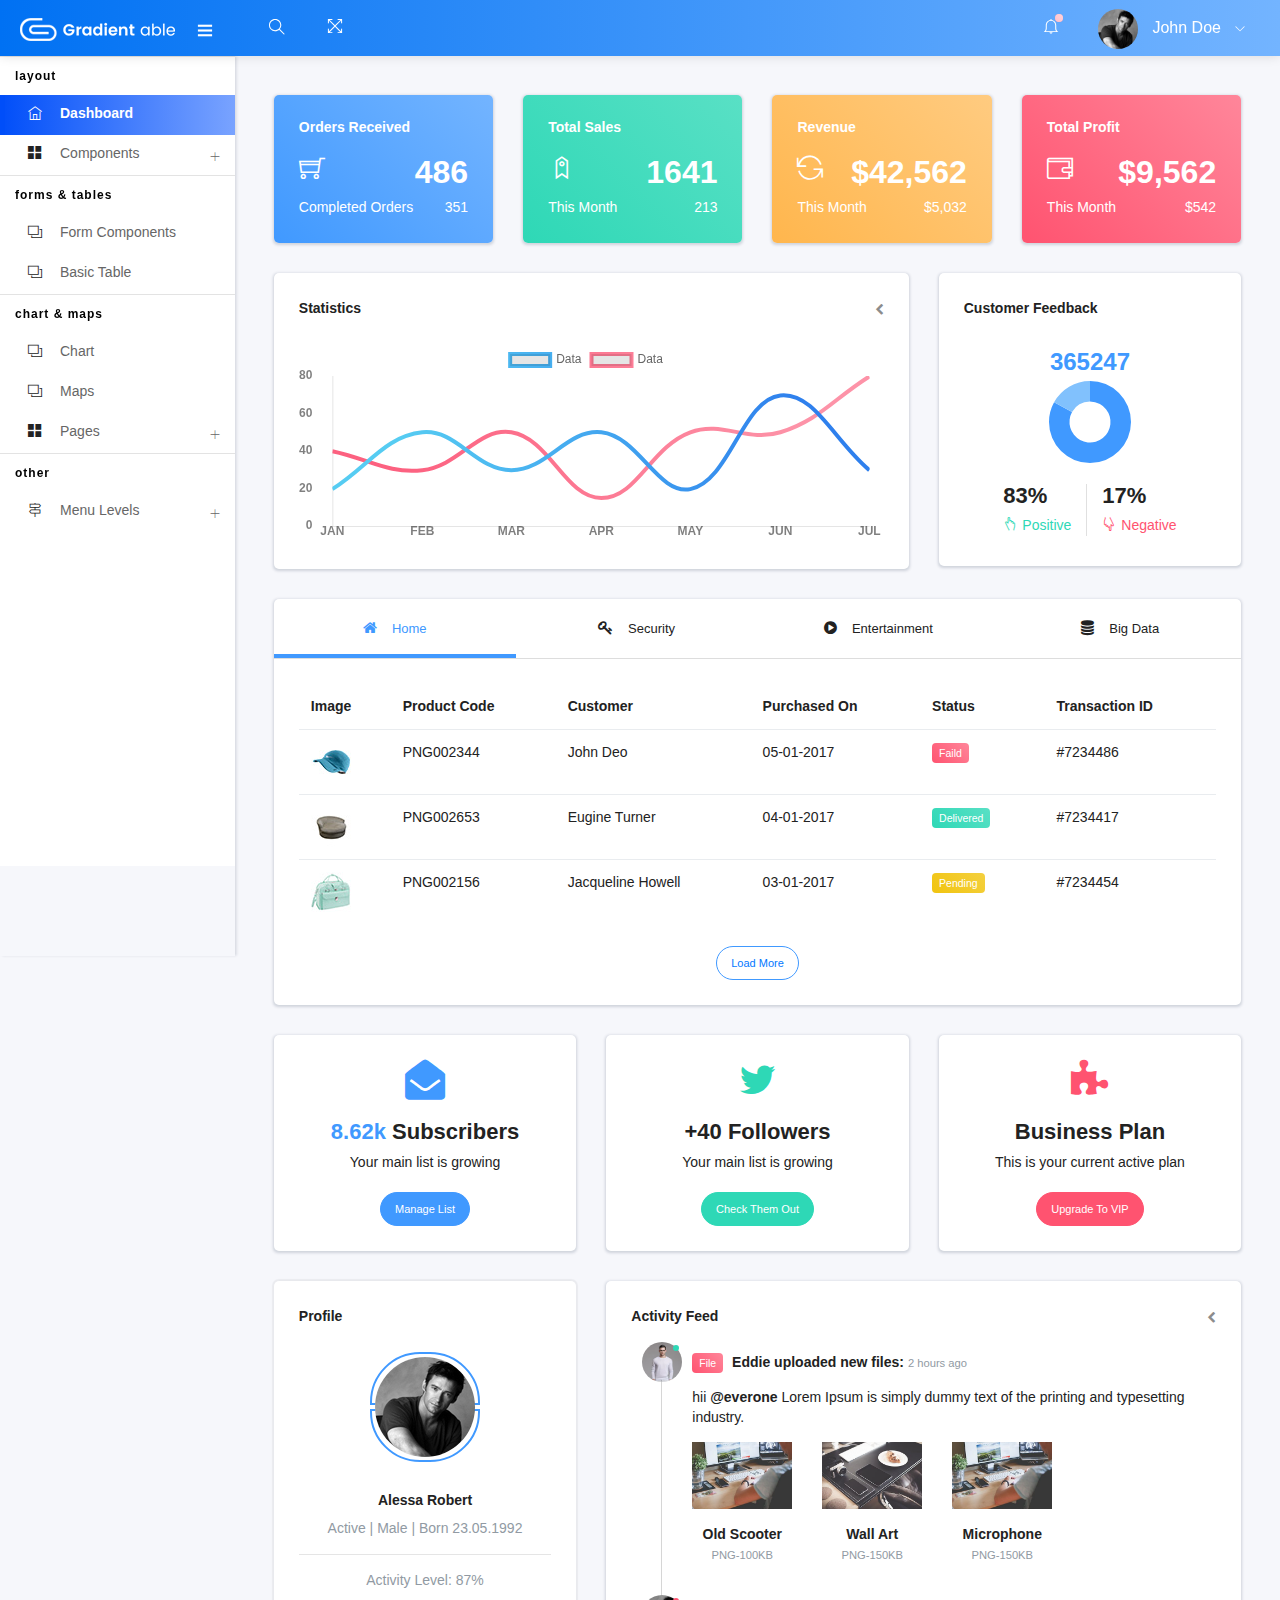
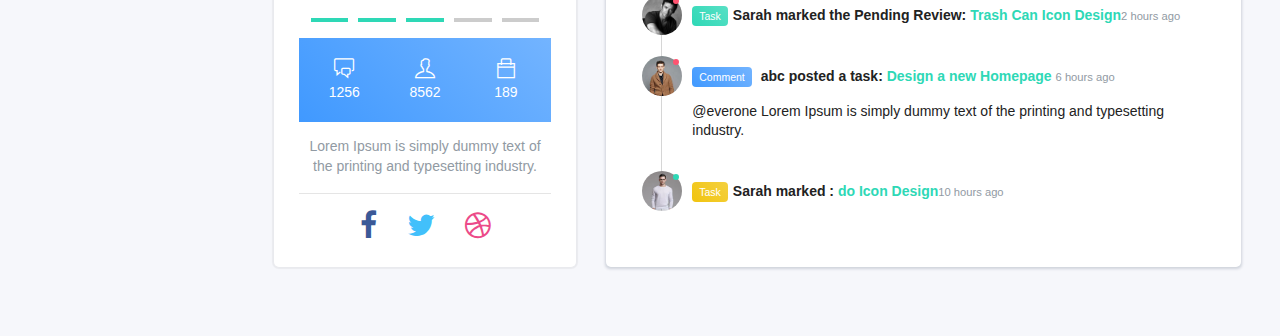
<file: main/jQuery/gradient-able-bsp4-lite/index.html>
<!DOCTYPE html>
<html lang="en">

<head>
    <title>Gradient Able bootstrap admin template by codedthemes </title>
    <!-- HTML5 Shim and Respond.js IE9 support of HTML5 elements and media queries -->
    <!-- WARNING: Respond.js doesn't work if you view the page via file:// -->
    <!--[if lt IE 9]>
      <script src="https://oss.maxcdn.com/libs/html5shiv/3.7.0/html5shiv.js"></script>
      <script src="https://oss.maxcdn.com/libs/respond.js/1.4.2/respond.min.js"></script>
      <![endif]-->
      <!-- Meta -->
      <meta charset="utf-8">
      <meta name="viewport" content="width=device-width, initial-scale=1.0, user-scalable=0, minimal-ui">
      <meta http-equiv="X-UA-Compatible" content="IE=edge" />
      <meta name="description" content="Gradient Able Bootstrap admin template made using Bootstrap 4. The starter version of Gradient Able is completely free for personal project." />
      <meta name="keywords" content="free dashboard template, free admin, free bootstrap template, bootstrap admin template, admin theme, admin dashboard, dashboard template, admin template, responsive" />
      <meta name="author" content="codedthemes">
      <!-- Favicon icon -->
      <link rel="icon" href="assets/images/favicon.ico" type="image/x-icon">
      <!-- Google font-->
      <link href="https://fonts.googleapis.com/css?family=Open+Sans:400,600" rel="stylesheet">
      <!-- Required Fremwork -->
      <link rel="stylesheet" type="text/css" href="assets/css/bootstrap/css/bootstrap.min.css">
      <!-- themify-icons line icon -->
      <link rel="stylesheet" type="text/css" href="assets/icon/themify-icons/themify-icons.css">
	  <link rel="stylesheet" type="text/css" href="assets/icon/font-awesome/css/font-awesome.min.css">
      <!-- ico font -->
      <link rel="stylesheet" type="text/css" href="assets/icon/icofont/css/icofont.css">
      <!-- Style.css -->
      <link rel="stylesheet" type="text/css" href="assets/css/style.css">
      <link rel="stylesheet" type="text/css" href="assets/css/jquery.mCustomScrollbar.css">
  </head>

  <body>
  <body>
	  <div class="fixed-button">
		<a href="https://codedthemes.com/item/gradient-able-admin-template" target="_blank" class="btn btn-md btn-primary">
			<i class="fa fa-shopping-cart" aria-hidden="true"></i> Upgrade To Pro
		</a>
	  </div>
       <!-- Pre-loader start -->
    <div class="theme-loader">
        <div class="loader-track">
            <div class="loader-bar"></div>
        </div>
    </div>
    <!-- Pre-loader end -->
    <div id="pcoded" class="pcoded">
        <div class="pcoded-overlay-box"></div>
        <div class="pcoded-container navbar-wrapper">

            <nav class="navbar header-navbar pcoded-header">
               <div class="navbar-wrapper">
                   <div class="navbar-logo">
                       <a class="mobile-menu" id="mobile-collapse" href="#!">
                           <i class="ti-menu"></i>
                       </a>
                       <div class="mobile-search">
                           <div class="header-search">
                               <div class="main-search morphsearch-search">
                                   <div class="input-group">
                                       <span class="input-group-addon search-close"><i class="ti-close"></i></span>
                                       <input type="text" class="form-control" placeholder="Enter Keyword">
                                       <span class="input-group-addon search-btn"><i class="ti-search"></i></span>
                                   </div>
                               </div>
                           </div>
                       </div>
                       <a href="index.html">
                           <img class="img-fluid" src="assets/images/logo.png" alt="Theme-Logo" />
                       </a>
                       <a class="mobile-options">
                           <i class="ti-more"></i>
                       </a>
                   </div>

                   <div class="navbar-container container-fluid">
                       <ul class="nav-left">
                           <li>
                               <div class="sidebar_toggle"><a href="javascript:void(0)"><i class="ti-menu"></i></a></div>
                           </li>
                           <li class="header-search">
                               <div class="main-search morphsearch-search">
                                   <div class="input-group">
                                       <span class="input-group-addon search-close"><i class="ti-close"></i></span>
                                       <input type="text" class="form-control">
                                       <span class="input-group-addon search-btn"><i class="ti-search"></i></span>
                                   </div>
                               </div>
                           </li>
                           <li>
                               <a href="#!" onclick="javascript:toggleFullScreen()">
                                   <i class="ti-fullscreen"></i>
                               </a>
                           </li>
                       </ul>
                       <ul class="nav-right">
                           <li class="header-notification">
                               <a href="#!">
                                   <i class="ti-bell"></i>
                                   <span class="badge bg-c-pink"></span>
                               </a>
                               <ul class="show-notification">
                                   <li>
                                       <h6>Notifications</h6>
                                       <label class="label label-danger">New</label>
                                   </li>
                                   <li>
                                       <div class="media">
                                           <img class="d-flex align-self-center img-radius" src="assets/images/avatar-2.jpg" alt="Generic placeholder image">
                                           <div class="media-body">
                                               <h5 class="notification-user">John Doe</h5>
                                               <p class="notification-msg">Lorem ipsum dolor sit amet, consectetuer elit.</p>
                                               <span class="notification-time">30 minutes ago</span>
                                           </div>
                                       </div>
                                   </li>
                                   <li>
                                       <div class="media">
                                           <img class="d-flex align-self-center img-radius" src="assets/images/avatar-4.jpg" alt="Generic placeholder image">
                                           <div class="media-body">
                                               <h5 class="notification-user">Joseph William</h5>
                                               <p class="notification-msg">Lorem ipsum dolor sit amet, consectetuer elit.</p>
                                               <span class="notification-time">30 minutes ago</span>
                                           </div>
                                       </div>
                                   </li>
                                   <li>
                                       <div class="media">
                                           <img class="d-flex align-self-center img-radius" src="assets/images/avatar-3.jpg" alt="Generic placeholder image">
                                           <div class="media-body">
                                               <h5 class="notification-user">Sara Soudein</h5>
                                               <p class="notification-msg">Lorem ipsum dolor sit amet, consectetuer elit.</p>
                                               <span class="notification-time">30 minutes ago</span>
                                           </div>
                                       </div>
                                   </li>
                               </ul>
                           </li>
                           
                           <li class="user-profile header-notification">
                               <a href="#!">
                                   <img src="assets/images/avatar-4.jpg" class="img-radius" alt="User-Profile-Image">
                                   <span>John Doe</span>
                                   <i class="ti-angle-down"></i>
                               </a>
                               <ul class="show-notification profile-notification">
                                   <li>
                                       <a href="#!">
                                           <i class="ti-settings"></i> Settings
                                       </a>
                                   </li>
                                   <li>
                                       <a href="user-profile.html">
                                           <i class="ti-user"></i> Profile
                                       </a>
                                   </li>
                                   
                                   <li>
                                       <a href="auth-lock-screen.html">
                                           <i class="ti-lock"></i> Lock Screen
                                       </a>
                                   </li>
                                   <li>
                                       <a href="auth-normal-sign-in.html">
                                       <i class="ti-layout-sidebar-left"></i> Logout
                                   </a>
                                   </li>
                               </ul>
                           </li>
                       </ul>
                   </div>
               </div>
           </nav>
            <div class="pcoded-main-container">
                <div class="pcoded-wrapper">
                    <nav class="pcoded-navbar">
                        <div class="sidebar_toggle"><a href="#"><i class="icon-close icons"></i></a></div>
                        <div class="pcoded-inner-navbar main-menu">
                            
                            <div class="pcoded-navigatio-lavel" data-i18n="nav.category.navigation">Layout</div>
                            <ul class="pcoded-item pcoded-left-item">
                                <li class="active">
                                    <a href="index.html">
                                        <span class="pcoded-micon"><i class="ti-home"></i><b>D</b></span>
                                        <span class="pcoded-mtext" data-i18n="nav.dash.main">Dashboard</span>
                                        <span class="pcoded-mcaret"></span>
                                    </a>
                                </li>
                                <li class="pcoded-hasmenu">
                                    <a href="javascript:void(0)">
                                        <span class="pcoded-micon"><i class="ti-layout-grid2-alt"></i></span>
                                        <span class="pcoded-mtext"  data-i18n="nav.basic-components.main">Components</span>
                                        <span class="pcoded-mcaret"></span>
                                    </a>
                                    <ul class="pcoded-submenu">
                                        <li class=" ">
                                            <a href="accordion.html">
                                                <span class="pcoded-micon"><i class="ti-angle-right"></i></span>
                                                <span class="pcoded-mtext" data-i18n="nav.basic-components.alert">Accordion</span>
                                                <span class="pcoded-mcaret"></span>
                                            </a>
                                        </li>
                                        <li class=" ">
                                            <a href="breadcrumb.html">
                                                <span class="pcoded-micon"><i class="ti-angle-right"></i></span>
                                                <span class="pcoded-mtext" data-i18n="nav.basic-components.breadcrumbs">Breadcrumbs</span>
                                                <span class="pcoded-mcaret"></span>
                                            </a>
                                        </li>
                                        <li class=" ">
                                            <a href="button.html">
                                                <span class="pcoded-micon"><i class="ti-angle-right"></i></span>
                                                <span class="pcoded-mtext" data-i18n="nav.basic-components.alert">Button</span>
                                                <span class="pcoded-mcaret"></span>
                                            </a>
                                        </li>
                                        <li class=" ">
                                            <a href="tabs.html">
                                                <span class="pcoded-micon"><i class="ti-angle-right"></i></span>
                                                <span class="pcoded-mtext" data-i18n="nav.basic-components.breadcrumbs">Tabs</span>
                                                <span class="pcoded-mcaret"></span>
                                            </a>
                                        </li>
                                        <li class=" ">
                                            <a href="color.html">
                                                <span class="pcoded-micon"><i class="ti-angle-right"></i></span>
                                                <span class="pcoded-mtext" data-i18n="nav.basic-components.alert">Color</span>
                                                <span class="pcoded-mcaret"></span>
                                            </a>
                                        </li>
                                        <li class=" ">
                                            <a href="label-badge.html">
                                                <span class="pcoded-micon"><i class="ti-angle-right"></i></span>
                                                <span class="pcoded-mtext" data-i18n="nav.basic-components.breadcrumbs">Label Badge</span>
                                                <span class="pcoded-mcaret"></span>
                                            </a>
                                        </li>
                                        <li class=" ">
                                            <a href="tooltip.html">
                                                <span class="pcoded-micon"><i class="ti-angle-right"></i></span>
                                                <span class="pcoded-mtext" data-i18n="nav.basic-components.alert">Tooltip</span>
                                                <span class="pcoded-mcaret"></span>
                                            </a>
                                        </li>
                                        <li class=" ">
                                            <a href="typography.html">
                                                <span class="pcoded-micon"><i class="ti-angle-right"></i></span>
                                                <span class="pcoded-mtext" data-i18n="nav.basic-components.breadcrumbs">Typography</span>
                                                <span class="pcoded-mcaret"></span>
                                            </a>
                                        </li>
                                        <li class=" ">
                                            <a href="notification.html">
                                                <span class="pcoded-micon"><i class="ti-angle-right"></i></span>
                                                <span class="pcoded-mtext" data-i18n="nav.basic-components.alert">Notification</span>
                                                <span class="pcoded-mcaret"></span>
                                            </a>
                                        </li>
                                        <li class=" ">
                                            <a href="icon-themify.html">
                                                <span class="pcoded-micon"><i class="ti-angle-right"></i></span>
                                                <span class="pcoded-mtext" data-i18n="nav.basic-components.breadcrumbs">Themify</span>
                                                <span class="pcoded-mcaret"></span>
                                            </a>
                                        </li>

                                    </ul>
                                </li>
                            </ul>
                            <div class="pcoded-navigatio-lavel" data-i18n="nav.category.forms">Forms &amp; Tables</div>
                            <ul class="pcoded-item pcoded-left-item">
                                <li>
                                    <a href="form-elements-component.html">
                                        <span class="pcoded-micon"><i class="ti-layers"></i><b>FC</b></span>
                                        <span class="pcoded-mtext" data-i18n="nav.form-components.main">Form Components</span>
                                        <span class="pcoded-mcaret"></span>
                                    </a>
                                </li>
                                <li>
                                    <a href="bs-basic-table.html">
                                        <span class="pcoded-micon"><i class="ti-layers"></i><b>FC</b></span>
                                        <span class="pcoded-mtext" data-i18n="nav.form-components.main">Basic Table</span>
                                        <span class="pcoded-mcaret"></span>
                                    </a>
                                </li>

                            </ul>

                            <div class="pcoded-navigatio-lavel" data-i18n="nav.category.forms">Chart &amp; Maps</div>
                            <ul class="pcoded-item pcoded-left-item">
                                <li>
                                    <a href="chart.html">
                                        <span class="pcoded-micon"><i class="ti-layers"></i><b>FC</b></span>
                                        <span class="pcoded-mtext" data-i18n="nav.form-components.main">Chart</span>
                                        <span class="pcoded-mcaret"></span>
                                    </a>
                                </li>
                                <li>
                                    <a href="map-google.html">
                                        <span class="pcoded-micon"><i class="ti-layers"></i><b>FC</b></span>
                                        <span class="pcoded-mtext" data-i18n="nav.form-components.main">Maps</span>
                                        <span class="pcoded-mcaret"></span>
                                    </a>
                                </li>
                                <li class="pcoded-hasmenu">
                                    <a href="javascript:void(0)">
                                        <span class="pcoded-micon"><i class="ti-layout-grid2-alt"></i></span>
                                        <span class="pcoded-mtext"  data-i18n="nav.basic-components.main">Pages</span>
                                        <span class="pcoded-mcaret"></span>
                                    </a>
                                    <ul class="pcoded-submenu">
                                        <li class=" ">
                                            <a href="auth-normal-sign-in.html">
                                                <span class="pcoded-micon"><i class="ti-angle-right"></i></span>
                                                <span class="pcoded-mtext" data-i18n="nav.basic-components.alert">Login</span>
                                                <span class="pcoded-mcaret"></span>
                                            </a>
                                        </li>
                                        <li class=" ">
                                            <a href="auth-sign-up.html">
                                                <span class="pcoded-micon"><i class="ti-angle-right"></i></span>
                                                <span class="pcoded-mtext" data-i18n="nav.basic-components.breadcrumbs">Register</span>
                                                <span class="pcoded-mcaret"></span>
                                            </a>
                                        </li>
                                        <li class=" ">
                                            <a href="sample-page.html">
                                                <span class="pcoded-micon"><i class="ti-angle-right"></i></span>
                                                <span class="pcoded-mtext" data-i18n="nav.basic-components.breadcrumbs">Sample Page</span>
                                                <span class="pcoded-mcaret"></span>
                                            </a>
                                        </li>
                                    </ul>
                                </li>

                            </ul>

                            <div class="pcoded-navigatio-lavel" data-i18n="nav.category.other">Other</div>
                            <ul class="pcoded-item pcoded-left-item">
                                <li class="pcoded-hasmenu ">
                                    <a href="javascript:void(0)">
                                        <span class="pcoded-micon"><i class="ti-direction-alt"></i><b>M</b></span>
                                        <span class="pcoded-mtext" data-i18n="nav.menu-levels.main">Menu Levels</span>
                                        <span class="pcoded-mcaret"></span>
                                    </a>
                                    <ul class="pcoded-submenu">
                                        <li class="">
                                            <a href="javascript:void(0)">
                                                <span class="pcoded-micon"><i class="ti-angle-right"></i></span>
                                                <span class="pcoded-mtext" data-i18n="nav.menu-levels.menu-level-21">Menu Level 2.1</span>
                                                <span class="pcoded-mcaret"></span>
                                            </a>
                                        </li>
                                        <li class="pcoded-hasmenu ">
                                            <a href="javascript:void(0)">
                                                <span class="pcoded-micon"><i class="ti-direction-alt"></i></span>
                                                <span class="pcoded-mtext" data-i18n="nav.menu-levels.menu-level-22.main">Menu Level 2.2</span>
                                                <span class="pcoded-mcaret"></span>
                                            </a>
                                            <ul class="pcoded-submenu">
                                                <li class="">
                                                    <a href="javascript:void(0)">
                                                        <span class="pcoded-micon"><i class="ti-angle-right"></i></span>
                                                        <span class="pcoded-mtext" data-i18n="nav.menu-levels.menu-level-22.menu-level-31">Menu Level 3.1</span>
                                                        <span class="pcoded-mcaret"></span>
                                                    </a>
                                                </li>
                                            </ul>
                                        </li>
                                        <li class="">
                                            <a href="javascript:void(0)">
                                                <span class="pcoded-micon"><i class="ti-angle-right"></i></span>
                                                <span class="pcoded-mtext" data-i18n="nav.menu-levels.menu-level-23">Menu Level 2.3</span>
                                                <span class="pcoded-mcaret"></span>
                                            </a>
                                        </li>

                                    </ul>
                                </li>
                            </ul>
                        </div>
                    </nav>
                    <div class="pcoded-content">
                        <div class="pcoded-inner-content">
                            <div class="main-body">
                                <div class="page-wrapper">

                                    <div class="page-body">
                                      <div class="row">

                                            <!-- order-card start -->
                                            <div class="col-md-6 col-xl-3">
                                                <div class="card bg-c-blue order-card">
                                                    <div class="card-block">
                                                        <h6 class="m-b-20">Orders Received</h6>
                                                        <h2 class="text-right"><i class="ti-shopping-cart f-left"></i><span>486</span></h2>
                                                        <p class="m-b-0">Completed Orders<span class="f-right">351</span></p>
                                                    </div>
                                                </div>
                                            </div>
                                            <div class="col-md-6 col-xl-3">
                                                <div class="card bg-c-green order-card">
                                                    <div class="card-block">
                                                        <h6 class="m-b-20">Total Sales</h6>
                                                        <h2 class="text-right"><i class="ti-tag f-left"></i><span>1641</span></h2>
                                                        <p class="m-b-0">This Month<span class="f-right">213</span></p>
                                                    </div>
                                                </div>
                                            </div>
                                            <div class="col-md-6 col-xl-3">
                                                <div class="card bg-c-yellow order-card">
                                                    <div class="card-block">
                                                        <h6 class="m-b-20">Revenue</h6>
                                                        <h2 class="text-right"><i class="ti-reload f-left"></i><span>$42,562</span></h2>
                                                        <p class="m-b-0">This Month<span class="f-right">$5,032</span></p>
                                                    </div>
                                                </div>
                                            </div>
                                            <div class="col-md-6 col-xl-3">
                                                <div class="card bg-c-pink order-card">
                                                    <div class="card-block">
                                                        <h6 class="m-b-20">Total Profit</h6>
                                                        <h2 class="text-right"><i class="ti-wallet f-left"></i><span>$9,562</span></h2>
                                                        <p class="m-b-0">This Month<span class="f-right">$542</span></p>
                                                    </div>
                                                </div>
                                            </div>
                                            <!-- order-card end -->

                                            <!-- statustic and process start -->
                                            <div class="col-lg-8 col-md-12">
                                                <div class="card">
                                                    <div class="card-header">
                                                        <h5>Statistics</h5>
                                                        <div class="card-header-right">
                                                            <ul class="list-unstyled card-option">
                                                                <li><i class="fa fa-chevron-left"></i></li>
                                                                <li><i class="fa fa-window-maximize full-card"></i></li>
                                                                <li><i class="fa fa-minus minimize-card"></i></li>
                                                                <li><i class="fa fa-refresh reload-card"></i></li>
                                                                <li><i class="fa fa-times close-card"></i></li>
                                                            </ul>
                                                        </div>
                                                    </div>
                                                    <div class="card-block">
                                                        <canvas id="Statistics-chart" height="200"></canvas>
                                                    </div>
                                                </div>
                                            </div>
                                            <div class="col-lg-4 col-md-12">
                                                <div class="card">
                                                    <div class="card-header">
                                                        <h5>Customer Feedback</h5>
                                                    </div>
                                                    <div class="card-block">
                                                        <span class="d-block text-c-blue f-24 f-w-600 text-center">365247</span>
                                                        <canvas id="feedback-chart" height="100"></canvas>
                                                        <div class="row justify-content-center m-t-15">
                                                            <div class="col-auto b-r-default m-t-5 m-b-5">
                                                                <h4>83%</h4>
                                                                <p class="text-success m-b-0"><i class="ti-hand-point-up m-r-5"></i>Positive</p>
                                                            </div>
                                                            <div class="col-auto m-t-5 m-b-5">
                                                                <h4>17%</h4>
                                                                <p class="text-danger m-b-0"><i class="ti-hand-point-down m-r-5"></i>Negative</p>
                                                            </div>
                                                        </div>
                                                    </div>
                                                </div>
                                            </div>
                                            <!-- statustic and process end -->
											<!-- tabs card start -->
                                            <div class="col-sm-12">
                                                <div class="card tabs-card">
                                                    <div class="card-block p-0">
                                                        <!-- Nav tabs -->
                                                        <ul class="nav nav-tabs md-tabs" role="tablist">
                                                            <li class="nav-item">
                                                                <a class="nav-link active" data-toggle="tab" href="#home3" role="tab"><i class="fa fa-home"></i>Home</a>
                                                                <div class="slide"></div>
                                                            </li>
                                                            <li class="nav-item">
                                                                <a class="nav-link" data-toggle="tab" href="#profile3" role="tab"><i class="fa fa-key"></i>Security</a>
                                                                <div class="slide"></div>
                                                            </li>
                                                            <li class="nav-item">
                                                                <a class="nav-link" data-toggle="tab" href="#messages3" role="tab"><i class="fa fa-play-circle"></i>Entertainment</a>
                                                                <div class="slide"></div>
                                                            </li>
                                                            <li class="nav-item">
                                                                <a class="nav-link" data-toggle="tab" href="#settings3" role="tab"><i class="fa fa-database"></i>Big Data</a>
                                                                <div class="slide"></div>
                                                            </li>
                                                        </ul>
                                                        <!-- Tab panes -->
                                                        <div class="tab-content card-block">
                                                            <div class="tab-pane active" id="home3" role="tabpanel">

                                                                <div class="table-responsive">
                                                                    <table class="table">
                                                                        <tr>
                                                                            <th>Image</th>
                                                                            <th>Product Code</th>
                                                                            <th>Customer</th>
                                                                            <th>Purchased On</th>
                                                                            <th>Status</th>
                                                                            <th>Transaction ID</th>
                                                                        </tr>
                                                                        <tr>
                                                                            <td><img src="assets/images/product/prod2.jpg" alt="prod img" class="img-fluid"></td>
                                                                            <td>PNG002344</td>
                                                                            <td>John Deo</td>
                                                                            <td>05-01-2017</td>
                                                                            <td><span class="label label-danger">Faild</span></td>
                                                                            <td>#7234486</td>
                                                                        </tr>
                                                                        <tr>
                                                                            <td><img src="assets/images/product/prod3.jpg" alt="prod img" class="img-fluid"></td>
                                                                            <td>PNG002653</td>
                                                                            <td>Eugine Turner</td>
                                                                            <td>04-01-2017</td>
                                                                            <td><span class="label label-success">Delivered</span></td>
                                                                            <td>#7234417</td>
                                                                        </tr>
                                                                        <tr>
                                                                            <td><img src="assets/images/product/prod4.jpg" alt="prod img" class="img-fluid"></td>
                                                                            <td>PNG002156</td>
                                                                            <td>Jacqueline Howell</td>
                                                                            <td>03-01-2017</td>
                                                                            <td><span class="label label-warning">Pending</span></td>
                                                                            <td>#7234454</td>
                                                                        </tr>
                                                                    </table>
                                                                </div>
                                                                <div class="text-center">
                                                                    <button class="btn btn-outline-primary btn-round btn-sm">Load More</button>
                                                                </div>
                                                            </div>
                                                            <div class="tab-pane" id="profile3" role="tabpanel">

                                                                <div class="table-responsive">
                                                                    <table class="table">
                                                                        <tr>
                                                                            <th>Image</th>
                                                                            <th>Product Code</th>
                                                                            <th>Customer</th>
                                                                            <th>Purchased On</th>
                                                                            <th>Status</th>
                                                                            <th>Transaction ID</th>
                                                                        </tr>
                                                                        <tr>
                                                                            <td><img src="assets/images/product/prod3.jpg" alt="prod img" class="img-fluid"></td>
                                                                            <td>PNG002653</td>
                                                                            <td>Eugine Turner</td>
                                                                            <td>04-01-2017</td>
                                                                            <td><span class="label label-success">Delivered</span></td>
                                                                            <td>#7234417</td>
                                                                        </tr>
                                                                        <tr>
                                                                            <td><img src="assets/images/product/prod4.jpg" alt="prod img" class="img-fluid"></td>
                                                                            <td>PNG002156</td>
                                                                            <td>Jacqueline Howell</td>
                                                                            <td>03-01-2017</td>
                                                                            <td><span class="label label-warning">Pending</span></td>
                                                                            <td>#7234454</td>
                                                                        </tr>
                                                                    </table>
                                                                </div>
                                                                <div class="text-center">
                                                                    <button class="btn btn-outline-primary btn-round btn-sm">Load More</button>
                                                                </div>
                                                            </div>
                                                            <div class="tab-pane" id="messages3" role="tabpanel">

                                                                <div class="table-responsive">
                                                                    <table class="table">
                                                                        <tr>
                                                                            <th>Image</th>
                                                                            <th>Product Code</th>
                                                                            <th>Customer</th>
                                                                            <th>Purchased On</th>
                                                                            <th>Status</th>
                                                                            <th>Transaction ID</th>
                                                                        </tr>
                                                                        <tr>
                                                                            <td><img src="assets/images/product/prod1.jpg" alt="prod img" class="img-fluid"></td>
                                                                            <td>PNG002413</td>
                                                                            <td>Jane Elliott</td>
                                                                            <td>06-01-2017</td>
                                                                            <td><span class="label label-primary">Shipping</span></td>
                                                                            <td>#7234421</td>
                                                                        </tr>
                                                                        <tr>
                                                                            <td><img src="assets/images/product/prod4.jpg" alt="prod img" class="img-fluid"></td>
                                                                            <td>PNG002156</td>
                                                                            <td>Jacqueline Howell</td>
                                                                            <td>03-01-2017</td>
                                                                            <td><span class="label label-warning">Pending</span></td>
                                                                            <td>#7234454</td>
                                                                        </tr>
                                                                    </table>
                                                                </div>
                                                                <div class="text-center">
                                                                    <button class="btn btn-outline-primary btn-round btn-sm">Load More</button>
                                                                </div>
                                                            </div>
                                                            <div class="tab-pane" id="settings3" role="tabpanel">

                                                                <div class="table-responsive">
                                                                    <table class="table">
                                                                        <tr>
                                                                            <th>Image</th>
                                                                            <th>Product Code</th>
                                                                            <th>Customer</th>
                                                                            <th>Purchased On</th>
                                                                            <th>Status</th>
                                                                            <th>Transaction ID</th>
                                                                        </tr>
                                                                        <tr>
                                                                            <td><img src="assets/images/product/prod1.jpg" alt="prod img" class="img-fluid"></td>
                                                                            <td>PNG002413</td>
                                                                            <td>Jane Elliott</td>
                                                                            <td>06-01-2017</td>
                                                                            <td><span class="label label-primary">Shipping</span></td>
                                                                            <td>#7234421</td>
                                                                        </tr>
                                                                        <tr>
                                                                            <td><img src="assets/images/product/prod2.jpg" alt="prod img" class="img-fluid"></td>
                                                                            <td>PNG002344</td>
                                                                            <td>John Deo</td>
                                                                            <td>05-01-2017</td>
                                                                            <td><span class="label label-danger">Faild</span></td>
                                                                            <td>#7234486</td>
                                                                        </tr>
                                                                    </table>
                                                                </div>
                                                                <div class="text-center">
                                                                    <button class="btn btn-outline-primary btn-round btn-sm">Load More</button>
                                                                </div>
                                                            </div>
                                                        </div>
                                                    </div>
                                                </div>
                                            </div>
                                            <!-- tabs card end -->

                                            <!-- social statustic start -->
                                            <div class="col-md-12 col-lg-4">
                                                <div class="card">
                                                    <div class="card-block text-center">
                                                        <i class="fa fa-envelope-open text-c-blue d-block f-40"></i>
                                                        <h4 class="m-t-20"><span class="text-c-blue">8.62k</span> Subscribers</h4>
                                                        <p class="m-b-20">Your main list is growing</p>
                                                        <button class="btn btn-primary btn-sm btn-round">Manage List</button>
                                                    </div>
                                                </div>
                                            </div>
                                            <div class="col-md-6 col-lg-4">
                                                <div class="card">
                                                    <div class="card-block text-center">
                                                        <i class="fa fa-twitter text-c-green d-block f-40"></i>
                                                        <h4 class="m-t-20"><span class="text-c-blgreenue">+40</span> Followers</h4>
                                                        <p class="m-b-20">Your main list is growing</p>
                                                        <button class="btn btn-success btn-sm btn-round">Check them out</button>
                                                    </div>
                                                </div>
                                            </div>
                                            <div class="col-md-6 col-lg-4">
                                                <div class="card">
                                                    <div class="card-block text-center">
                                                        <i class="fa fa-puzzle-piece text-c-pink d-block f-40"></i>
                                                        <h4 class="m-t-20">Business Plan</h4>
                                                        <p class="m-b-20">This is your current active plan</p>
                                                        <button class="btn btn-danger btn-sm btn-round">Upgrade to VIP</button>
                                                    </div>
                                                </div>
                                            </div>
                                            <!-- social statustic end -->

                                            <!-- users visite and profile start -->
                                            <div class="col-md-4">
                                                <div class="card user-card">
                                                    <div class="card-header">
                                                        <h5>Profile</h5>
                                                    </div>
                                                    <div class="card-block">
                                                        <div class="usre-image">
                                                            <img src="assets/images/avatar-4.jpg" class="img-radius" alt="User-Profile-Image">
                                                        </div>
                                                        <h6 class="f-w-600 m-t-25 m-b-10">Alessa Robert</h6>
                                                        <p class="text-muted">Active | Male | Born 23.05.1992</p>
                                                        <hr/>
                                                        <p class="text-muted m-t-15">Activity Level: 87%</p>
                                                        <ul class="list-unstyled activity-leval">
                                                            <li class="active"></li>
                                                            <li class="active"></li>
                                                            <li class="active"></li>
                                                            <li></li>
                                                            <li></li>
                                                        </ul>
                                                        <div class="bg-c-blue counter-block m-t-10 p-20">
                                                            <div class="row">
                                                                <div class="col-4">
                                                                    <i class="ti-comments"></i>
                                                                    <p>1256</p>
                                                                </div>
                                                                <div class="col-4">
                                                                    <i class="ti-user"></i>
                                                                    <p>8562</p>
                                                                </div>
                                                                <div class="col-4">
                                                                    <i class="ti-bag"></i>
                                                                    <p>189</p>
                                                                </div>
                                                            </div>
                                                        </div>
                                                        <p class="m-t-15 text-muted">Lorem Ipsum is simply dummy text of the printing and typesetting industry.</p>
                                                        <hr/>
                                                        <div class="row justify-content-center user-social-link">
                                                            <div class="col-auto"><a href="#!"><i class="fa fa-facebook text-facebook"></i></a></div>
                                                            <div class="col-auto"><a href="#!"><i class="fa fa-twitter text-twitter"></i></a></div>
                                                            <div class="col-auto"><a href="#!"><i class="fa fa-dribbble text-dribbble"></i></a></div>
                                                        </div>
                                                    </div>
                                                </div>
                                            </div>
                                            <div class="col-md-8">
                                                <div class="card">
                                                    <div class="card-header">
                                                        <h5>Activity Feed</h5>
                                                        <div class="card-header-right">
                                                            <ul class="list-unstyled card-option">
                                                                <li><i class="fa fa-chevron-left"></i></li>
                                                                <li><i class="fa fa-window-maximize full-card"></i></li>
                                                                <li><i class="fa fa-minus minimize-card"></i></li>
                                                                <li><i class="fa fa-refresh reload-card"></i></li>
                                                                <li><i class="fa fa-times close-card"></i></li>
                                                            </ul>
                                                        </div>
                                                    </div>
                                                    <div class="card-block">
                                                        <ul class="feed-blog">
                                                            <li class="active-feed">
                                                                <div class="feed-user-img">
                                                                    <img src="assets/images/avatar-3.jpg" class="img-radius " alt="User-Profile-Image">
                                                                </div>
                                                                <h6><span class="label label-danger">File</span> Eddie uploaded new files: <small class="text-muted">2 hours ago</small></h6>
                                                                <p class="m-b-15 m-t-15">hii <b> @everone</b> Lorem Ipsum is simply dummy text of the printing and typesetting industry.</p>
                                                                <div class="row">
                                                                    <div class="col-auto text-center">
                                                                        <img src="assets/images/blog/blog-r-1.jpg" alt="img" class="img-fluid img-100">
                                                                        <h6 class="m-t-15 m-b-0">Old Scooter</h6>
                                                                        <p class="text-muted m-b-0"><small>PNG-100KB</small></p>
                                                                    </div>
                                                                    <div class="col-auto text-center">
                                                                        <img src="assets/images/blog/blog-r-2.jpg" alt="img" class="img-fluid img-100">
                                                                        <h6 class="m-t-15 m-b-0">Wall Art</h6>
                                                                        <p class="text-muted m-b-0"><small>PNG-150KB</small></p>
                                                                    </div>
                                                                    <div class="col-auto text-center">
                                                                        <img src="assets/images/blog/blog-r-3.jpg" alt="img" class="img-fluid img-100">
                                                                        <h6 class="m-t-15 m-b-0">Microphone</h6>
                                                                        <p class="text-muted m-b-0"><small>PNG-150KB</small></p>
                                                                    </div>
                                                                </div>
                                                            </li>
                                                            <li class="diactive-feed">
                                                                <div class="feed-user-img">
                                                                    <img src="assets/images/avatar-4.jpg" class="img-radius " alt="User-Profile-Image">
                                                                </div>
                                                                <h6><span class="label label-success">Task</span>Sarah marked the Pending Review: <span class="text-c-green"> Trash Can Icon Design</span><small class="text-muted">2 hours ago</small></h6>
                                                            </li>
                                                            <li class="diactive-feed">
                                                                <div class="feed-user-img">
                                                                    <img src="assets/images/avatar-2.jpg" class="img-radius " alt="User-Profile-Image">
                                                                </div>
                                                                <h6><span class="label label-primary">comment</span> abc posted a task:  <span class="text-c-green">Design a new Homepage</span>  <small class="text-muted">6 hours ago</small></h6>
                                                                <p class="m-b-15 m-t-15"hii <b> @everone</b> Lorem Ipsum is simply dummy text of the printing and typesetting industry.</p>
                                                            </li>
                                                            <li class="active-feed">
                                                                <div class="feed-user-img">
                                                                    <img src="assets/images/avatar-3.jpg" class="img-radius " alt="User-Profile-Image">
                                                                </div>
                                                                <h6><span class="label label-warning">Task</span>Sarah marked : <span class="text-c-green"> do Icon Design</span><small class="text-muted">10 hours ago</small></h6>
                                                            </li>
                                                        </ul>
                                                    </div>
                                                </div>
                                            </div>
                                            <!-- users visite and profile end -->

                                        </div>
                                    </div>

                                    <div id="styleSelector">

                                    </div>
                                </div>
                            </div>
                        </div>
                    </div>
                </div>
            </div>
        </div>

        <!-- Warning Section Starts -->
        <!-- Older IE warning message -->
    <!--[if lt IE 9]>
<div class="ie-warning">
    <h1>Warning!!</h1>
    <p>You are using an outdated version of Internet Explorer, please upgrade <br/>to any of the following web browsers to access this website.</p>
    <div class="iew-container">
        <ul class="iew-download">
            <li>
                <a href="http://www.google.com/chrome/">
                    <img src="assets/images/browser/chrome.png" alt="Chrome">
                    <div>Chrome</div>
                </a>
            </li>
            <li>
                <a href="https://www.mozilla.org/en-US/firefox/new/">
                    <img src="assets/images/browser/firefox.png" alt="Firefox">
                    <div>Firefox</div>
                </a>
            </li>
            <li>
                <a href="http://www.opera.com">
                    <img src="assets/images/browser/opera.png" alt="Opera">
                    <div>Opera</div>
                </a>
            </li>
            <li>
                <a href="https://www.apple.com/safari/">
                    <img src="assets/images/browser/safari.png" alt="Safari">
                    <div>Safari</div>
                </a>
            </li>
            <li>
                <a href="http://windows.microsoft.com/en-us/internet-explorer/download-ie">
                    <img src="assets/images/browser/ie.png" alt="">
                    <div>IE (9 & above)</div>
                </a>
            </li>
        </ul>
    </div>
    <p>Sorry for the inconvenience!</p>
</div>
<![endif]-->
<!-- Warning Section Ends -->
<!-- Required Jquery -->
<script type="text/javascript" src="assets/js/jquery/jquery.min.js"></script>
<script type="text/javascript" src="assets/js/jquery-ui/jquery-ui.min.js"></script>
<script type="text/javascript" src="assets/js/popper.js/popper.min.js"></script>
<script type="text/javascript" src="assets/js/bootstrap/js/bootstrap.min.js"></script>
<!-- jquery slimscroll js -->
<script type="text/javascript" src="assets/js/jquery-slimscroll/jquery.slimscroll.js"></script>
<!-- modernizr js -->
<script type="text/javascript" src="assets/js/modernizr/modernizr.js"></script>
<!-- am chart -->
<script src="assets/pages/widget/amchart/amcharts.min.js"></script>
<script src="assets/pages/widget/amchart/serial.min.js"></script>
<!-- Chart js -->
<script type="text/javascript" src="assets/js/chart.js/Chart.js"></script>
<!-- Todo js -->
<script type="text/javascript " src="assets/pages/todo/todo.js "></script>
<!-- Custom js -->
<script type="text/javascript" src="assets/pages/dashboard/custom-dashboard.min.js"></script>
<script type="text/javascript" src="assets/js/script.js"></script>
<script type="text/javascript " src="assets/js/SmoothScroll.js"></script>
<script src="assets/js/pcoded.min.js"></script>
<script src="assets/js/vartical-demo.js"></script>
<script src="assets/js/jquery.mCustomScrollbar.concat.min.js"></script>
</body>

</html>
</file>
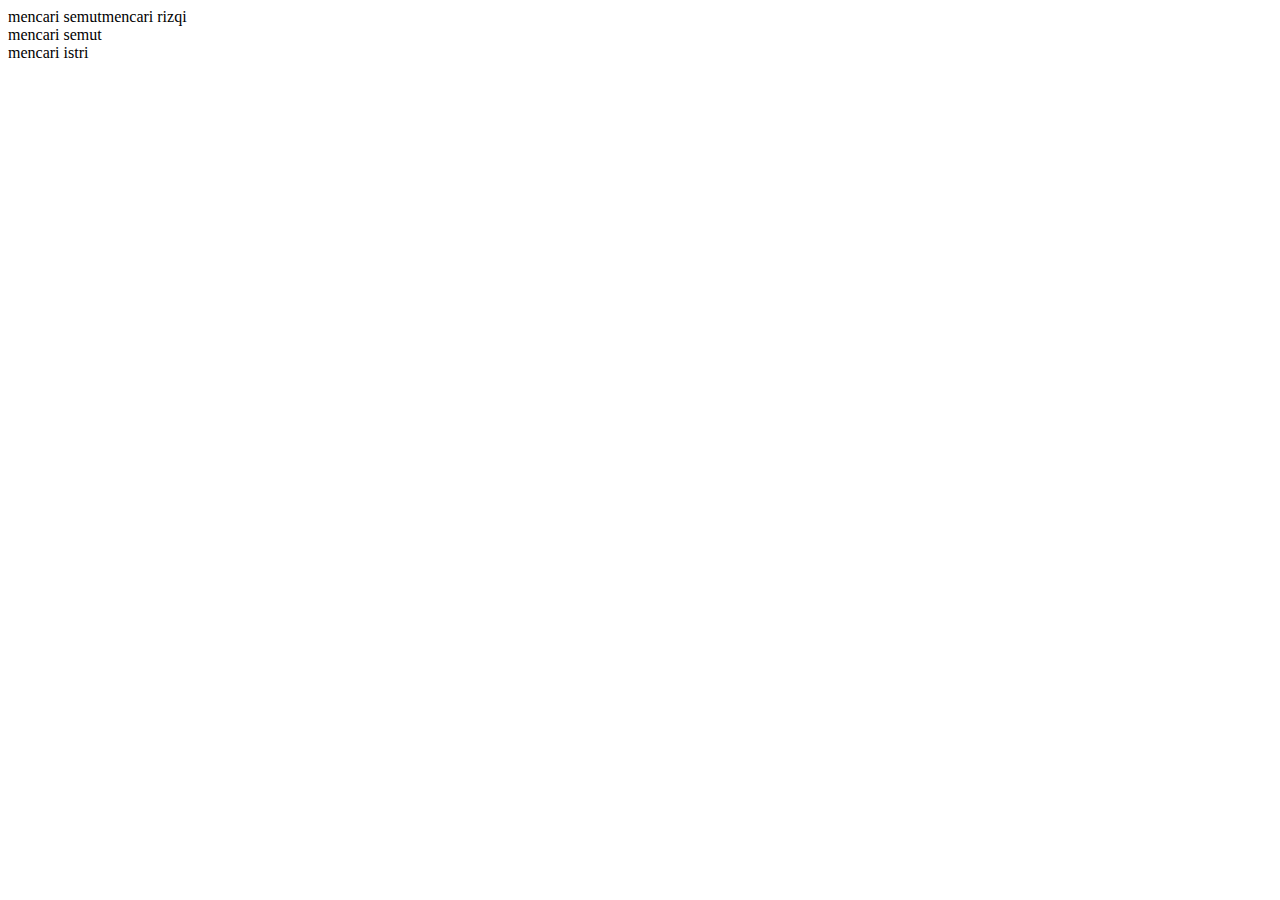
<file: main/jQuery/Object/index.html>
<!DOCTYPE html>
<html>
<head>
	<title>Object</title>
</head>
<body>


<script type="text/javascript">
	var nomor 	= '4224';

	var mobil 	= {
		warna: "merah",
		merek: 'Mercedez',
		plat: 'BM ${nomor} CM',
		pintu: {
			kaca: {
				ukuran: '500x1000',
				warna: 'pilem',
			},
			gagang: false,
			tombol: false,
		},
	};

	var article = {
		data: [
			{
				id:1,
				judul: 'mencari rizqi',
				author: 'anang',
			},
			{
				id:2,
				judul: 'mencari semut',
				author: 'iyasmzn',
			},
			{
				id:3,
				judul: 'mencari istri',
				author: 'craft',
			},
		],
		meta: {
			status: '200',
		},
	};

	alert(mobil.pintu.kaca.ukuran);
	document.write(article.data[1].judul);

	// Cara yang benar
	article.data.forEach( function(art) {
		document.write(art.judul);
		document.write('<br />');
	});
</script>
</body>
</html>
</file>
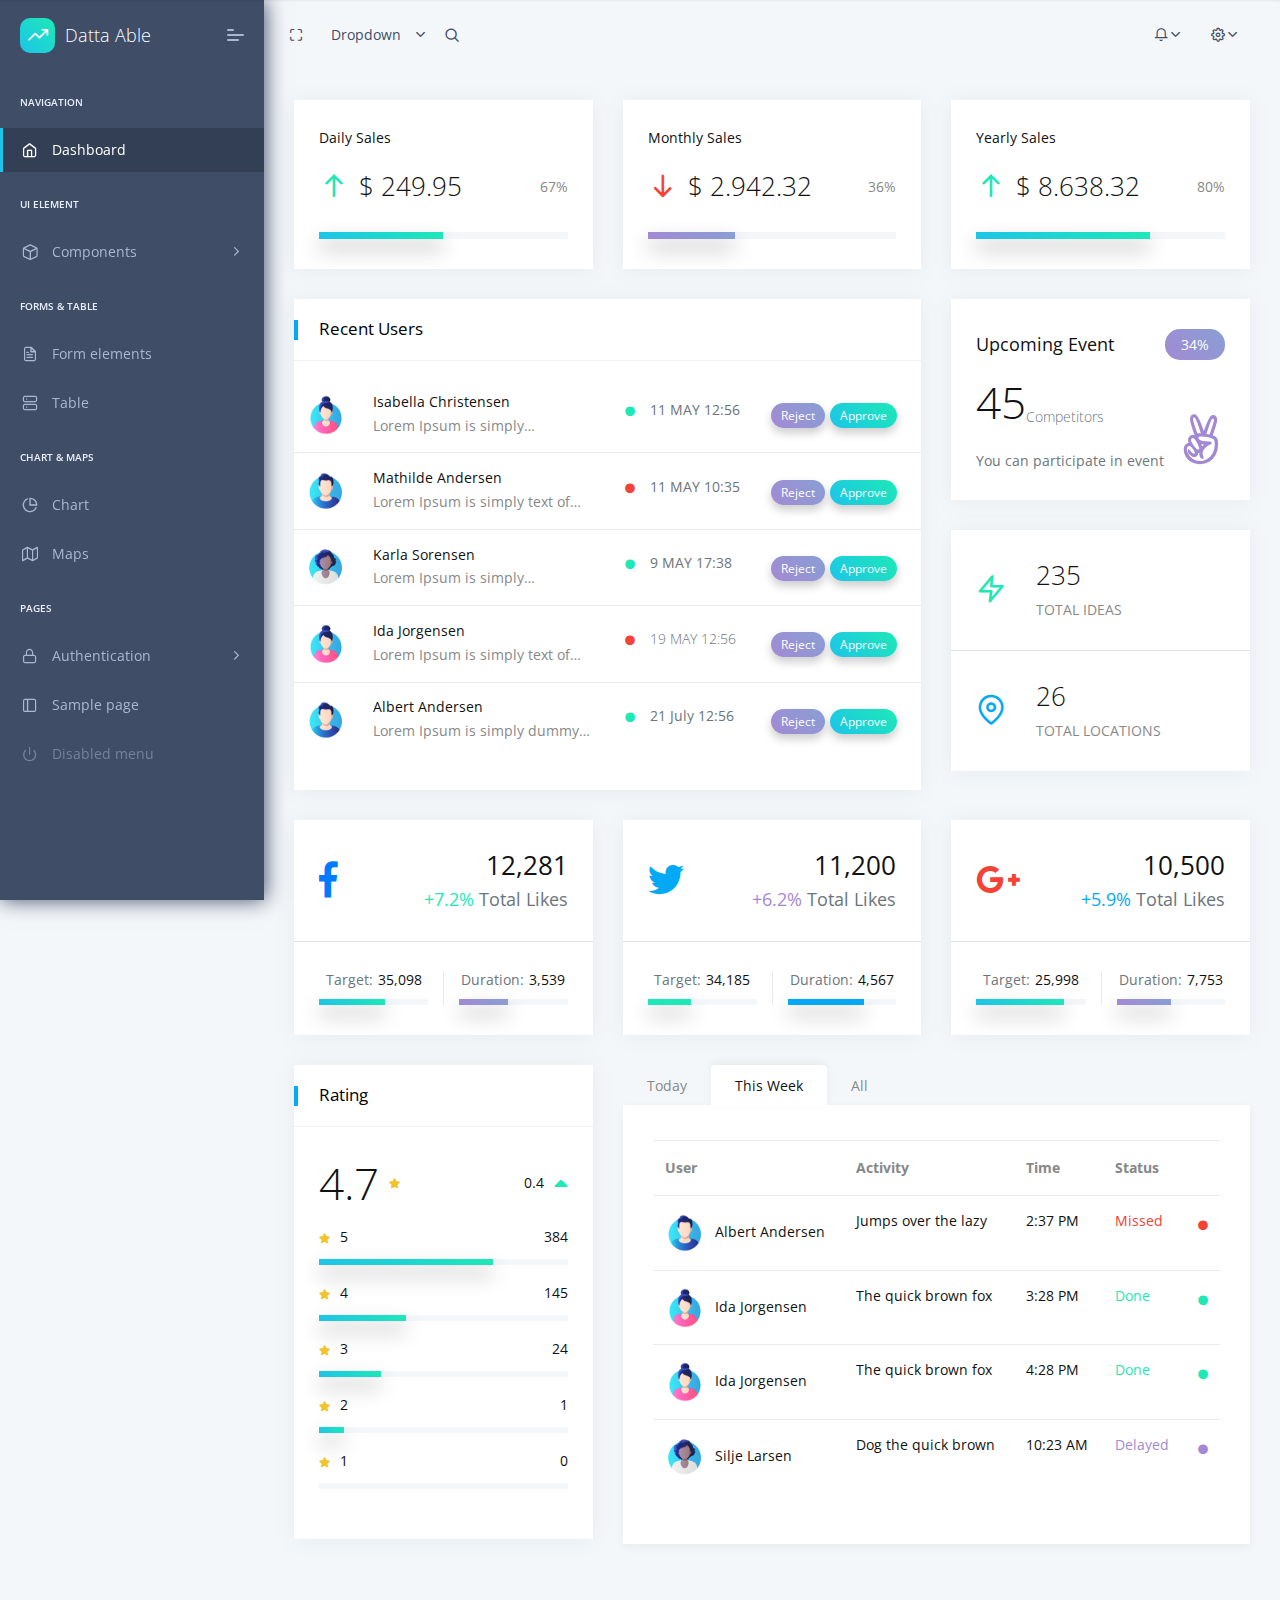
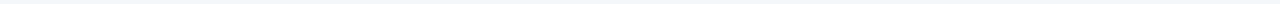
<file: main/jQuery/Cms/display/template/data/index.html>
<!DOCTYPE html>
<html lang="en">

<head>
    <title>Datta Able Free Bootstrap 4 Admin Template</title>
    <!-- HTML5 Shim and Respond.js IE11 support of HTML5 elements and media queries -->
    <!-- WARNING: Respond.js doesn't work if you view the page via file:// -->
    <!--[if lt IE 11]>
		<script src="https://oss.maxcdn.com/libs/html5shiv/3.7.0/html5shiv.js"></script>
		<script src="https://oss.maxcdn.com/libs/respond.js/1.4.2/respond.min.js"></script>
		<![endif]-->
    <!-- Meta -->
    <meta charset="utf-8">
    <meta name="viewport" content="width=device-width, initial-scale=1.0, user-scalable=0, minimal-ui">
    <meta http-equiv="X-UA-Compatible" content="IE=edge" />
    <meta name="description" content="Free Datta Able Admin Template come up with latest Bootstrap 4 framework with basic components, form elements and lots of pre-made layout options" />
    <meta name="keywords" content="admin templates, bootstrap admin templates, bootstrap 4, dashboard, dashboard templets, sass admin templets, html admin templates, responsive, bootstrap admin templates free download,premium bootstrap admin templates, datta able, datta able bootstrap admin template, free admin theme, free dashboard template"/>
    <meta name="author" content="CodedThemes"/>

    <!-- Favicon icon -->
    <link rel="icon" href="assets/images/favicon.ico" type="image/x-icon">
    <!-- fontawesome icon -->
    <link rel="stylesheet" href="assets/fonts/fontawesome/css/fontawesome-all.min.css">
    <!-- animation css -->
    <link rel="stylesheet" href="assets/plugins/animation/css/animate.min.css">
    <!-- vendor css -->
    <link rel="stylesheet" href="assets/css/style.css">

</head>

<body>
    <!-- [ Pre-loader ] start -->
    <div class="loader-bg">
        <div class="loader-track">
            <div class="loader-fill"></div>
        </div>
    </div>
    <!-- [ Pre-loader ] End -->
    <!-- [ navigation menu ] start -->
    <nav class="pcoded-navbar">
        <div class="navbar-wrapper">
            <div class="navbar-brand header-logo">
                <a href="index.html" class="b-brand">
                    <div class="b-bg">
                        <i class="feather icon-trending-up"></i>
                    </div>
                    <span class="b-title">Datta Able</span>
                </a>
                <a class="mobile-menu" id="mobile-collapse" href="javascript:"><span></span></a>
            </div>
            <div class="navbar-content scroll-div">
                <ul class="nav pcoded-inner-navbar">
                    <li class="nav-item pcoded-menu-caption">
                        <label>Navigation</label>
                    </li>
                    <li data-username="dashboard Default Ecommerce CRM Analytics Crypto Project" class="nav-item active">
                        <a href="index.html" class="nav-link "><span class="pcoded-micon"><i class="feather icon-home"></i></span><span class="pcoded-mtext">Dashboard</span></a>
                    </li>
                    <li class="nav-item pcoded-menu-caption">
                        <label>UI Element</label>
                    </li>
                    <li data-username="basic components Button Alert Badges breadcrumb Paggination progress Tooltip popovers Carousel Cards Collapse Tabs pills Modal Grid System Typography Extra Shadows Embeds" class="nav-item pcoded-hasmenu">
                        <a href="javascript:" class="nav-link "><span class="pcoded-micon"><i class="feather icon-box"></i></span><span class="pcoded-mtext">Components</span></a>
                        <ul class="pcoded-submenu">
                            <li class=""><a href="bc_button.html" class="">Button</a></li>
                            <li class=""><a href="bc_badges.html" class="">Badges</a></li>
                            <li class=""><a href="bc_breadcrumb-pagination.html" class="">Breadcrumb & paggination</a></li>
                            <li class=""><a href="bc_collapse.html" class="">Collapse</a></li>
                            <li class=""><a href="bc_tabs.html" class="">Tabs & pills</a></li>
                            <li class=""><a href="bc_typography.html" class="">Typography</a></li>


                            <li class=""><a href="icon-feather.html" class="">Feather<span class="pcoded-badge label label-danger">NEW</span></a></li>
                        </ul>
                    </li>
                    <li class="nav-item pcoded-menu-caption">
                        <label>Forms & table</label>
                    </li>
                    <li data-username="form elements advance componant validation masking wizard picker select" class="nav-item">
                        <a href="form_elements.html" class="nav-link "><span class="pcoded-micon"><i class="feather icon-file-text"></i></span><span class="pcoded-mtext">Form elements</span></a>
                    </li>
                    <li data-username="Table bootstrap datatable footable" class="nav-item">
                        <a href="tbl_bootstrap.html" class="nav-link "><span class="pcoded-micon"><i class="feather icon-server"></i></span><span class="pcoded-mtext">Table</span></a>
                    </li>
                    <li class="nav-item pcoded-menu-caption">
                        <label>Chart & Maps</label>
                    </li>
                    <li data-username="Charts Morris" class="nav-item"><a href="chart-morris.html" class="nav-link "><span class="pcoded-micon"><i class="feather icon-pie-chart"></i></span><span class="pcoded-mtext">Chart</span></a></li>
                    <li data-username="Maps Google" class="nav-item"><a href="map-google.html" class="nav-link "><span class="pcoded-micon"><i class="feather icon-map"></i></span><span class="pcoded-mtext">Maps</span></a></li>
                    <li class="nav-item pcoded-menu-caption">
                        <label>Pages</label>
                    </li>
                    <li data-username="Authentication Sign up Sign in reset password Change password Personal information profile settings map form subscribe" class="nav-item pcoded-hasmenu">
                        <a href="javascript:" class="nav-link "><span class="pcoded-micon"><i class="feather icon-lock"></i></span><span class="pcoded-mtext">Authentication</span></a>
                        <ul class="pcoded-submenu">
                            <li class=""><a href="auth-signup.html" class="" target="_blank">Sign up</a></li>
                            <li class=""><a href="auth-signin.html" class="" target="_blank">Sign in</a></li>
                        </ul>
                    </li>
                    <li data-username="Sample Page" class="nav-item"><a href="sample-page.html" class="nav-link"><span class="pcoded-micon"><i class="feather icon-sidebar"></i></span><span class="pcoded-mtext">Sample page</span></a></li>
                    <li data-username="Disabled Menu" class="nav-item disabled"><a href="javascript:" class="nav-link"><span class="pcoded-micon"><i class="feather icon-power"></i></span><span class="pcoded-mtext">Disabled menu</span></a></li>
                </ul>
            </div>
        </div>
    </nav>
    <!-- [ navigation menu ] end -->

    <!-- [ Header ] start -->
    <header class="navbar pcoded-header navbar-expand-lg navbar-light">
        <div class="m-header">
            <a class="mobile-menu" id="mobile-collapse1" href="javascript:"><span></span></a>
            <a href="index.html" class="b-brand">
                   <div class="b-bg">
                       <i class="feather icon-trending-up"></i>
                   </div>
                   <span class="b-title">Datta Able</span>
               </a>
        </div>
        <a class="mobile-menu" id="mobile-header" href="javascript:">
            <i class="feather icon-more-horizontal"></i>
        </a>
        <div class="collapse navbar-collapse">
            <ul class="navbar-nav mr-auto">
                <li><a href="javascript:" class="full-screen" onclick="javascript:toggleFullScreen()"><i class="feather icon-maximize"></i></a></li>
                <li class="nav-item dropdown">
                    <a class="dropdown-toggle" href="javascript:" data-toggle="dropdown">Dropdown</a>
                    <ul class="dropdown-menu">
                        <li><a class="dropdown-item" href="javascript:">Action</a></li>
                        <li><a class="dropdown-item" href="javascript:">Another action</a></li>
                        <li><a class="dropdown-item" href="javascript:">Something else here</a></li>
                    </ul>
                </li>
                <li class="nav-item">
                    <div class="main-search">
                        <div class="input-group">
                            <input type="text" id="m-search" class="form-control" placeholder="Search . . .">
                            <a href="javascript:" class="input-group-append search-close">
                                <i class="feather icon-x input-group-text"></i>
                            </a>
                            <span class="input-group-append search-btn btn btn-primary">
                                <i class="feather icon-search input-group-text"></i>
                            </span>
                        </div>
                    </div>
                </li>
            </ul>
            <ul class="navbar-nav ml-auto">
                <li>
                    <div class="dropdown">
                        <a class="dropdown-toggle" href="javascript:" data-toggle="dropdown"><i class="icon feather icon-bell"></i></a>
                        <div class="dropdown-menu dropdown-menu-right notification">
                            <div class="noti-head">
                                <h6 class="d-inline-block m-b-0">Notifications</h6>
                                <div class="float-right">
                                    <a href="javascript:" class="m-r-10">mark as read</a>
                                    <a href="javascript:">clear all</a>
                                </div>
                            </div>
                            <ul class="noti-body">
                                <li class="n-title">
                                    <p class="m-b-0">NEW</p>
                                </li>
                                <li class="notification">
                                    <div class="media">
                                        <img class="img-radius" src="assets/images/user/avatar-1.jpg" alt="Generic placeholder image">
                                        <div class="media-body">
                                            <p><strong>John Doe</strong><span class="n-time text-muted"><i class="icon feather icon-clock m-r-10"></i>30 min</span></p>
                                            <p>New ticket Added</p>
                                        </div>
                                    </div>
                                </li>
                                <li class="n-title">
                                    <p class="m-b-0">EARLIER</p>
                                </li>
                                <li class="notification">
                                    <div class="media">
                                        <img class="img-radius" src="assets/images/user/avatar-2.jpg" alt="Generic placeholder image">
                                        <div class="media-body">
                                            <p><strong>Joseph William</strong><span class="n-time text-muted"><i class="icon feather icon-clock m-r-10"></i>30 min</span></p>
                                            <p>Prchace New Theme and make payment</p>
                                        </div>
                                    </div>
                                </li>
                                <li class="notification">
                                    <div class="media">
                                        <img class="img-radius" src="assets/images/user/avatar-3.jpg" alt="Generic placeholder image">
                                        <div class="media-body">
                                            <p><strong>Sara Soudein</strong><span class="n-time text-muted"><i class="icon feather icon-clock m-r-10"></i>30 min</span></p>
                                            <p>currently login</p>
                                        </div>
                                    </div>
                                </li>
                            </ul>
                            <div class="noti-footer">
                                <a href="javascript:">show all</a>
                            </div>
                        </div>
                    </div>
                </li>
                <li>
                    <div class="dropdown drp-user">
                        <a href="javascript:" class="dropdown-toggle" data-toggle="dropdown">
                            <i class="icon feather icon-settings"></i>
                        </a>
                        <div class="dropdown-menu dropdown-menu-right profile-notification">
                            <div class="pro-head">
                                <img src="assets/images/user/avatar-1.jpg" class="img-radius" alt="User-Profile-Image">
                                <span>John Doe</span>
                                <a href="auth-signin.html" class="dud-logout" title="Logout">
                                    <i class="feather icon-log-out"></i>
                                </a>
                            </div>
                            <ul class="pro-body">
                                <li><a href="javascript:" class="dropdown-item"><i class="feather icon-settings"></i> Settings</a></li>
                                <li><a href="javascript:" class="dropdown-item"><i class="feather icon-user"></i> Profile</a></li>
                                <li><a href="message.html" class="dropdown-item"><i class="feather icon-mail"></i> My Messages</a></li>
                                <li><a href="auth-signin.html" class="dropdown-item"><i class="feather icon-lock"></i> Lock Screen</a></li>
                            </ul>
                        </div>
                    </div>
                </li>
            </ul>
        </div>
    </header>
    <!-- [ Header ] end -->

    <!-- [ Main Content ] start -->
    <div class="pcoded-main-container">
        <div class="pcoded-wrapper">
            <div class="pcoded-content">
                <div class="pcoded-inner-content">
                    <!-- [ breadcrumb ] start -->

                    <!-- [ breadcrumb ] end -->
                    <div class="main-body">
                        <div class="page-wrapper">
                            <!-- [ Main Content ] start -->
                            <div class="row">
                                <!--[ daily sales section ] start-->
                                <div class="col-md-6 col-xl-4">
                                    <div class="card daily-sales">
                                        <div class="card-block">
                                            <h6 class="mb-4">Daily Sales</h6>
                                            <div class="row d-flex align-items-center">
                                                <div class="col-9">
                                                    <h3 class="f-w-300 d-flex align-items-center m-b-0"><i class="feather icon-arrow-up text-c-green f-30 m-r-10"></i>$ 249.95</h3>
                                                </div>

                                                <div class="col-3 text-right">
                                                    <p class="m-b-0">67%</p>
                                                </div>
                                            </div>
                                            <div class="progress m-t-30" style="height: 7px;">
                                                <div class="progress-bar progress-c-theme" role="progressbar" style="width: 50%;" aria-valuenow="50" aria-valuemin="0" aria-valuemax="100"></div>
                                            </div>
                                        </div>
                                    </div>
                                </div>
                                <!--[ daily sales section ] end-->
                                <!--[ Monthly  sales section ] starts-->
                                <div class="col-md-6 col-xl-4">
                                    <div class="card Monthly-sales">
                                        <div class="card-block">
                                            <h6 class="mb-4">Monthly Sales</h6>
                                            <div class="row d-flex align-items-center">
                                                <div class="col-9">
                                                    <h3 class="f-w-300 d-flex align-items-center  m-b-0"><i class="feather icon-arrow-down text-c-red f-30 m-r-10"></i>$ 2.942.32</h3>
                                                </div>
                                                <div class="col-3 text-right">
                                                    <p class="m-b-0">36%</p>
                                                </div>
                                            </div>
                                            <div class="progress m-t-30" style="height: 7px;">
                                                <div class="progress-bar progress-c-theme2" role="progressbar" style="width: 35%;" aria-valuenow="35" aria-valuemin="0" aria-valuemax="100"></div>
                                            </div>
                                        </div>
                                    </div>
                                </div>
                                <!--[ Monthly  sales section ] end-->
                                <!--[ year  sales section ] starts-->
                                <div class="col-md-12 col-xl-4">
                                    <div class="card yearly-sales">
                                        <div class="card-block">
                                            <h6 class="mb-4">Yearly Sales</h6>
                                            <div class="row d-flex align-items-center">
                                                <div class="col-9">
                                                    <h3 class="f-w-300 d-flex align-items-center  m-b-0"><i class="feather icon-arrow-up text-c-green f-30 m-r-10"></i>$ 8.638.32</h3>
                                                </div>
                                                <div class="col-3 text-right">
                                                    <p class="m-b-0">80%</p>
                                                </div>
                                            </div>
                                            <div class="progress m-t-30" style="height: 7px;">
                                                <div class="progress-bar progress-c-theme" role="progressbar" style="width: 70%;" aria-valuenow="70" aria-valuemin="0" aria-valuemax="100"></div>
                                            </div>
                                        </div>
                                    </div>
                                </div>
                                <!--[ year  sales section ] end-->
                                <!--[ Recent Users ] start-->
                                <div class="col-xl-8 col-md-6">
                                    <div class="card Recent-Users">
                                        <div class="card-header">
                                            <h5>Recent Users</h5>
                                        </div>
                                        <div class="card-block px-0 py-3">
                                            <div class="table-responsive">
                                                <table class="table table-hover">
                                                    <tbody>
                                                        <tr class="unread">
                                                            <td><img class="rounded-circle" style="width:40px;" src="assets/images/user/avatar-1.jpg" alt="activity-user"></td>
                                                            <td>
                                                                <h6 class="mb-1">Isabella Christensen</h6>
                                                                <p class="m-0">Lorem Ipsum is simply…</p>
                                                            </td>
                                                            <td>
                                                                <h6 class="text-muted"><i class="fas fa-circle text-c-green f-10 m-r-15"></i>11 MAY 12:56</h6>
                                                            </td>
                                                            <td><a href="#!" class="label theme-bg2 text-white f-12">Reject</a><a href="#!" class="label theme-bg text-white f-12">Approve</a></td>
                                                        </tr>
                                                        <tr class="unread">
                                                            <td><img class="rounded-circle" style="width:40px;" src="assets/images/user/avatar-2.jpg" alt="activity-user"></td>
                                                            <td>
                                                                <h6 class="mb-1">Mathilde Andersen</h6>
                                                                <p class="m-0">Lorem Ipsum is simply text of…</p>
                                                            </td>
                                                            <td>
                                                                <h6 class="text-muted"><i class="fas fa-circle text-c-red f-10 m-r-15"></i>11 MAY 10:35</h6>
                                                            </td>
                                                            <td><a href="#!" class="label theme-bg2 text-white f-12">Reject</a><a href="#!" class="label theme-bg text-white f-12">Approve</a></td>
                                                        </tr>
                                                        <tr class="unread">
                                                            <td><img class="rounded-circle" style="width:40px;" src="assets/images/user/avatar-3.jpg" alt="activity-user"></td>
                                                            <td>
                                                                <h6 class="mb-1">Karla Sorensen</h6>
                                                                <p class="m-0">Lorem Ipsum is simply…</p>
                                                            </td>
                                                            <td>
                                                                <h6 class="text-muted"><i class="fas fa-circle text-c-green f-10 m-r-15"></i>9 MAY 17:38</h6>
                                                            </td>
                                                            <td><a href="#!" class="label theme-bg2 text-white f-12">Reject</a><a href="#!" class="label theme-bg text-white f-12">Approve</a></td>
                                                        </tr>
                                                        <tr class="unread">
                                                            <td><img class="rounded-circle" style="width:40px;" src="assets/images/user/avatar-1.jpg" alt="activity-user"></td>
                                                            <td>
                                                                <h6 class="mb-1">Ida Jorgensen</h6>
                                                                <p class="m-0">Lorem Ipsum is simply text of…</p>
                                                            </td>
                                                            <td>
                                                                <h6 class="text-muted f-w-300"><i class="fas fa-circle text-c-red f-10 m-r-15"></i>19 MAY 12:56</h6>
                                                            </td>
                                                            <td><a href="#!" class="label theme-bg2 text-white f-12">Reject</a><a href="#!" class="label theme-bg text-white f-12">Approve</a></td>
                                                        </tr>
                                                        <tr class="unread">
                                                            <td><img class="rounded-circle" style="width:40px;" src="assets/images/user/avatar-2.jpg" alt="activity-user"></td>
                                                            <td>
                                                                <h6 class="mb-1">Albert Andersen</h6>
                                                                <p class="m-0">Lorem Ipsum is simply dummy…</p>
                                                            </td>
                                                            <td>
                                                                <h6 class="text-muted"><i class="fas fa-circle text-c-green f-10 m-r-15"></i>21 July 12:56</h6>
                                                            </td>
                                                            <td><a href="#!" class="label theme-bg2 text-white f-12">Reject</a><a href="#!" class="label theme-bg text-white f-12">Approve</a></td>
                                                        </tr>
                                                    </tbody>
                                                </table>
                                            </div>
                                        </div>
                                    </div>
                                </div>
                                <!--[ Recent Users ] end-->

                                <!-- [ statistics year chart ] start -->
                                <div class="col-xl-4 col-md-6">
                                    <div class="card card-event">
                                        <div class="card-block">
                                            <div class="row align-items-center justify-content-center">
                                                <div class="col">
                                                    <h5 class="m-0">Upcoming Event</h5>
                                                </div>
                                                <div class="col-auto">
                                                    <label class="label theme-bg2 text-white f-14 f-w-400 float-right">34%</label>
                                                </div>
                                            </div>
                                            <h2 class="mt-3 f-w-300">45<sub class="text-muted f-14">Competitors</sub></h2>
                                            <h6 class="text-muted mt-4 mb-0">You can participate in event </h6>
                                            <i class="fab fa-angellist text-c-purple f-50"></i>
                                        </div>
                                    </div>
                                    <div class="card">
                                        <div class="card-block border-bottom">
                                            <div class="row d-flex align-items-center">
                                                <div class="col-auto">
                                                    <i class="feather icon-zap f-30 text-c-green"></i>
                                                </div>
                                                <div class="col">
                                                    <h3 class="f-w-300">235</h3>
                                                    <span class="d-block text-uppercase">TOTAL IDEAS</span>
                                                </div>
                                            </div>
                                        </div>
                                        <div class="card-block">
                                            <div class="row d-flex align-items-center">
                                                <div class="col-auto">
                                                    <i class="feather icon-map-pin f-30 text-c-blue"></i>
                                                </div>
                                                <div class="col">
                                                    <h3 class="f-w-300">26</h3>
                                                    <span class="d-block text-uppercase">TOTAL LOCATIONS</span>
                                                </div>
                                            </div>
                                        </div>
                                    </div>
                                </div>
                                <!-- [ statistics year chart ] end -->
                                <!--[social-media section] start-->
                                <div class="col-md-12 col-xl-4">
                                    <div class="card card-social">
                                        <div class="card-block border-bottom">
                                            <div class="row align-items-center justify-content-center">
                                                <div class="col-auto">
                                                    <i class="fab fa-facebook-f text-primary f-36"></i>
                                                </div>
                                                <div class="col text-right">
                                                    <h3>12,281</h3>
                                                    <h5 class="text-c-green mb-0">+7.2% <span class="text-muted">Total Likes</span></h5>
                                                </div>
                                            </div>
                                        </div>
                                        <div class="card-block">
                                            <div class="row align-items-center justify-content-center card-active">
                                                <div class="col-6">
                                                    <h6 class="text-center m-b-10"><span class="text-muted m-r-5">Target:</span>35,098</h6>
                                                    <div class="progress">
                                                        <div class="progress-bar progress-c-theme" role="progressbar" style="width:60%;height:6px;" aria-valuenow="60" aria-valuemin="0" aria-valuemax="100"></div>
                                                    </div>
                                                </div>
                                                <div class="col-6">
                                                    <h6 class="text-center  m-b-10"><span class="text-muted m-r-5">Duration:</span>3,539</h6>
                                                    <div class="progress">
                                                        <div class="progress-bar progress-c-theme2" role="progressbar" style="width:45%;height:6px;" aria-valuenow="45" aria-valuemin="0" aria-valuemax="100"></div>
                                                    </div>
                                                </div>
                                            </div>
                                        </div>
                                    </div>
                                </div>
                                <div class="col-md-6 col-xl-4">
                                    <div class="card card-social">
                                        <div class="card-block border-bottom">
                                            <div class="row align-items-center justify-content-center">
                                                <div class="col-auto">
                                                    <i class="fab fa-twitter text-c-blue f-36"></i>
                                                </div>
                                                <div class="col text-right">
                                                    <h3>11,200</h3>
                                                    <h5 class="text-c-purple mb-0">+6.2% <span class="text-muted">Total Likes</span></h5>
                                                </div>
                                            </div>
                                        </div>
                                        <div class="card-block">
                                            <div class="row align-items-center justify-content-center card-active">
                                                <div class="col-6">
                                                    <h6 class="text-center m-b-10"><span class="text-muted m-r-5">Target:</span>34,185</h6>
                                                    <div class="progress">
                                                        <div class="progress-bar progress-c-green" role="progressbar" style="width:40%;height:6px;" aria-valuenow="40" aria-valuemin="0" aria-valuemax="100"></div>
                                                    </div>
                                                </div>
                                                <div class="col-6">
                                                    <h6 class="text-center  m-b-10"><span class="text-muted m-r-5">Duration:</span>4,567</h6>
                                                    <div class="progress">
                                                        <div class="progress-bar progress-c-blue" role="progressbar" style="width:70%;height:6px;" aria-valuenow="70" aria-valuemin="0" aria-valuemax="100"></div>
                                                    </div>
                                                </div>
                                            </div>
                                        </div>
                                    </div>
                                </div>
                                <div class="col-md-6 col-xl-4">
                                    <div class="card card-social">
                                        <div class="card-block border-bottom">
                                            <div class="row align-items-center justify-content-center">
                                                <div class="col-auto">
                                                    <i class="fab fa-google-plus-g text-c-red f-36"></i>
                                                </div>
                                                <div class="col text-right">
                                                    <h3>10,500</h3>
                                                    <h5 class="text-c-blue mb-0">+5.9% <span class="text-muted">Total Likes</span></h5>
                                                </div>
                                            </div>
                                        </div>
                                        <div class="card-block">
                                            <div class="row align-items-center justify-content-center card-active">
                                                <div class="col-6">
                                                    <h6 class="text-center m-b-10"><span class="text-muted m-r-5">Target:</span>25,998</h6>
                                                    <div class="progress">
                                                        <div class="progress-bar progress-c-theme" role="progressbar" style="width:80%;height:6px;" aria-valuenow="80" aria-valuemin="0" aria-valuemax="100"></div>
                                                    </div>
                                                </div>
                                                <div class="col-6">
                                                    <h6 class="text-center  m-b-10"><span class="text-muted m-r-5">Duration:</span>7,753</h6>
                                                    <div class="progress">
                                                        <div class="progress-bar progress-c-theme2" role="progressbar" style="width:50%;height:6px;" aria-valuenow="50" aria-valuemin="0" aria-valuemax="100"></div>
                                                    </div>
                                                </div>
                                            </div>
                                        </div>
                                    </div>
                                </div>
                                <!--[social-media section] end-->
                                <!-- [ rating list ] starts-->
                                <div class="col-xl-4 col-md-6">
                                    <div class="card user-list">
                                        <div class="card-header">
                                            <h5>Rating</h5>
                                        </div>
                                        <div class="card-block">
                                            <div class="row align-items-center justify-content-center m-b-20">
                                                <div class="col-6">
                                                    <h2 class="f-w-300 d-flex align-items-center float-left m-0">4.7 <i class="fas fa-star f-10 m-l-10 text-c-yellow"></i></h2>
                                                </div>
                                                <div class="col-6">
                                                    <h6 class="d-flex  align-items-center float-right m-0">0.4 <i class="fas fa-caret-up text-c-green f-22 m-l-10"></i></h6>
                                                </div>
                                            </div>
                                            <div class="row">
                                                <div class="col-xl-12">
                                                    <h6 class="align-items-center float-left"><i class="fas fa-star f-10 m-r-10 text-c-yellow"></i>5</h6>
                                                    <h6 class="align-items-center float-right">384</h6>
                                                    <div class="progress m-t-30 m-b-20" style="height: 6px;">
                                                        <div class="progress-bar progress-c-theme" role="progressbar" style="width: 70%;" aria-valuenow="70" aria-valuemin="0" aria-valuemax="100"></div>
                                                    </div>
                                                </div>
                                                <div class="col-xl-12">
                                                    <h6 class="align-items-center float-left"><i class="fas fa-star f-10 m-r-10 text-c-yellow"></i>4</h6>
                                                    <h6 class="align-items-center float-right">145</h6>
                                                    <div class="progress m-t-30  m-b-20" style="height: 6px;">
                                                        <div class="progress-bar progress-c-theme" role="progressbar" style="width: 35%;" aria-valuenow="35" aria-valuemin="0" aria-valuemax="100"></div>
                                                    </div>
                                                </div>
                                                <div class="col-xl-12">
                                                    <h6 class="align-items-center float-left"><i class="fas fa-star f-10 m-r-10 text-c-yellow"></i>3</h6>
                                                    <h6 class="align-items-center float-right">24</h6>
                                                    <div class="progress m-t-30  m-b-20" style="height: 6px;">
                                                        <div class="progress-bar progress-c-theme" role="progressbar" style="width: 25%;" aria-valuenow="25" aria-valuemin="0" aria-valuemax="100"></div>
                                                    </div>
                                                </div>
                                                <div class="col-xl-12">
                                                    <h6 class="align-items-center float-left"><i class="fas fa-star f-10 m-r-10 text-c-yellow"></i>2</h6>
                                                    <h6 class="align-items-center float-right">1</h6>
                                                    <div class="progress m-t-30  m-b-20" style="height: 6px;">
                                                        <div class="progress-bar progress-c-theme" role="progressbar" style="width: 10%;" aria-valuenow="10" aria-valuemin="0" aria-valuemax="100"></div>
                                                    </div>
                                                </div>
                                                <div class="col-xl-12">
                                                    <h6 class="align-items-center float-left"><i class="fas fa-star f-10 m-r-10 text-c-yellow"></i>1</h6>
                                                    <h6 class="align-items-center float-right">0</h6>
                                                    <div class="progress m-t-30  m-b-20" style="height: 6px;">
                                                        <div class="progress-bar" role="progressbar" style="width:0;" aria-valuenow="0" aria-valuemin="0" aria-valuemax="100"></div>
                                                    </div>
                                                </div>
                                            </div>
                                        </div>
                                    </div>
                                </div>
                                <!-- [ rating list ] end-->
                                <div class="col-xl-8 col-md-12 m-b-30">
                                    <ul class="nav nav-tabs" id="myTab" role="tablist">
                                        <li class="nav-item">
                                            <a class="nav-link" id="home-tab" data-toggle="tab" href="#home" role="tab" aria-controls="home" aria-selected="false">Today</a>
                                        </li>
                                        <li class="nav-item">
                                            <a class="nav-link active show" id="profile-tab" data-toggle="tab" href="#profile" role="tab" aria-controls="profile" aria-selected="true">This Week</a>
                                        </li>
                                        <li class="nav-item">
                                            <a class="nav-link" id="contact-tab" data-toggle="tab" href="#contact" role="tab" aria-controls="contact" aria-selected="false">All</a>
                                        </li>
                                    </ul>
                                    <div class="tab-content" id="myTabContent">
                                        <div class="tab-pane fade" id="home" role="tabpanel" aria-labelledby="home-tab">
                                            <table class="table table-hover">
                                                <thead>
                                                    <tr>
                                                        <th>User</th>
                                                        <th>Activity</th>
                                                        <th>Time</th>
                                                        <th>Status</th>
                                                        <th class="text-right"></th>
                                                    </tr>
                                                </thead>
                                                <tbody>
                                                    <tr>
                                                        <td>
                                                            <h6 class="m-0"><img class="rounded-circle m-r-10" style="width:40px;" src="assets/images/user/avatar-1.jpg" alt="activity-user">Ida Jorgensen</h6>
                                                        </td>
                                                        <td>
                                                            <h6 class="m-0">The quick brown fox</h6>
                                                        </td>
                                                        <td>
                                                            <h6 class="m-0">3:28 PM</h6>
                                                        </td>
                                                        <td>
                                                            <h6 class="m-0 text-c-green">Done</h6>
                                                        </td>
                                                        <td class="text-right"><i class="fas fa-circle text-c-green f-10"></i></td>
                                                    </tr>

                                                    <tr>
                                                        <td>
                                                            <h6 class="m-0"><img class="rounded-circle  m-r-10" style="width:40px;" src="assets/images/user/avatar-2.jpg" alt="activity-user">Albert Andersen</h6>
                                                        </td>
                                                        <td>
                                                            <h6 class="m-0">Jumps over the lazy</h6>
                                                        </td>
                                                        <td>
                                                            <h6 class="m-0">2:37 PM</h6>
                                                        </td>
                                                        <td>
                                                            <h6 class="m-0 text-c-red">Missed</h6>
                                                        </td>
                                                        <td class="text-right"><i class="fas fa-circle text-c-red f-10"></i></td>
                                                    </tr>

                                                    <tr>
                                                        <td>
                                                            <h6 class="m-0"><img class="rounded-circle  m-r-10" style="width:40px;" src="assets/images/user/avatar-3.jpg" alt="activity-user">Silje Larsen</h6>
                                                        </td>
                                                        <td>
                                                            <h6 class="m-0">Dog the quick brown</h6>
                                                        </td>
                                                        <td>
                                                            <h6 class="m-0">10:23 AM</h6>
                                                        </td>
                                                        <td>
                                                            <h6 class="m-0 text-c-purple">Delayed</h6>
                                                        </td>
                                                        <td class="text-right"><i class="fas fa-circle text-c-purple f-10"></i></td>
                                                    </tr>
                                                    <tr>
                                                        <td>
                                                            <h6 class="m-0"><img class="rounded-circle  m-r-10" style="width:40px;" src="assets/images/user/avatar-1.jpg" alt="activity-user">Ida Jorgensen</h6>
                                                        </td>
                                                        <td>
                                                            <h6 class="m-0">The quick brown fox</h6>
                                                        </td>
                                                        <td>
                                                            <h6 class="m-0">4:28 PM</h6>
                                                        </td>
                                                        <td>
                                                            <h6 class="m-0 text-c-green">Done</h6>
                                                        </td>
                                                        <td class="text-right"><i class="fas fa-circle text-c-green f-10"></i></td>
                                                    </tr>
                                                </tbody>
                                            </table>

                                        </div>
                                        <div class="tab-pane fade active show" id="profile" role="tabpanel" aria-labelledby="profile-tab">
                                            <table class="table table-hover">
                                                <thead>
                                                    <tr>
                                                        <th>User</th>
                                                        <th>Activity</th>
                                                        <th>Time</th>
                                                        <th>Status</th>
                                                        <th class="text-right"></th>
                                                    </tr>
                                                </thead>
                                                <tbody>
                                                    <tr>
                                                        <td>
                                                            <h6 class="m-0"><img class="rounded-circle  m-r-10" style="width:40px;" src="assets/images/user/avatar-2.jpg" alt="activity-user">Albert Andersen</h6>
                                                        </td>
                                                        <td>
                                                            <h6 class="m-0">Jumps over the lazy</h6>
                                                        </td>
                                                        <td>
                                                            <h6 class="m-0">2:37 PM</h6>
                                                        </td>
                                                        <td>
                                                            <h6 class="m-0 text-c-red">Missed</h6>
                                                        </td>
                                                        <td class="text-right"><i class="fas fa-circle text-c-red f-10"></i></td>
                                                    </tr>
                                                    <tr>
                                                        <td>
                                                            <h6 class="m-0"><img class="rounded-circle m-r-10" style="width:40px;" src="assets/images/user/avatar-1.jpg" alt="activity-user">Ida Jorgensen</h6>
                                                        </td>
                                                        <td>
                                                            <h6 class="m-0">The quick brown fox</h6>
                                                        </td>
                                                        <td>
                                                            <h6 class="m-0">3:28 PM</h6>
                                                        </td>
                                                        <td>
                                                            <h6 class="m-0 text-c-green">Done</h6>
                                                        </td>
                                                        <td class="text-right"><i class="fas fa-circle text-c-green f-10"></i></td>
                                                    </tr>
                                                    <tr>
                                                        <td>
                                                            <h6 class="m-0"><img class="rounded-circle  m-r-10" style="width:40px;" src="assets/images/user/avatar-1.jpg" alt="activity-user">Ida Jorgensen</h6>
                                                        </td>
                                                        <td>
                                                            <h6 class="m-0">The quick brown fox</h6>
                                                        </td>
                                                        <td>
                                                            <h6 class="m-0">4:28 PM</h6>
                                                        </td>
                                                        <td>
                                                            <h6 class="m-0 text-c-green">Done</h6>
                                                        </td>
                                                        <td class="text-right"><i class="fas fa-circle text-c-green f-10"></i></td>
                                                    </tr>
                                                    <tr>
                                                        <td>
                                                            <h6 class="m-0"><img class="rounded-circle  m-r-10" style="width:40px;" src="assets/images/user/avatar-3.jpg" alt="activity-user">Silje Larsen</h6>
                                                        </td>
                                                        <td>
                                                            <h6 class="m-0">Dog the quick brown</h6>
                                                        </td>
                                                        <td>
                                                            <h6 class="m-0">10:23 AM</h6>
                                                        </td>
                                                        <td>
                                                            <h6 class="m-0 text-c-purple">Delayed</h6>
                                                        </td>
                                                        <td class="text-right"><i class="fas fa-circle text-c-purple f-10"></i></td>
                                                    </tr>
                                                </tbody>
                                            </table>

                                        </div>
                                        <div class="tab-pane fade" id="contact" role="tabpanel" aria-labelledby="contact-tab">
                                            <table class="table table-hover">
                                                <thead>
                                                    <tr>
                                                        <th>User</th>
                                                        <th>Activity</th>
                                                        <th>Time</th>
                                                        <th>Status</th>
                                                        <th class="text-right"></th>
                                                    </tr>
                                                </thead>
                                                <tbody>
                                                    <tr>
                                                        <td>
                                                            <h6 class="m-0"><img class="rounded-circle  m-r-10" style="width:40px;" src="assets/images/user/avatar-3.jpg" alt="activity-user">Silje Larsen</h6>
                                                        </td>
                                                        <td>
                                                            <h6 class="m-0">Dog the quick brown</h6>
                                                        </td>
                                                        <td>
                                                            <h6 class="m-0">10:23 AM</h6>
                                                        </td>
                                                        <td>
                                                            <h6 class="m-0 text-c-purple">Delayed</h6>
                                                        </td>
                                                        <td class="text-right"><i class="fas fa-circle text-c-purple f-10"></i></td>
                                                    </tr>
                                                    <tr>
                                                        <td>
                                                            <h6 class="m-0"><img class="rounded-circle m-r-10" style="width:40px;" src="assets/images/user/avatar-1.jpg" alt="activity-user">Ida Jorgensen</h6>
                                                        </td>
                                                        <td>
                                                            <h6 class="m-0">The quick brown fox</h6>
                                                        </td>
                                                        <td>
                                                            <h6 class="m-0">3:28 PM</h6>
                                                        </td>
                                                        <td>
                                                            <h6 class="m-0 text-c-green">Done</h6>
                                                        </td>
                                                        <td class="text-right"><i class="fas fa-circle text-c-green f-10"></i></td>
                                                    </tr>
                                                    <tr>
                                                        <td>
                                                            <h6 class="m-0"><img class="rounded-circle  m-r-10" style="width:40px;" src="assets/images/user/avatar-2.jpg" alt="activity-user">Albert Andersen</h6>
                                                        </td>
                                                        <td>
                                                            <h6 class="m-0">Jumps over the lazy</h6>
                                                        </td>
                                                        <td>
                                                            <h6 class="m-0">2:37 PM</h6>
                                                        </td>
                                                        <td>
                                                            <h6 class="m-0 text-c-red">Missed</h6>
                                                        </td>
                                                        <td class="text-right"><i class="fas fa-circle text-c-red f-10"></i></td>
                                                    </tr>
                                                    <tr>
                                                        <td>
                                                            <h6 class="m-0"><img class="rounded-circle  m-r-10" style="width:40px;" src="assets/images/user/avatar-1.jpg" alt="activity-user">Ida Jorgensen</h6>
                                                        </td>
                                                        <td>
                                                            <h6 class="m-0">The quick brown fox</h6>
                                                        </td>
                                                        <td>
                                                            <h6 class="m-0">4:28 PM</h6>
                                                        </td>
                                                        <td>
                                                            <h6 class="m-0 text-c-green">Done</h6>
                                                        </td>
                                                        <td class="text-right"><i class="fas fa-circle text-c-green f-10"></i></td>
                                                    </tr>
                                                </tbody>
                                            </table>
                                        </div>
                                    </div>
                                </div>

                            </div>
                            <!-- [ Main Content ] end -->
                        </div>
                    </div>
                </div>
            </div>
        </div>
    </div>
    <!-- [ Main Content ] end -->

    <!-- Warning Section Starts -->
    <!-- Older IE warning message -->
    <!--[if lt IE 11]>
        <div class="ie-warning">
            <h1>Warning!!</h1>
            <p>You are using an outdated version of Internet Explorer, please upgrade
               <br/>to any of the following web browsers to access this website.
            </p>
            <div class="iew-container">
                <ul class="iew-download">
                    <li>
                        <a href="http://www.google.com/chrome/">
                            <img src="assets/images/browser/chrome.png" alt="Chrome">
                            <div>Chrome</div>
                        </a>
                    </li>
                    <li>
                        <a href="https://www.mozilla.org/en-US/firefox/new/">
                            <img src="assets/images/browser/firefox.png" alt="Firefox">
                            <div>Firefox</div>
                        </a>
                    </li>
                    <li>
                        <a href="http://www.opera.com">
                            <img src="assets/images/browser/opera.png" alt="Opera">
                            <div>Opera</div>
                        </a>
                    </li>
                    <li>
                        <a href="https://www.apple.com/safari/">
                            <img src="assets/images/browser/safari.png" alt="Safari">
                            <div>Safari</div>
                        </a>
                    </li>
                    <li>
                        <a href="http://windows.microsoft.com/en-us/internet-explorer/download-ie">
                            <img src="assets/images/browser/ie.png" alt="">
                            <div>IE (11 & above)</div>
                        </a>
                    </li>
                </ul>
            </div>
            <p>Sorry for the inconvenience!</p>
        </div>
    <![endif]-->
    <!-- Warning Section Ends -->

    <!-- Required Js -->
<script src="assets/js/vendor-all.min.js"></script>
	<script src="assets/plugins/bootstrap/js/bootstrap.min.js"></script>
    <script src="assets/js/pcoded.min.js"></script>

</body>
</html>
</file>
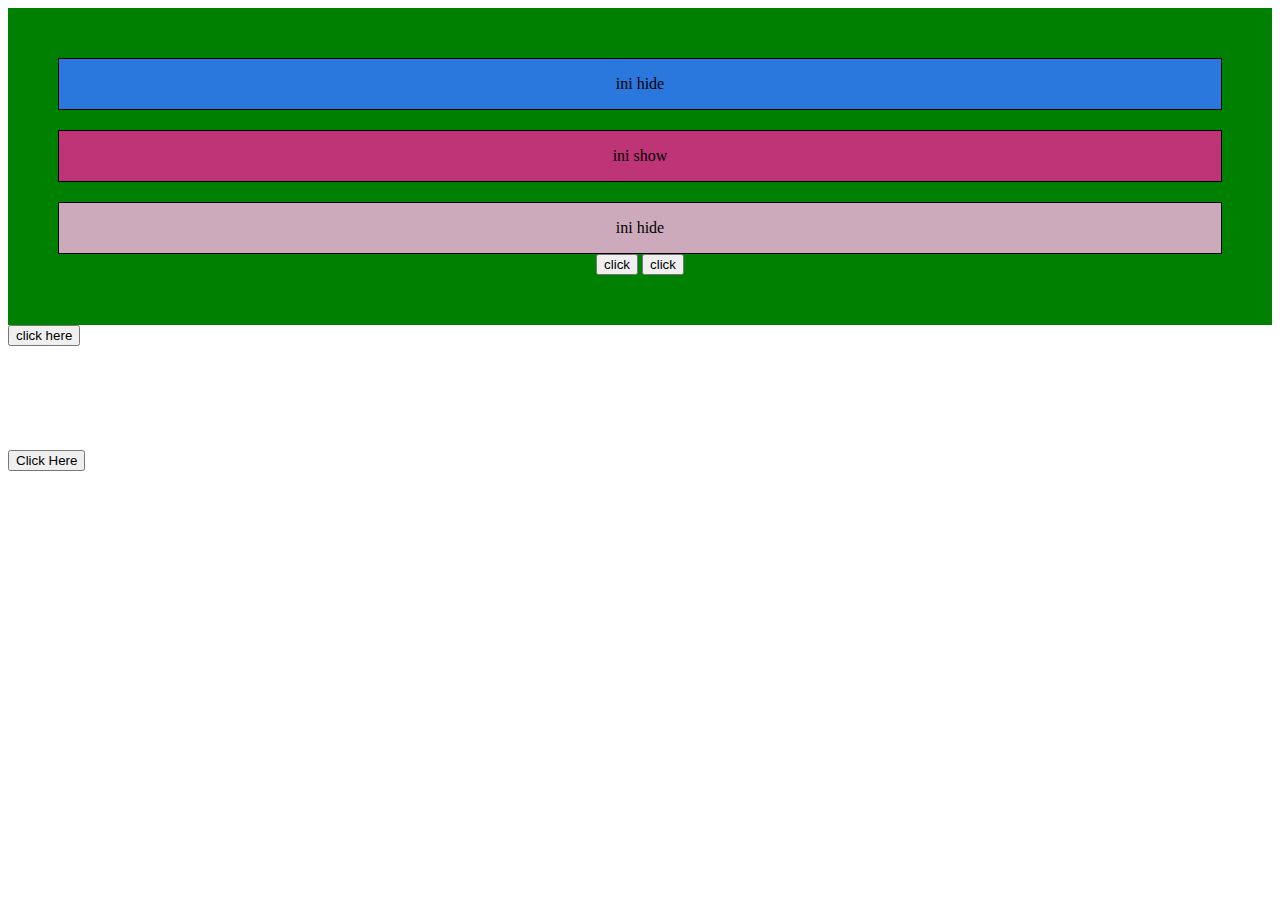
<file: main/jQuery/animation.html>
<!DOCTYPE html>
<html>
<head>
	<title></title>
	<style type="text/css">
		#header {
			background-color: green;
			text-align: center;
			padding: 50px;
		}
		#submain {
			background-color: #2a77dd;
			border: 1px solid black;
		}
		#submain1 {
			background-color: #bf3377;
			border: 1px solid black;
			margin-top: 20px;
		}
		#submain2 {
			background-color: #ccaabb;
			border: 1px solid black;
			margin-top: 20px;
		}
		#button3 {
			position: relative;
		}
		#a4 {
			padding-top: 50px;
			position: absolute;
			top: 400px;
		}
	</style>
</head>
<body>
	<div id="header">
		<div id="submain">
			<p id="1">ini hide</p>
		</div>
		<div id="submain1">
			<p id="2">ini show</p>
		</div>
		<div id="submain2">
			<p id="3">ini hide</p>
		</div>
		<button id="button">click</button>
		<button id="button1">click</button>
	</div>
	<button id="button3">click here</button>
	<div id="a4">
		<button>Click Here</button>
	</div>

	<!-- srcipt -->


	<script type="text/javascript"  src="https://ajax.googleapis.com/ajax/libs/jquery/3.4.1/jquery.min.js"></script>
	<script type="text/javascript">
		$(document).ready(function() {
			$("#button3").click(function() {
				$("#header, #1, #2, #3").slideDown(3000);
				$("#button3").animate({left: '630px'});
			});
			$("#button").click(function() {
				$("p").hide();
			});
			$("#button1").click(function() {
				$("p").show();
				$("#button3").animate({left: '0px'});
			});
			$("#submain").click(function() {
				$("#1, #2, #3, #header").fadeOut(2000);
			});
			$("#a4").click(function() {
				$("#header, #1, #2, #3").stop();
			});
		});
	</script>
</body>
</html>
</file>
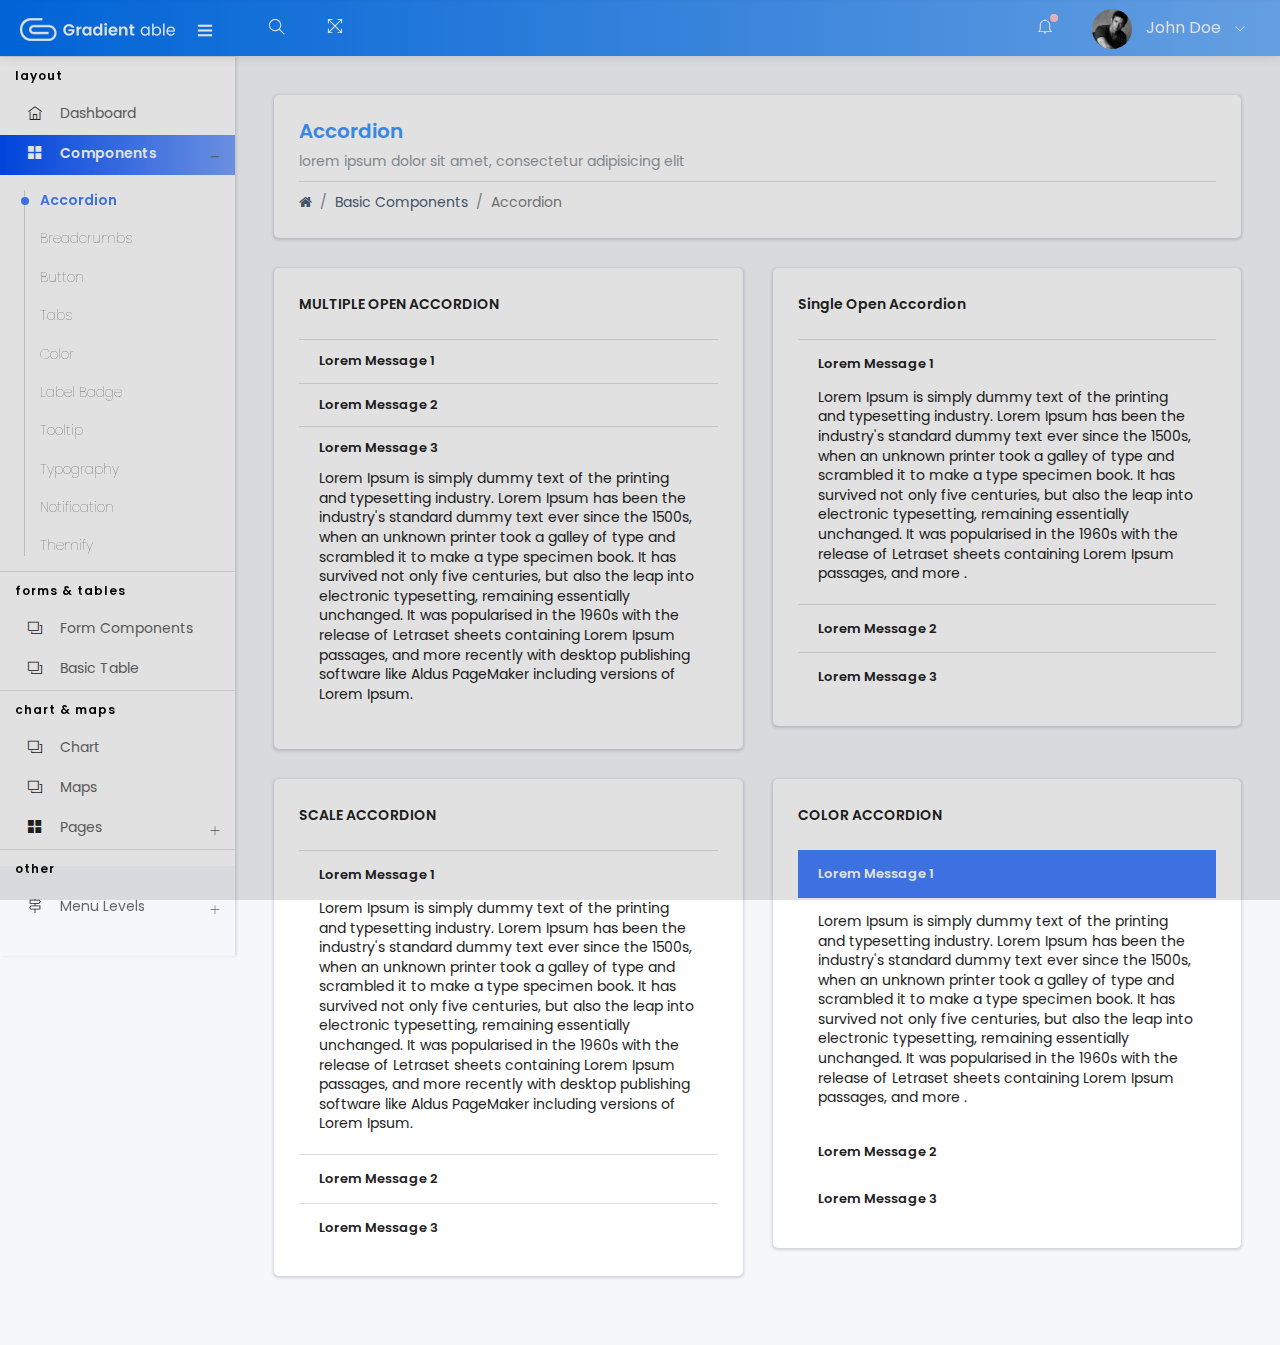
<file: main/jQuery/gradient-able-bsp4-lite/accordion.html>
<!DOCTYPE html>
<html lang="en">

<head>
    <title>Gradient Able bootstrap admin template by codedthemes </title>
    <!-- HTML5 Shim and Respond.js IE9 support of HTML5 elements and media queries -->
    <!-- WARNING: Respond.js doesn't work if you view the page via file:// -->
    <!--[if lt IE 9]>
    <script src="https://oss.maxcdn.com/libs/html5shiv/3.7.0/html5shiv.js"></script>
    <script src="https://oss.maxcdn.com/libs/respond.js/1.4.2/respond.min.js"></script>
    <![endif]-->
    <!-- Meta -->
    <meta charset="utf-8">
    <meta name="viewport" content="width=device-width, initial-scale=1.0, user-scalable=0, minimal-ui">
    <meta http-equiv="X-UA-Compatible" content="IE=edge"/>
    <meta name="description" content="Gradient Able Bootstrap admin template made using Bootstrap 4. The starter version of Gradient Able is completely free for personal project." />
    <meta name="keywords"
    content=", Flat ui, Admin , Responsive, Landing, Bootstrap, App, Template, Mobile, iOS, Android, apple, creative app">
    <meta name="author" content="codedthemes">
    <!-- Favicon icon -->
    <link rel="icon" href="assets/images/favicon.ico" type="image/x-icon">
    <!-- Google font-->
    <link href="https://fonts.googleapis.com/css?family=Poppins:300,400,500,600" rel="stylesheet">
    <!-- Required Fremwork -->
    <link rel="stylesheet" type="text/css" href="assets/css/bootstrap/css/bootstrap.min.css">
    <!-- themify-icons line icon -->
    <link rel="stylesheet" type="text/css" href="assets/icon/themify-icons/themify-icons.css">
    <link rel="stylesheet" type="text/css" href="assets/icon/font-awesome/css/font-awesome.min.css">
    <!-- ico font -->
    <link rel="stylesheet" type="text/css" href="assets/icon/icofont/css/icofont.css">
    <!-- Style.css -->
    <link rel="stylesheet" type="text/css" href="assets/css/style.css">
    <link rel="stylesheet" type="text/css" href="assets/css/jquery.mCustomScrollbar.css">
</head>

<body>
	  <div class="fixed-button">
		<a href="https://codedthemes.com/item/gradient-able-admin-template" target="_blank" class="btn btn-md btn-primary">
			<i class="fa fa-shopping-cart" aria-hidden="true"></i> Upgrade To Pro
		</a>
	  </div>
        <!-- Pre-loader start -->
    <div class="theme-loader">
        <div class="loader-track">
            <div class="loader-bar"></div>
        </div>
    </div>
    <!-- Pre-loader end -->

    <div id="pcoded" class="pcoded">
        <div class="pcoded-overlay-box"></div>
        <div class="pcoded-container navbar-wrapper">

            <nav class="navbar header-navbar pcoded-header">
               <div class="navbar-wrapper">
                   <div class="navbar-logo">
                       <a class="mobile-menu" id="mobile-collapse" href="#!">
                           <i class="ti-menu"></i>
                       </a>
                       <div class="mobile-search">
                           <div class="header-search">
                               <div class="main-search morphsearch-search">
                                   <div class="input-group">
                                       <span class="input-group-addon search-close"><i class="ti-close"></i></span>
                                       <input type="text" class="form-control" placeholder="Enter Keyword">
                                       <span class="input-group-addon search-btn"><i class="ti-search"></i></span>
                                   </div>
                               </div>
                           </div>
                       </div>
                       <a href="index.html">
                           <img class="img-fluid" src="assets/images/logo.png" alt="Theme-Logo" />
                       </a>
                       <a class="mobile-options">
                           <i class="ti-more"></i>
                       </a>
                   </div>

                   <div class="navbar-container container-fluid">
                       <ul class="nav-left">
                           <li>
                               <div class="sidebar_toggle"><a href="javascript:void(0)"><i class="ti-menu"></i></a></div>
                           </li>
                           <li class="header-search">
                               <div class="main-search morphsearch-search">
                                   <div class="input-group">
                                       <span class="input-group-addon search-close"><i class="ti-close"></i></span>
                                       <input type="text" class="form-control">
                                       <span class="input-group-addon search-btn"><i class="ti-search"></i></span>
                                   </div>
                               </div>
                           </li>
                           <li>
                               <a href="#!" onclick="javascript:toggleFullScreen()">
                                   <i class="ti-fullscreen"></i>
                               </a>
                           </li>
                       </ul>
                       <ul class="nav-right">
                           <li class="header-notification">
                               <a href="#!">
                                   <i class="ti-bell"></i>
                                   <span class="badge bg-c-pink"></span>
                               </a>
                               <ul class="show-notification">
                                   <li>
                                       <h6>Notifications</h6>
                                       <label class="label label-danger">New</label>
                                   </li>
                                   <li>
                                       <div class="media">
                                           <img class="d-flex align-self-center img-radius" src="assets/images/avatar-2.jpg" alt="Generic placeholder image">
                                           <div class="media-body">
                                               <h5 class="notification-user">John Doe</h5>
                                               <p class="notification-msg">Lorem ipsum dolor sit amet, consectetuer elit.</p>
                                               <span class="notification-time">30 minutes ago</span>
                                           </div>
                                       </div>
                                   </li>
                                   <li>
                                       <div class="media">
                                           <img class="d-flex align-self-center img-radius" src="assets/images/avatar-4.jpg" alt="Generic placeholder image">
                                           <div class="media-body">
                                               <h5 class="notification-user">Joseph William</h5>
                                               <p class="notification-msg">Lorem ipsum dolor sit amet, consectetuer elit.</p>
                                               <span class="notification-time">30 minutes ago</span>
                                           </div>
                                       </div>
                                   </li>
                                   <li>
                                       <div class="media">
                                           <img class="d-flex align-self-center img-radius" src="assets/images/avatar-3.jpg" alt="Generic placeholder image">
                                           <div class="media-body">
                                               <h5 class="notification-user">Sara Soudein</h5>
                                               <p class="notification-msg">Lorem ipsum dolor sit amet, consectetuer elit.</p>
                                               <span class="notification-time">30 minutes ago</span>
                                           </div>
                                       </div>
                                   </li>
                               </ul>
                           </li>
                           
                           <li class="user-profile header-notification">
                               <a href="#!">
                                   <img src="assets/images/avatar-4.jpg" class="img-radius" alt="User-Profile-Image">
                                   <span>John Doe</span>
                                   <i class="ti-angle-down"></i>
                               </a>
                               <ul class="show-notification profile-notification">
                                   <li>
                                       <a href="#!">
                                           <i class="ti-settings"></i> Settings
                                       </a>
                                   </li>
                                   <li>
                                       <a href="user-profile.html">
                                           <i class="ti-user"></i> Profile
                                       </a>
                                   </li>
                                   
                                   <li>
                                       <a href="auth-lock-screen.html">
                                           <i class="ti-lock"></i> Lock Screen
                                       </a>
                                   </li>
                                   <li>
                                       <a href="auth-normal-sign-in.html">
                                       <i class="ti-layout-sidebar-left"></i> Logout
                                   </a>
                                   </li>
                               </ul>
                           </li>
                       </ul>
                   </div>
               </div>
           </nav>
            <div class="pcoded-main-container">
                <div class="pcoded-wrapper">
                    <nav class="pcoded-navbar">
                        <div class="sidebar_toggle"><a href="#"><i class="icon-close icons"></i></a></div>
                        <div class="pcoded-inner-navbar main-menu">
                            
                            <div class="pcoded-navigatio-lavel" data-i18n="nav.category.navigation">Layout</div>
                            <ul class="pcoded-item pcoded-left-item">
                                <li class="">
                                    <a href="index.html">
                                        <span class="pcoded-micon"><i class="ti-home"></i><b>D</b></span>
                                        <span class="pcoded-mtext" data-i18n="nav.dash.main">Dashboard</span>
                                        <span class="pcoded-mcaret"></span>
                                    </a>
                                </li>
                                <li class="pcoded-hasmenu active pcoded-trigger">
                                    <a href="javascript:void(0)">
                                        <span class="pcoded-micon"><i class="ti-layout-grid2-alt"></i></span>
                                        <span class="pcoded-mtext"  data-i18n="nav.basic-components.main">Components</span>
                                        <span class="pcoded-mcaret"></span>
                                    </a>
                                    <ul class="pcoded-submenu">
                                        <li class="active">
                                            <a href="accordion.html">
                                                <span class="pcoded-micon"><i class="ti-angle-right"></i></span>
                                                <span class="pcoded-mtext" data-i18n="nav.basic-components.alert">Accordion</span>
                                                <span class="pcoded-mcaret"></span>
                                            </a>
                                        </li>
                                        <li class=" ">
                                            <a href="breadcrumb.html">
                                                <span class="pcoded-micon"><i class="ti-angle-right"></i></span>
                                                <span class="pcoded-mtext" data-i18n="nav.basic-components.breadcrumbs">Breadcrumbs</span>
                                                <span class="pcoded-mcaret"></span>
                                            </a>
                                        </li>
                                        <li class=" ">
                                            <a href="button.html">
                                                <span class="pcoded-micon"><i class="ti-angle-right"></i></span>
                                                <span class="pcoded-mtext" data-i18n="nav.basic-components.alert">Button</span>
                                                <span class="pcoded-mcaret"></span>
                                            </a>
                                        </li>
                                        <li class=" ">
                                            <a href="tabs.html">
                                                <span class="pcoded-micon"><i class="ti-angle-right"></i></span>
                                                <span class="pcoded-mtext" data-i18n="nav.basic-components.breadcrumbs">Tabs</span>
                                                <span class="pcoded-mcaret"></span>
                                            </a>
                                        </li>
                                        <li class=" ">
                                            <a href="color.html">
                                                <span class="pcoded-micon"><i class="ti-angle-right"></i></span>
                                                <span class="pcoded-mtext" data-i18n="nav.basic-components.alert">Color</span>
                                                <span class="pcoded-mcaret"></span>
                                            </a>
                                        </li>
                                        <li class=" ">
                                            <a href="label-badge.html">
                                                <span class="pcoded-micon"><i class="ti-angle-right"></i></span>
                                                <span class="pcoded-mtext" data-i18n="nav.basic-components.breadcrumbs">Label Badge</span>
                                                <span class="pcoded-mcaret"></span>
                                            </a>
                                        </li>
                                        <li class=" ">
                                            <a href="tooltip.html">
                                                <span class="pcoded-micon"><i class="ti-angle-right"></i></span>
                                                <span class="pcoded-mtext" data-i18n="nav.basic-components.alert">Tooltip</span>
                                                <span class="pcoded-mcaret"></span>
                                            </a>
                                        </li>
                                        <li class=" ">
                                            <a href="typography.html">
                                                <span class="pcoded-micon"><i class="ti-angle-right"></i></span>
                                                <span class="pcoded-mtext" data-i18n="nav.basic-components.breadcrumbs">Typography</span>
                                                <span class="pcoded-mcaret"></span>
                                            </a>
                                        </li>
                                        <li class=" ">
                                            <a href="notification.html">
                                                <span class="pcoded-micon"><i class="ti-angle-right"></i></span>
                                                <span class="pcoded-mtext" data-i18n="nav.basic-components.alert">Notification</span>
                                                <span class="pcoded-mcaret"></span>
                                            </a>
                                        </li>
                                        <li class=" ">
                                            <a href="icon-themify.html">
                                                <span class="pcoded-micon"><i class="ti-angle-right"></i></span>
                                                <span class="pcoded-mtext" data-i18n="nav.basic-components.breadcrumbs">Themify</span>
                                                <span class="pcoded-mcaret"></span>
                                            </a>
                                        </li>

                                    </ul>
                                </li>
                            </ul>
                            <div class="pcoded-navigatio-lavel" data-i18n="nav.category.forms">Forms &amp; Tables</div>
                            <ul class="pcoded-item pcoded-left-item">
                                <li>
                                    <a href="form-elements-component.html">
                                        <span class="pcoded-micon"><i class="ti-layers"></i><b>FC</b></span>
                                        <span class="pcoded-mtext" data-i18n="nav.form-components.main">Form Components</span>
                                        <span class="pcoded-mcaret"></span>
                                    </a>
                                </li>
                                <li>
                                    <a href="bs-basic-table.html">
                                        <span class="pcoded-micon"><i class="ti-layers"></i><b>FC</b></span>
                                        <span class="pcoded-mtext" data-i18n="nav.form-components.main">Basic Table</span>
                                        <span class="pcoded-mcaret"></span>
                                    </a>
                                </li>

                            </ul>

                            <div class="pcoded-navigatio-lavel" data-i18n="nav.category.forms">Chart &amp; Maps</div>
                            <ul class="pcoded-item pcoded-left-item">
                                <li>
                                    <a href="chart.html">
                                        <span class="pcoded-micon"><i class="ti-layers"></i><b>FC</b></span>
                                        <span class="pcoded-mtext" data-i18n="nav.form-components.main">Chart</span>
                                        <span class="pcoded-mcaret"></span>
                                    </a>
                                </li>
                                <li>
                                    <a href="map-google.html">
                                        <span class="pcoded-micon"><i class="ti-layers"></i><b>FC</b></span>
                                        <span class="pcoded-mtext" data-i18n="nav.form-components.main">Maps</span>
                                        <span class="pcoded-mcaret"></span>
                                    </a>
                                </li>
                                <li class="pcoded-hasmenu">
                                    <a href="javascript:void(0)">
                                        <span class="pcoded-micon"><i class="ti-layout-grid2-alt"></i></span>
                                        <span class="pcoded-mtext"  data-i18n="nav.basic-components.main">Pages</span>
                                        <span class="pcoded-mcaret"></span>
                                    </a>
                                    <ul class="pcoded-submenu">
                                        <li class=" ">
                                            <a href="auth-normal-sign-in.html">
                                                <span class="pcoded-micon"><i class="ti-angle-right"></i></span>
                                                <span class="pcoded-mtext" data-i18n="nav.basic-components.alert">Login</span>
                                                <span class="pcoded-mcaret"></span>
                                            </a>
                                        </li>
                                        <li class=" ">
                                            <a href="auth-sign-up.html">
                                                <span class="pcoded-micon"><i class="ti-angle-right"></i></span>
                                                <span class="pcoded-mtext" data-i18n="nav.basic-components.breadcrumbs">Register</span>
                                                <span class="pcoded-mcaret"></span>
                                            </a>
                                        </li>
                                        <li class=" ">
                                            <a href="sample-page.html">
                                                <span class="pcoded-micon"><i class="ti-angle-right"></i></span>
                                                <span class="pcoded-mtext" data-i18n="nav.basic-components.breadcrumbs">Sample Page</span>
                                                <span class="pcoded-mcaret"></span>
                                            </a>
                                        </li>
                                    </ul>
                                </li>

                            </ul>

                            <div class="pcoded-navigatio-lavel" data-i18n="nav.category.other">Other</div>
                            <ul class="pcoded-item pcoded-left-item">
                                <li class="pcoded-hasmenu ">
                                    <a href="javascript:void(0)">
                                        <span class="pcoded-micon"><i class="ti-direction-alt"></i><b>M</b></span>
                                        <span class="pcoded-mtext" data-i18n="nav.menu-levels.main">Menu Levels</span>
                                        <span class="pcoded-mcaret"></span>
                                    </a>
                                    <ul class="pcoded-submenu">
                                        <li class="">
                                            <a href="javascript:void(0)">
                                                <span class="pcoded-micon"><i class="ti-angle-right"></i></span>
                                                <span class="pcoded-mtext" data-i18n="nav.menu-levels.menu-level-21">Menu Level 2.1</span>
                                                <span class="pcoded-mcaret"></span>
                                            </a>
                                        </li>
                                        <li class="pcoded-hasmenu ">
                                            <a href="javascript:void(0)">
                                                <span class="pcoded-micon"><i class="ti-direction-alt"></i></span>
                                                <span class="pcoded-mtext" data-i18n="nav.menu-levels.menu-level-22.main">Menu Level 2.2</span>
                                                <span class="pcoded-mcaret"></span>
                                            </a>
                                            <ul class="pcoded-submenu">
                                                <li class="">
                                                    <a href="javascript:void(0)">
                                                        <span class="pcoded-micon"><i class="ti-angle-right"></i></span>
                                                        <span class="pcoded-mtext" data-i18n="nav.menu-levels.menu-level-22.menu-level-31">Menu Level 3.1</span>
                                                        <span class="pcoded-mcaret"></span>
                                                    </a>
                                                </li>
                                            </ul>
                                        </li>
                                        <li class="">
                                            <a href="javascript:void(0)">
                                                <span class="pcoded-micon"><i class="ti-angle-right"></i></span>
                                                <span class="pcoded-mtext" data-i18n="nav.menu-levels.menu-level-23">Menu Level 2.3</span>
                                                <span class="pcoded-mcaret"></span>
                                            </a>
                                        </li>

                                    </ul>
                                </li>
                            </ul>
                        </div>
                    </nav>
                    <div class="pcoded-content">
                        <div class="pcoded-inner-content">
                            <div class="main-body">
                                <div class="page-wrapper">
								 <!-- Page-header start -->
                                    <div class="page-header card">
                                        <div class="card-block">
                                            <h5 class="m-b-10">Accordion</h5>
                                            <p class="text-muted m-b-10">lorem ipsum dolor sit amet, consectetur adipisicing elit</p>
                                            <ul class="breadcrumb-title b-t-default p-t-10">
                                                <li class="breadcrumb-item">
                                                    <a href="index.html"> <i class="fa fa-home"></i> </a>
                                                </li>
                                                <li class="breadcrumb-item"><a href="#!">Basic Components</a>
                                                        </li>
                                                        <li class="breadcrumb-item"><a href="#!">Accordion</a>
                                                        </li>
                                            </ul>
                                        </div>
                                    </div>
                                    <!-- Page-header end -->
                                    
                                    <!-- Page-body start -->
                                    <div class="page-body">
                                        <!-- Row start -->
                                        <div class="row">
                                            <!-- Multiple Open Accordion start -->
                                            <div class="col-lg-6">
                                                <div class="card">
                                                    <div class="card-header">
                                                        <h5 class="card-header-text">MULTIPLE OPEN ACCORDION</h5>
                                                    </div>
                                                    <div class="card-block accordion-block">
                                                        <div id="accordion" role="tablist" aria-multiselectable="true">
                                                            <div class="accordion-panel">
                                                                <div class="accordion-heading" role="tab" id="headingOne">
                                                                    <h3 class="card-title accordion-title">
                                                                        <a class="accordion-msg" data-toggle="collapse"
                                                                        data-parent="#accordion" href="#collapseOne"
                                                                        aria-expanded="true" aria-controls="collapseOne">
                                                                        Lorem Message 1
                                                                    </a>
                                                                </h3>
                                                            </div>
                                                            <div id="collapseOne" class="panel-collapse collapse in"
                                                            role="tabpanel" aria-labelledby="headingOne">
                                                            <div class="accordion-content accordion-desc">
                                                                <p>
                                                                    Lorem Ipsum is simply dummy text of the printing
                                                                    and typesetting industry. Lorem Ipsum has been
                                                                    the industry's standard dummy text ever since
                                                                    the 1500s, when an unknown printer took a galley
                                                                    of type and scrambled it to make a type specimen
                                                                    book. It has survived not only five centuries,
                                                                    but also the leap into electronic typesetting,
                                                                    remaining essentially unchanged. It was
                                                                    popularised in the 1960s with the release of
                                                                    Letraset sheets containing Lorem Ipsum passages,
                                                                    and more recently with desktop publishing
                                                                    software like Aldus PageMaker including versions
                                                                    of Lorem Ipsum.
                                                                </p>
                                                            </div>
                                                        </div>
                                                    </div>
                                                    <div class="accordion-panel">
                                                        <div class="accordion-heading" role="tab" id="headingTwo">
                                                            <h3 class="card-title accordion-title">
                                                                <a class="accordion-msg" data-toggle="collapse"
                                                                data-parent="#accordion" href="#collapseTwo"
                                                                aria-expanded="false"
                                                                aria-controls="collapseTwo">
                                                                Lorem Message 2
                                                            </a>
                                                        </h3>
                                                    </div>
                                                    <div id="collapseTwo" class="panel-collapse collapse"
                                                    role="tabpanel" aria-labelledby="headingTwo">
                                                    <div class="accordion-content accordion-desc">
                                                        <p>
                                                            Lorem Ipsum is simply dummy text of the printing
                                                            and typesetting industry. Lorem Ipsum has been
                                                            the industry's standard dummy text ever since
                                                            the 1500s, when an unknown printer took a galley
                                                            of type and scrambled it to make a type specimen
                                                            book. It has survived not only five centuries,
                                                            but also the leap into electronic typesetting,
                                                            remaining essentially unchanged. It was
                                                            popularised in the 1960s with the release of
                                                            Letraset sheets containing Lorem Ipsum passages,
                                                            and more recently with desktop publishing
                                                            software like Aldus PageMaker including versions
                                                            of Lorem Ipsum.
                                                        </p>
                                                    </div>
                                                </div>
                                            </div>
                                            <div class="accordion-panel">
                                                <div class=" accordion-heading" role="tab"
                                                id="headingThree">
                                                <h3 class="card-title accordion-title">
                                                    <a class="accordion-msg" data-toggle="collapse"
                                                    data-parent="#accordion" href="#collapseThree"
                                                    aria-expanded="false"
                                                    aria-controls="collapseThree">
                                                    Lorem Message 3
                                                </a>
                                            </h3>
                                        </div>
                                        <div id="collapseThree" class="panel-collapse collapse show"
                                        role="tabpanel" aria-labelledby="headingThree">
                                        <div class="accordion-content accordion-desc">
                                            <p>
                                                Lorem Ipsum is simply dummy text of the printing
                                                and typesetting industry. Lorem Ipsum has been
                                                the industry's standard dummy text ever since
                                                the 1500s, when an unknown printer took a galley
                                                of type and scrambled it to make a type specimen
                                                book. It has survived not only five centuries,
                                                but also the leap into electronic typesetting,
                                                remaining essentially unchanged. It was
                                                popularised in the 1960s with the release of
                                                Letraset sheets containing Lorem Ipsum passages,
                                                and more recently with desktop publishing
                                                software like Aldus PageMaker including versions
                                                of Lorem Ipsum.
                                            </p>
                                        </div>
                                    </div>
                                </div>
                            </div>
                        </div>
                    </div>
                </div>
                <!-- Multiple Open Accordion ends -->
                <!-- Single Open Accordion start -->
                <div class="col-lg-6">
                    <div class="card">
                        <div class="card-header">
                            <h5 class="card-header-text">Single Open Accordion</h5>
                        </div>
                        <div class="card-block accordion-block">
                            <div class="accordion-box" id="single-open">
                                <a class="accordion-msg">Lorem Message 1</a>
                                <div class="accordion-desc">
                                    <p>
                                        Lorem Ipsum is simply dummy text of the printing and
                                        typesetting industry. Lorem Ipsum has been the
                                        industry's standard dummy text ever since the 1500s,
                                        when an unknown printer took a galley of type and
                                        scrambled it to make a type specimen book. It has
                                        survived not only five centuries, but also the leap into
                                        electronic typesetting, remaining essentially unchanged.
                                        It was popularised in the 1960s with the release of
                                        Letraset sheets containing Lorem Ipsum passages, and
                                        more .
                                    </p>
                                </div>
                                <a class="accordion-msg">Lorem Message 2</a>
                                <div class="accordion-desc">
                                    <p>
                                        Lorem Ipsum is simply dummy text of the printing and
                                        typesetting industry. Lorem Ipsum has been the
                                        industry's standard dummy text ever since the 1500s,
                                        when an unknown printer took a galley of type and
                                        scrambled it to make a type specimen book. It has
                                        survived not only five centuries, but also the leap into
                                        electronic typesetting, remaining essentially unchanged.
                                        It was popularised in the 1960s with the release of
                                        Letraset sheets containing Lorem Ipsum passages, and
                                        more .
                                    </p>
                                </div>
                                <a class="accordion-msg">Lorem Message 3</a>
                                <div class="accordion-desc">
                                    <p>
                                        Lorem Ipsum is simply dummy text of the printing and
                                        typesetting industry. Lorem Ipsum has been the
                                        industry's standard dummy text ever since the 1500s,
                                        when an unknown printer took a galley of type and
                                        scrambled it to make a type specimen book. It has
                                        survived not only five centuries, but also the leap into
                                        electronic typesetting, remaining essentially unchanged.
                                        It was popularised in the 1960s with the release of
                                        Letraset sheets containing Lorem Ipsum passages, and
                                        more .
                                    </p>
                                </div>
                            </div>
                        </div>
                    </div>
                </div>
                <!-- Single Open Accordion ends -->
            </div>
            <!-- Row end -->
            <!-- Row start -->
            <div class="row">
                <!-- Scale Open Accordion start -->
                <div class="col-lg-6">
                    <div class="card">
                        <div class="card-header">
                            <h5 class="card-header-text">SCALE ACCORDION</h5>
                        </div>
                        <div class="card-block accordion-block">
                            <div class="accordion-box" id="sclae-accordion">
                                <a class="accordion-msg">Lorem Message 1</a>
                                <div class="accordion-desc">
                                    <p>
                                        Lorem Ipsum is simply dummy text of the printing and
                                        typesetting industry. Lorem Ipsum has been the
                                        industry's standard dummy text ever since the 1500s,
                                        when an unknown printer took a galley of type and
                                        scrambled it to make a type specimen book. It has
                                        survived not only five centuries, but also the leap into
                                        electronic typesetting, remaining essentially unchanged.
                                        It was popularised in the 1960s with the release of
                                        Letraset sheets containing Lorem Ipsum passages, and
                                        more recently with desktop publishing software like
                                        Aldus PageMaker including versions of Lorem Ipsum.
                                    </p>
                                </div>
                                <a class="accordion-msg">Lorem Message 2</a>
                                <div class="accordion-desc">
                                    <p>
                                        Lorem Ipsum is simply dummy text of the printing and
                                        typesetting industry. Lorem Ipsum has been the
                                        industry's standard dummy text ever since the 1500s,
                                        when an unknown printer took a galley of type and
                                        scrambled it to make a type specimen book. It has
                                        survived not only five centuries, but also the leap into
                                        electronic typesetting, remaining essentially unchanged.
                                        It was popularised in the 1960s with the release of
                                        Letraset sheets containing Lorem Ipsum passages, and
                                        more recently with desktop publishing software like
                                        Aldus PageMaker including versions of Lorem Ipsum.
                                    </p>
                                </div>
                                <a class="accordion-msg">Lorem Message 3</a>
                                <div class="accordion-desc">
                                    <p>
                                        Lorem Ipsum is simply dummy text of the printing and
                                        typesetting industry. Lorem Ipsum has been the
                                        industry's standard dummy text ever since the 1500s,
                                        when an unknown printer took a galley of type and
                                        scrambled it to make a type specimen book. It has
                                        survived not only five centuries, but also the leap into
                                        electronic typesetting, remaining essentially unchanged.
                                        It was popularised in the 1960s with the release of
                                        Letraset sheets containing Lorem Ipsum passages, and
                                        more recently with desktop publishing software like
                                        Aldus PageMaker including versions of Lorem Ipsum.
                                    </p>
                                </div>
                            </div>
                        </div>
                    </div>
                </div>
                <!-- Scale Open Accordion ends -->
                <!-- Color Open Accordion start -->
                <div class="col-lg-6">
                    <div class="card">
                        <div class="card-header">
                            <h5 class="card-header-text">COLOR ACCORDION</h5>
                        </div>
                        <div class="card-block accordion-block color-accordion-block">
                            <div class="color-accordion" id="color-accordion">
                                <a class="accordion-msg b-none">Lorem Message 1</a>
                                <div class="accordion-desc">
                                    <p>
                                        Lorem Ipsum is simply dummy text of the printing and
                                        typesetting industry. Lorem Ipsum has been the
                                        industry's standard dummy text ever since the 1500s,
                                        when an unknown printer took a galley of type and
                                        scrambled it to make a type specimen book. It has
                                        survived not only five centuries, but also the leap into
                                        electronic typesetting, remaining essentially unchanged.
                                        It was popularised in the 1960s with the release of
                                        Letraset sheets containing Lorem Ipsum passages, and
                                        more .
                                    </p>
                                </div>
                                <a class="accordion-msg bg-dark-primary b-none">Lorem Message
                                    2</a>
                                    <div class="accordion-desc">
                                        <p>
                                            Lorem Ipsum is simply dummy text of the printing and
                                            typesetting industry. Lorem Ipsum has been the
                                            industry's standard dummy text ever since the 1500s,
                                            when an unknown printer took a galley of type and
                                            scrambled it to make a type specimen book. It has
                                            survived not only five centuries, but also the leap into
                                            electronic typesetting, remaining essentially unchanged.
                                            It was popularised in the 1960s with the release of
                                            Letraset sheets containing Lorem Ipsum passages, and
                                            more .
                                        </p>
                                    </div>
                                    <a class="accordion-msg bg-darkest-primary b-none">Lorem Message
                                        3</a>
                                        <div class="accordion-desc">
                                            <p>
                                                Lorem Ipsum is simply dummy text of the printing and
                                                typesetting industry. Lorem Ipsum has been the
                                                industry's standard dummy text ever since the 1500s,
                                                when an unknown printer took a galley of type and
                                                scrambled it to make a type specimen book. It has
                                                survived not only five centuries, but also the leap into
                                                electronic typesetting, remaining essentially unchanged.
                                                It was popularised in the 1960s with the release of
                                                Letraset sheets containing Lorem Ipsum passages, and
                                                more .
                                            </p>
                                        </div>
                                    </div>
                                </div>
                            </div>
                        </div>
                        <!-- Color Open Accordion ends -->
                    </div>
                    <!-- Row end -->
                </div>
                <!-- Page-body end -->
            </div>
        </div>
        <div id="styleSelector">

        </div>
    </div>
</div>
</div>
</div>
</div>
</div>


<!-- Main-body end -->
<!-- Warning Section Starts -->
<!-- Older IE warning message -->
<!--[if lt IE 9]>
<div class="ie-warning">
    <h1>Warning!!</h1>
    <p>You are using an outdated version of Internet Explorer, please upgrade <br/>to any of the following web browsers
        to access this website.</p>
    <div class="iew-container">
        <ul class="iew-download">
            <li>
                <a href="http://www.google.com/chrome/">
                    <img src="assets/images/browser/chrome.png" alt="Chrome">
                    <div>Chrome</div>
                </a>
            </li>
            <li>
                <a href="https://www.mozilla.org/en-US/firefox/new/">
                    <img src="assets/images/browser/firefox.png" alt="Firefox">
                    <div>Firefox</div>
                </a>
            </li>
            <li>
                <a href="http://www.opera.com">
                    <img src="assets/images/browser/opera.png" alt="Opera">
                    <div>Opera</div>
                </a>
            </li>
            <li>
                <a href="https://www.apple.com/safari/">
                    <img src="assets/images/browser/safari.png" alt="Safari">
                    <div>Safari</div>
                </a>
            </li>
            <li>
                <a href="http://windows.microsoft.com/en-us/internet-explorer/download-ie">
                    <img src="assets/images/browser/ie.png" alt="">
                    <div>IE (9 & above)</div>
                </a>
            </li>
        </ul>
    </div>
    <p>Sorry for the inconvenience!</p>
</div>
<![endif]-->
<!-- Warning Section Ends -->
<!-- Warning Section Starts -->
<!-- Older IE warning message -->
<!--[if lt IE 9]>
<div class="ie-warning">
    <h1>Warning!!</h1>
    <p>You are using an outdated version of Internet Explorer, please upgrade <br/>to any of the following web browsers
        to access this website.</p>
    <div class="iew-container">
        <ul class="iew-download">
            <li>
                <a href="http://www.google.com/chrome/">
                    <img src="assets/images/browser/chrome.png" alt="Chrome">
                    <div>Chrome</div>
                </a>
            </li>
            <li>
                <a href="https://www.mozilla.org/en-US/firefox/new/">
                    <img src="assets/images/browser/firefox.png" alt="Firefox">
                    <div>Firefox</div>
                </a>
            </li>
            <li>
                <a href="http://www.opera.com">
                    <img src="assets/images/browser/opera.png" alt="Opera">
                    <div>Opera</div>
                </a>
            </li>
            <li>
                <a href="https://www.apple.com/safari/">
                    <img src="assets/images/browser/safari.png" alt="Safari">
                    <div>Safari</div>
                </a>
            </li>
            <li>
                <a href="http://windows.microsoft.com/en-us/internet-explorer/download-ie">
                    <img src="assets/images/browser/ie.png" alt="">
                    <div>IE (9 & above)</div>
                </a>
            </li>
        </ul>
    </div>
    <p>Sorry for the inconvenience!</p>
</div>
<![endif]-->
<!-- Warning Section Ends -->
<!-- Required Jquery -->
<script type="text/javascript" src="assets/js/jquery/jquery.min.js"></script>
<script type="text/javascript" src="assets/js/jquery-ui/jquery-ui.min.js"></script>
<script type="text/javascript" src="assets/js/popper.js/popper.min.js"></script>
<script type="text/javascript" src="assets/js/bootstrap/js/bootstrap.min.js"></script>
<!-- jquery slimscroll js -->
<script type="text/javascript" src="assets/js/jquery-slimscroll/jquery.slimscroll.js"></script>
<!-- modernizr js -->
<script type="text/javascript" src="assets/js/modernizr/modernizr.js"></script>
<script type="text/javascript" src="assets/js/modernizr/css-scrollbars.js"></script>

<!-- Accordion js -->
<script type="text/javascript" src="assets/pages/accordion/accordion.js"></script>
<!-- Custom js -->
<script type="text/javascript" src="assets/js/script.js"></script>
<script src="assets/js/pcoded.min.js"></script>
<script src="assets/js/vartical-demo.js"></script>
<script src="assets/js/jquery.mCustomScrollbar.concat.min.js"></script>
</body>
</html>
</file>
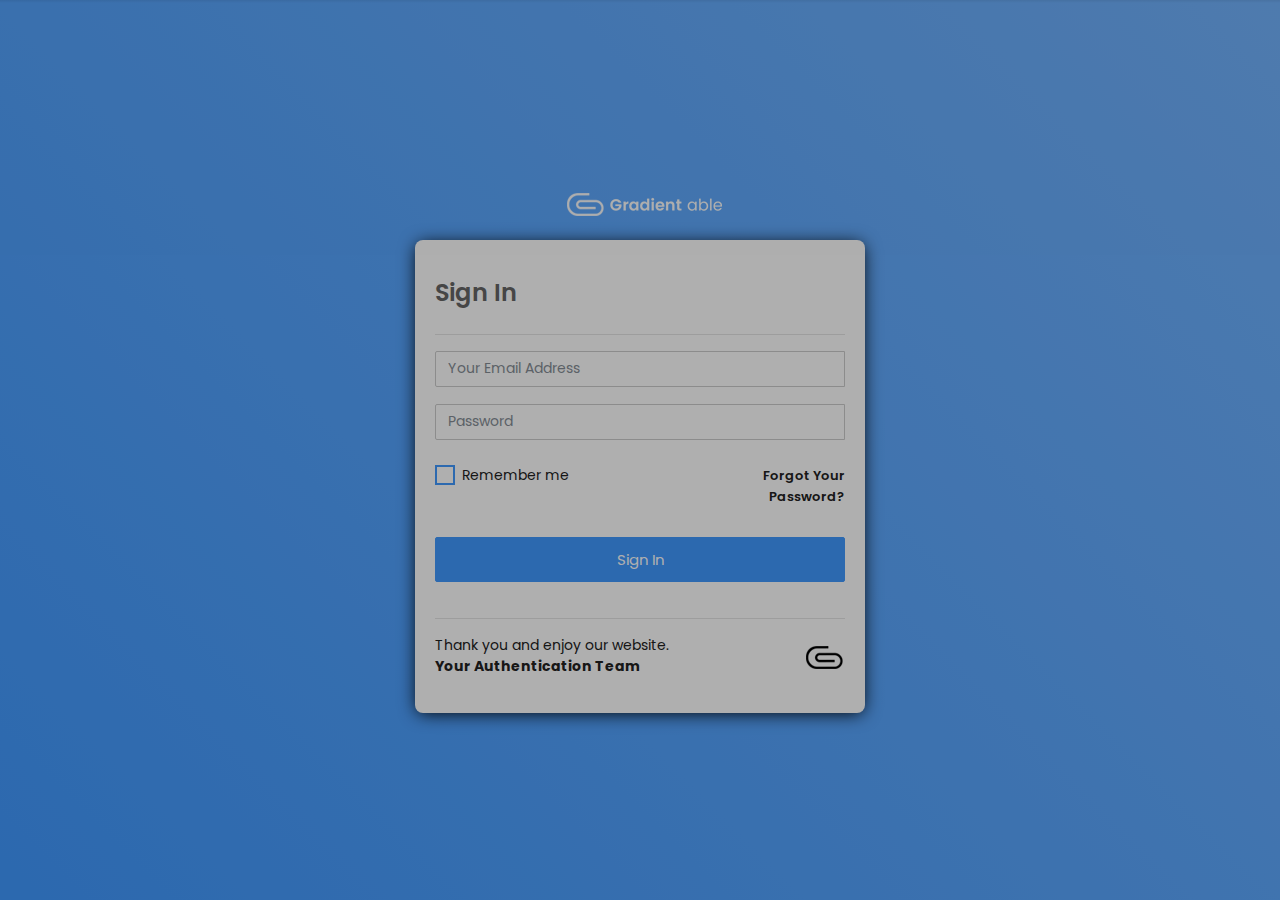
<file: main/jQuery/gradient-able-bsp4-lite/auth-normal-sign-in.html>
<!DOCTYPE html>
<html lang="en">

<head>
    <title>Gradient Able bootstrap admin template by codedthemes </title>
    <!-- HTML5 Shim and Respond.js IE9 support of HTML5 elements and media queries -->
    <!-- WARNING: Respond.js doesn't work if you view the page via file:// -->
    <!--[if lt IE 9]>
      <script src="https://oss.maxcdn.com/libs/html5shiv/3.7.0/html5shiv.js"></script>
      <script src="https://oss.maxcdn.com/libs/respond.js/1.4.2/respond.min.js"></script>
      <![endif]-->
    <!-- Meta -->
    <meta charset="utf-8">
    <meta name="viewport" content="width=device-width, initial-scale=1.0, user-scalable=0, minimal-ui">
    <meta http-equiv="X-UA-Compatible" content="IE=edge" />
    <meta name="description" content="Gradient Able Bootstrap admin template made using Bootstrap 4. The starter version of Gradient Able is completely free for personal project." />
    <meta name="keywords" content="free dashboard template, free admin, free bootstrap template, bootstrap admin template, admin theme, admin dashboard, dashboard template, admin template, responsive" />
    <meta name="author" content="codedthemes">
    <!-- Favicon icon -->
    <link rel="icon" href="assets/images/favicon.ico" type="image/x-icon">
    <!-- Google font-->
    <link href="https://fonts.googleapis.com/css?family=Poppins:300,400,500,600" rel="stylesheet">
    <!-- Required Fremwork -->
    <link rel="stylesheet" type="text/css" href="assets/css/bootstrap/css/bootstrap.min.css">
    <!-- themify-icons line icon -->
    <link rel="stylesheet" type="text/css" href="assets/icon/themify-icons/themify-icons.css">
    <!-- ico font -->
    <link rel="stylesheet" type="text/css" href="assets/icon/icofont/css/icofont.css">
    <!-- Style.css -->
    <link rel="stylesheet" type="text/css" href="assets/css/style.css">
</head>

<body class="fix-menu">
        <!-- Pre-loader start -->
    <div class="theme-loader">
        <div class="loader-track">
            <div class="loader-bar"></div>
        </div>
    </div>
    <!-- Pre-loader end -->

    <section class="login p-fixed d-flex text-center bg-primary common-img-bg">
        <!-- Container-fluid starts -->
        <div class="container">
            <div class="row">
                <div class="col-sm-12">
                    <!-- Authentication card start -->
                    <div class="login-card card-block auth-body mr-auto ml-auto">
                        <form class="md-float-material">
                            <div class="text-center">
                                <img src="assets/images/logo.png" alt="logo.png">
                            </div>
                            <div class="auth-box">
                                <div class="row m-b-20">
                                    <div class="col-md-12">
                                        <h3 class="text-left txt-primary">Sign In</h3>
                                    </div>
                                </div>
                                <hr/>
                                <div class="input-group">
                                    <input type="email" class="form-control" placeholder="Your Email Address">
                                    <span class="md-line"></span>
                                </div>
                                <div class="input-group">
                                    <input type="password" class="form-control" placeholder="Password">
                                    <span class="md-line"></span>
                                </div>
                                <div class="row m-t-25 text-left">
                                    <div class="col-sm-7 col-xs-12">
                                        <div class="checkbox-fade fade-in-primary">
                                            <label>
                                                <input type="checkbox" value="">
                                                <span class="cr"><i class="cr-icon icofont icofont-ui-check txt-primary"></i></span>
                                                <span class="text-inverse">Remember me</span>
                                            </label>
                                        </div>
                                    </div>
                                    <div class="col-sm-5 col-xs-12 forgot-phone text-right">
                                        <a href="auth-reset-password.html" class="text-right f-w-600 text-inverse"> Forgot Your Password?</a>
                                    </div>
                                </div>
                                <div class="row m-t-30">
                                    <div class="col-md-12">
                                        <button type="button" class="btn btn-primary btn-md btn-block waves-effect text-center m-b-20">Sign in</button>
                                    </div>
                                </div>
                                <hr/>
                                <div class="row">
                                    <div class="col-md-10">
                                        <p class="text-inverse text-left m-b-0">Thank you and enjoy our website.</p>
                                        <p class="text-inverse text-left"><b>Your Authentication Team</b></p>
                                    </div>
                                    <div class="col-md-2">
                                        <img src="assets/images/auth/Logo-small-bottom.png" alt="small-logo.png">
                                    </div>
                                </div>

                            </div>
                        </form>
                        <!-- end of form -->
                    </div>
                    <!-- Authentication card end -->
                </div>
                <!-- end of col-sm-12 -->
            </div>
            <!-- end of row -->
        </div>
        <!-- end of container-fluid -->
    </section>
    <!-- Warning Section Starts -->
    <!-- Older IE warning message -->
    <!--[if lt IE 9]>
<div class="ie-warning">
    <h1>Warning!!</h1>
    <p>You are using an outdated version of Internet Explorer, please upgrade <br/>to any of the following web browsers to access this website.</p>
    <div class="iew-container">
        <ul class="iew-download">
            <li>
                <a href="http://www.google.com/chrome/">
                    <img src="assets/images/browser/chrome.png" alt="Chrome">
                    <div>Chrome</div>
                </a>
            </li>
            <li>
                <a href="https://www.mozilla.org/en-US/firefox/new/">
                    <img src="assets/images/browser/firefox.png" alt="Firefox">
                    <div>Firefox</div>
                </a>
            </li>
            <li>
                <a href="http://www.opera.com">
                    <img src="assets/images/browser/opera.png" alt="Opera">
                    <div>Opera</div>
                </a>
            </li>
            <li>
                <a href="https://www.apple.com/safari/">
                    <img src="assets/images/browser/safari.png" alt="Safari">
                    <div>Safari</div>
                </a>
            </li>
            <li>
                <a href="http://windows.microsoft.com/en-us/internet-explorer/download-ie">
                    <img src="assets/images/browser/ie.png" alt="">
                    <div>IE (9 & above)</div>
                </a>
            </li>
        </ul>
    </div>
    <p>Sorry for the inconvenience!</p>
</div>
<![endif]-->
    <!-- Warning Section Ends -->
    <!-- Required Jquery -->
    <script type="text/javascript" src="assets/js/jquery/jquery.min.js"></script>
    <script type="text/javascript" src="assets/js/jquery-ui/jquery-ui.min.js"></script>
    <script type="text/javascript" src="assets/js/popper.js/popper.min.js"></script>
    <script type="text/javascript" src="assets/js/bootstrap/js/bootstrap.min.js"></script>
    <!-- jquery slimscroll js -->
    <script type="text/javascript" src="assets/js/jquery-slimscroll/jquery.slimscroll.js"></script>
    <!-- modernizr js -->
    <script type="text/javascript" src="assets/js/modernizr/modernizr.js"></script>
    <script type="text/javascript" src="assets/js/modernizr/css-scrollbars.js"></script>
    <script type="text/javascript" src="assets/js/common-pages.js"></script>
</body>

</html>
</file>
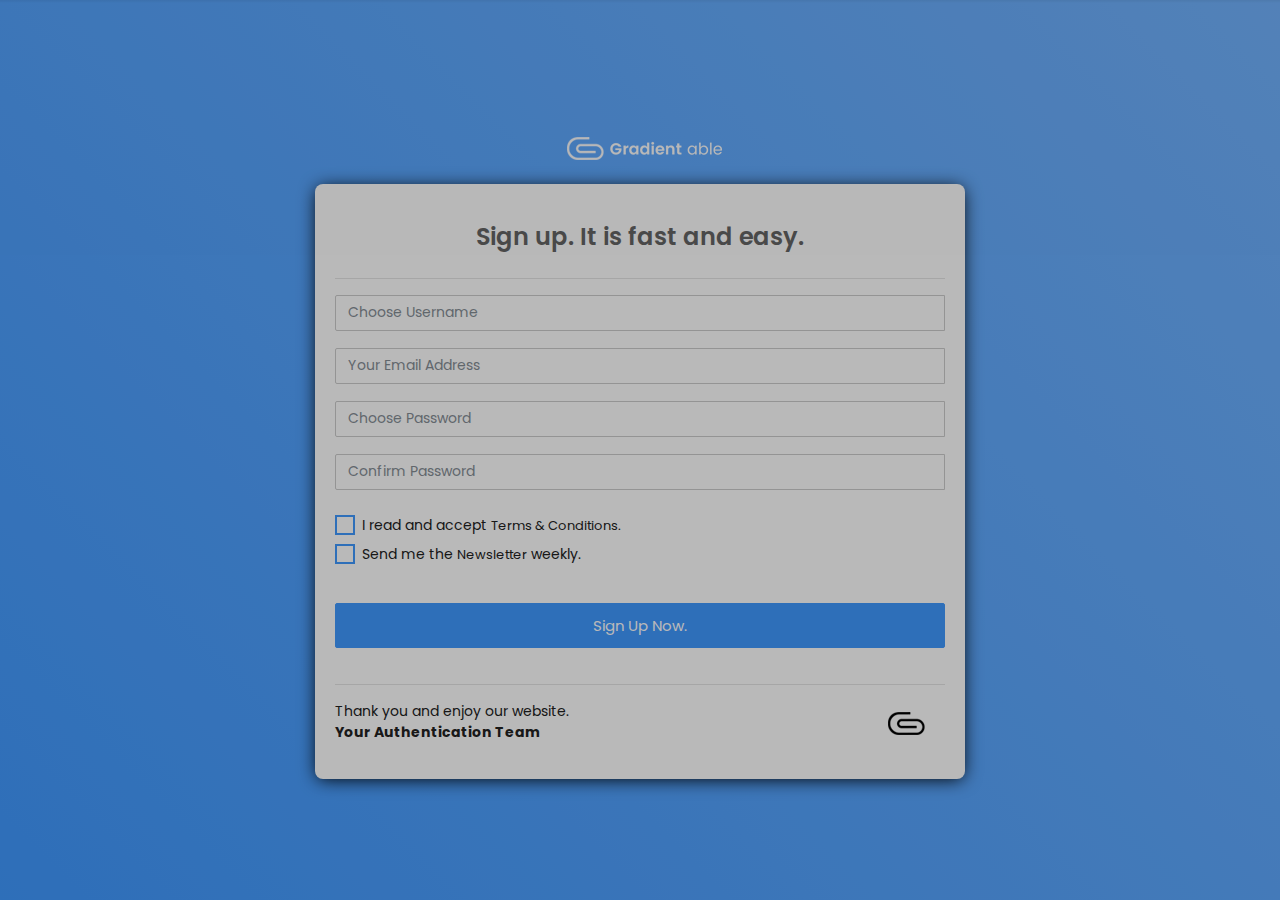
<file: main/jQuery/gradient-able-bsp4-lite/auth-sign-up.html>
<!DOCTYPE html>
<html lang="en">

<head>
    <title>Gradient Able bootstrap admin template by codedthemes </title>
    <!-- HTML5 Shim and Respond.js IE9 support of HTML5 elements and media queries -->
    <!-- WARNING: Respond.js doesn't work if you view the page via file:// -->
    <!--[if lt IE 9]>
      <script src="https://oss.maxcdn.com/libs/html5shiv/3.7.0/html5shiv.js"></script>
      <script src="https://oss.maxcdn.com/libs/respond.js/1.4.2/respond.min.js"></script>
      <![endif]-->
    <!-- Meta -->
    <meta charset="utf-8">
    <meta name="viewport" content="width=device-width, initial-scale=1.0, user-scalable=0, minimal-ui">
    <meta http-equiv="X-UA-Compatible" content="IE=edge" />
    <meta name="description" content="Gradient Able Bootstrap admin template made using Bootstrap 4. The starter version of Gradient Able is completely free for personal project." />
    <meta name="keywords" content="free dashboard template, free admin, free bootstrap template, bootstrap admin template, admin theme, admin dashboard, dashboard template, admin template, responsive" />
    <meta name="author" content="codedthemes">
    <!-- Favicon icon -->
    <link rel="icon" href="assets/images/favicon.ico" type="image/x-icon">
    <!-- Google font--><link href="https://fonts.googleapis.com/css?family=Poppins:300,400,500,600" rel="stylesheet">
    <!-- Required Fremwork -->
    <link rel="stylesheet" type="text/css" href="assets/css/bootstrap/css/bootstrap.min.css">
    <!-- themify-icons line icon -->
    <link rel="stylesheet" type="text/css" href="assets/icon/themify-icons/themify-icons.css">
    <!-- ico font -->
    <link rel="stylesheet" type="text/css" href="assets/icon/icofont/css/icofont.css">
    <!-- Style.css -->
    <link rel="stylesheet" type="text/css" href="assets/css/style.css">
</head>

<body class="fix-menu">
       <!-- Pre-loader start -->
    <div class="theme-loader">
        <div class="loader-track">
            <div class="loader-bar"></div>
        </div>
    </div>
    <!-- Pre-loader end -->
    <section class="login p-fixed d-flex text-center bg-primary common-img-bg">
        <!-- Container-fluid starts -->
        <div class="container-fluid">
            <div class="row">
                <div class="col-sm-12">
                    <!-- Authentication card start -->
                    <div class="signup-card card-block auth-body mr-auto ml-auto">
                        <form class="md-float-material">
                            <div class="text-center">
                                <img src="assets/images/logo.png" alt="logo.png">
                            </div>
                            <div class="auth-box">
                                <div class="row m-b-20">
                                    <div class="col-md-12">
                                        <h3 class="text-center txt-primary">Sign up. It is fast and easy.</h3>
                                    </div>
                                </div>
                                <hr/>
                                <div class="input-group">
                                    <input type="text" class="form-control" placeholder="Choose Username">
                                    <span class="md-line"></span>
                                </div>
                                <div class="input-group">
                                    <input type="text" class="form-control" placeholder="Your Email Address">
                                    <span class="md-line"></span>
                                </div>
                                <div class="input-group">
                                    <input type="password" class="form-control" placeholder="Choose Password">
                                    <span class="md-line"></span>
                                </div>
                                <div class="input-group">
                                    <input type="password" class="form-control" placeholder="Confirm Password">
                                    <span class="md-line"></span>
                                </div>
                                <div class="row m-t-25 text-left">
                                    <div class="col-md-12">
                                        <div class="checkbox-fade fade-in-primary">
                                            <label>
                                                <input type="checkbox" value="">
                                                <span class="cr"><i class="cr-icon icofont icofont-ui-check txt-primary"></i></span>
                                                <span class="text-inverse">I read and accept <a href="#">Terms &amp; Conditions.</a></span>
                                            </label>
                                        </div>
                                    </div>
                                    <div class="col-md-12">
                                        <div class="checkbox-fade fade-in-primary">
                                            <label>
                                                <input type="checkbox" value="">
                                                <span class="cr"><i class="cr-icon icofont icofont-ui-check txt-primary"></i></span>
                                                <span class="text-inverse">Send me the <a href="#!">Newsletter</a> weekly.</span>
                                            </label>
                                        </div>
                                    </div>
                                </div>
                                <div class="row m-t-30">
                                    <div class="col-md-12">
                                        <button type="button" class="btn btn-primary btn-md btn-block waves-effect text-center m-b-20">Sign up now.</button>
                                    </div>
                                </div>
                                <hr/>
                                <div class="row">
                                    <div class="col-md-10">
                                        <p class="text-inverse text-left m-b-0">Thank you and enjoy our website.</p>
                                        <p class="text-inverse text-left"><b>Your Authentication Team</b></p>
                                    </div>
                                    <div class="col-md-2">
                                        <img src="assets/images/auth/Logo-small-bottom.png" alt="small-logo.png">
                                    </div>
                                </div>
                            </div>
                        </form>
                        <!-- end of form -->
                    </div>
                    <!-- Authentication card end -->
                </div>
                <!-- end of col-sm-12 -->
            </div>
            <!-- end of row -->
        </div>
        <!-- end of container-fluid -->
    </section>
    <!-- Warning Section Starts -->
    <!-- Older IE warning message -->
    <!--[if lt IE 9]>
<div class="ie-warning">
    <h1>Warning!!</h1>
    <p>You are using an outdated version of Internet Explorer, please upgrade <br/>to any of the following web browsers to access this website.</p>
    <div class="iew-container">
        <ul class="iew-download">
            <li>
                <a href="http://www.google.com/chrome/">
                    <img src="assets/images/browser/chrome.png" alt="Chrome">
                    <div>Chrome</div>
                </a>
            </li>
            <li>
                <a href="https://www.mozilla.org/en-US/firefox/new/">
                    <img src="assets/images/browser/firefox.png" alt="Firefox">
                    <div>Firefox</div>
                </a>
            </li>
            <li>
                <a href="http://www.opera.com">
                    <img src="assets/images/browser/opera.png" alt="Opera">
                    <div>Opera</div>
                </a>
            </li>
            <li>
                <a href="https://www.apple.com/safari/">
                    <img src="assets/images/browser/safari.png" alt="Safari">
                    <div>Safari</div>
                </a>
            </li>
            <li>
                <a href="http://windows.microsoft.com/en-us/internet-explorer/download-ie">
                    <img src="assets/images/browser/ie.png" alt="">
                    <div>IE (9 & above)</div>
                </a>
            </li>
        </ul>
    </div>
    <p>Sorry for the inconvenience!</p>
</div>
<![endif]-->
    <!-- Warning Section Ends -->
    <!-- Required Jquery -->
    <script type="text/javascript" src="assets/js/jquery/jquery.min.js"></script>
    <script type="text/javascript" src="assets/js/jquery-ui/jquery-ui.min.js"></script>
    <script type="text/javascript" src="assets/js/popper.js/popper.min.js"></script>
    <script type="text/javascript" src="assets/js/bootstrap/js/bootstrap.min.js"></script>
    <!-- jquery slimscroll js -->
    <script type="text/javascript" src="assets/js/jquery-slimscroll/jquery.slimscroll.js"></script>
    <!-- modernizr js -->
    <script type="text/javascript" src="assets/js/modernizr/modernizr.js"></script>
    <script type="text/javascript" src="assets/js/modernizr/css-scrollbars.js"></script>
    <script type="text/javascript" src="assets/js/common-pages.js"></script>
</body>

</html>
</file>
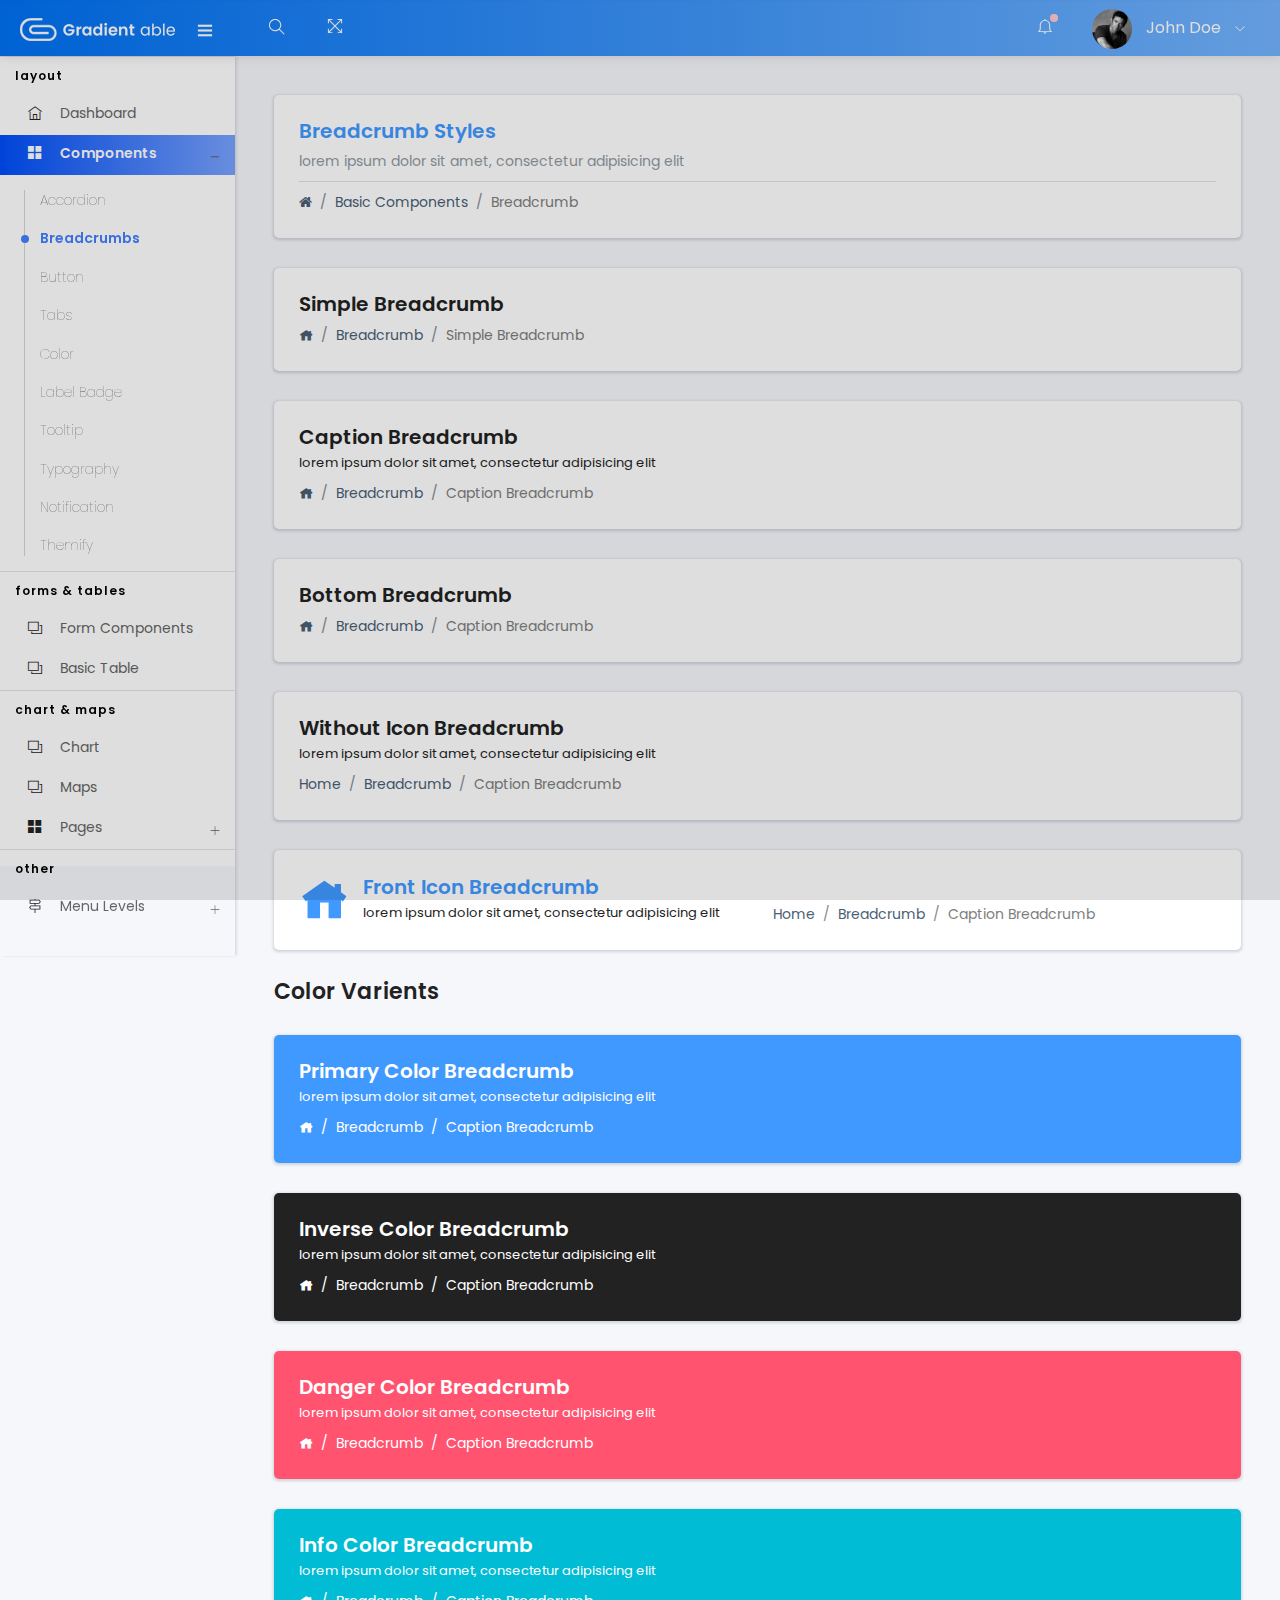
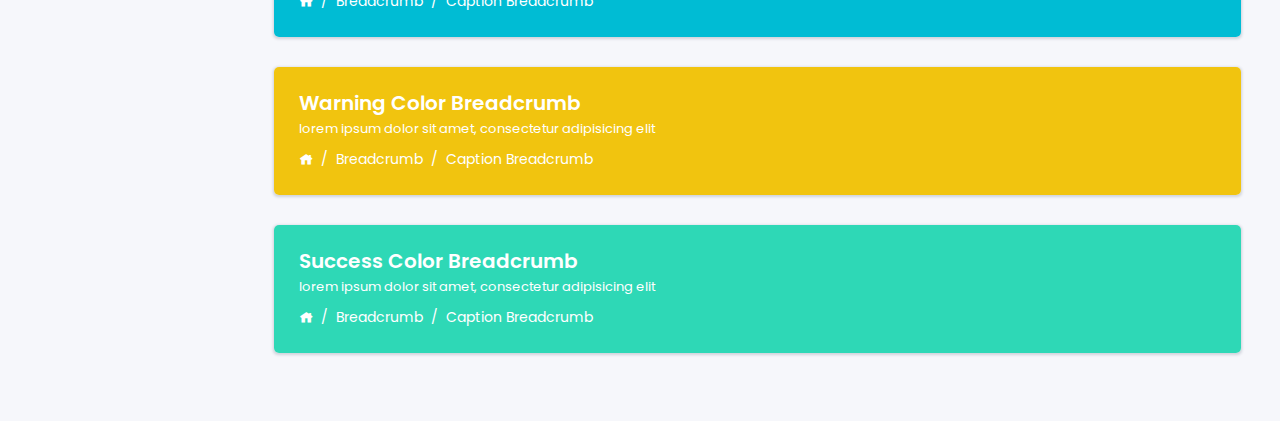
<file: main/jQuery/gradient-able-bsp4-lite/breadcrumb.html>
<!DOCTYPE html>
<html lang="en">

<head>
    <title>Gradient Able bootstrap admin template by codedthemes </title>
    <!-- HTML5 Shim and Respond.js IE9 support of HTML5 elements and media queries -->
    <!-- WARNING: Respond.js doesn't work if you view the page via file:// -->
    <!--[if lt IE 9]>
      <script src="https://oss.maxcdn.com/libs/html5shiv/3.7.0/html5shiv.js"></script>
      <script src="https://oss.maxcdn.com/libs/respond.js/1.4.2/respond.min.js"></script>
      <![endif]-->
      <!-- Meta -->
      <meta charset="utf-8">
      <meta name="viewport" content="width=device-width, initial-scale=1.0, user-scalable=0, minimal-ui">
      <meta http-equiv="X-UA-Compatible" content="IE=edge" />
      <meta name="description" content="Gradient Able Bootstrap admin template made using Bootstrap 4. The starter version of Gradient Able is completely free for personal project." />
      <meta name="keywords" content="free dashboard template, free admin, free bootstrap template, bootstrap admin template, admin theme, admin dashboard, dashboard template, admin template, responsive" />
      <meta name="author" content="codedthemes">
      <!-- Favicon icon -->
      <link rel="icon" href="assets/images/favicon.ico" type="image/x-icon">
      <!-- Google font-->
      <link href="https://fonts.googleapis.com/css?family=Poppins:300,400,500,600" rel="stylesheet">
      <!-- Required Fremwork -->
      <link rel="stylesheet" type="text/css" href="assets/css/bootstrap/css/bootstrap.min.css">
      <!-- themify-icons line icon -->
      <link rel="stylesheet" type="text/css" href="assets/icon/themify-icons/themify-icons.css">
	  <link rel="stylesheet" type="text/css" href="assets/icon/font-awesome/css/font-awesome.min.css">
      <!-- ico font -->
      <link rel="stylesheet" type="text/css" href="assets/icon/icofont/css/icofont.css">
      <!-- Style.css -->
      <link rel="stylesheet" type="text/css" href="assets/css/style.css">
      <link rel="stylesheet" type="text/css" href="assets/css/jquery.mCustomScrollbar.css">
  </head>

  <body>
  	  <div class="fixed-button">
		<a href="https://codedthemes.com/item/gradient-able-admin-template" target="_blank" class="btn btn-md btn-primary">
			<i class="fa fa-shopping-cart" aria-hidden="true"></i> Upgrade To Pro
		</a>
	  </div>
        <!-- Pre-loader start -->
    <div class="theme-loader">
        <div class="loader-track">
            <div class="loader-bar"></div>
        </div>
    </div>
    <!-- Pre-loader end -->

    <div id="pcoded" class="pcoded">
        <div class="pcoded-overlay-box"></div>
        <div class="pcoded-container navbar-wrapper">

            <nav class="navbar header-navbar pcoded-header">
               <div class="navbar-wrapper">
                   <div class="navbar-logo">
                       <a class="mobile-menu" id="mobile-collapse" href="#!">
                           <i class="ti-menu"></i>
                       </a>
                       <div class="mobile-search">
                           <div class="header-search">
                               <div class="main-search morphsearch-search">
                                   <div class="input-group">
                                       <span class="input-group-addon search-close"><i class="ti-close"></i></span>
                                       <input type="text" class="form-control" placeholder="Enter Keyword">
                                       <span class="input-group-addon search-btn"><i class="ti-search"></i></span>
                                   </div>
                               </div>
                           </div>
                       </div>
                       <a href="index.html">
                           <img class="img-fluid" src="assets/images/logo.png" alt="Theme-Logo" />
                       </a>
                       <a class="mobile-options">
                           <i class="ti-more"></i>
                       </a>
                   </div>

                   <div class="navbar-container container-fluid">
                       <ul class="nav-left">
                           <li>
                               <div class="sidebar_toggle"><a href="javascript:void(0)"><i class="ti-menu"></i></a></div>
                           </li>
                           <li class="header-search">
                               <div class="main-search morphsearch-search">
                                   <div class="input-group">
                                       <span class="input-group-addon search-close"><i class="ti-close"></i></span>
                                       <input type="text" class="form-control">
                                       <span class="input-group-addon search-btn"><i class="ti-search"></i></span>
                                   </div>
                               </div>
                           </li>
                           <li>
                               <a href="#!" onclick="javascript:toggleFullScreen()">
                                   <i class="ti-fullscreen"></i>
                               </a>
                           </li>
                       </ul>
                       <ul class="nav-right">
                           <li class="header-notification">
                               <a href="#!">
                                   <i class="ti-bell"></i>
                                   <span class="badge bg-c-pink"></span>
                               </a>
                               <ul class="show-notification">
                                   <li>
                                       <h6>Notifications</h6>
                                       <label class="label label-danger">New</label>
                                   </li>
                                   <li>
                                       <div class="media">
                                           <img class="d-flex align-self-center img-radius" src="assets/images/avatar-2.jpg" alt="Generic placeholder image">
                                           <div class="media-body">
                                               <h5 class="notification-user">John Doe</h5>
                                               <p class="notification-msg">Lorem ipsum dolor sit amet, consectetuer elit.</p>
                                               <span class="notification-time">30 minutes ago</span>
                                           </div>
                                       </div>
                                   </li>
                                   <li>
                                       <div class="media">
                                           <img class="d-flex align-self-center img-radius" src="assets/images/avatar-4.jpg" alt="Generic placeholder image">
                                           <div class="media-body">
                                               <h5 class="notification-user">Joseph William</h5>
                                               <p class="notification-msg">Lorem ipsum dolor sit amet, consectetuer elit.</p>
                                               <span class="notification-time">30 minutes ago</span>
                                           </div>
                                       </div>
                                   </li>
                                   <li>
                                       <div class="media">
                                           <img class="d-flex align-self-center img-radius" src="assets/images/avatar-3.jpg" alt="Generic placeholder image">
                                           <div class="media-body">
                                               <h5 class="notification-user">Sara Soudein</h5>
                                               <p class="notification-msg">Lorem ipsum dolor sit amet, consectetuer elit.</p>
                                               <span class="notification-time">30 minutes ago</span>
                                           </div>
                                       </div>
                                   </li>
                               </ul>
                           </li>
                           
                           <li class="user-profile header-notification">
                               <a href="#!">
                                   <img src="assets/images/avatar-4.jpg" class="img-radius" alt="User-Profile-Image">
                                   <span>John Doe</span>
                                   <i class="ti-angle-down"></i>
                               </a>
                               <ul class="show-notification profile-notification">
                                   <li>
                                       <a href="#!">
                                           <i class="ti-settings"></i> Settings
                                       </a>
                                   </li>
                                   <li>
                                       <a href="user-profile.html">
                                           <i class="ti-user"></i> Profile
                                       </a>
                                   </li>
                                   
                                   <li>
                                       <a href="auth-lock-screen.html">
                                           <i class="ti-lock"></i> Lock Screen
                                       </a>
                                   </li>
                                   <li>
                                       <a href="auth-normal-sign-in.html">
                                       <i class="ti-layout-sidebar-left"></i> Logout
                                   </a>
                                   </li>
                               </ul>
                           </li>
                       </ul>
                   </div>
               </div>
           </nav>

            <div class="pcoded-main-container">
                <div class="pcoded-wrapper">
                    <nav class="pcoded-navbar">
                        <div class="sidebar_toggle"><a href="#"><i class="icon-close icons"></i></a></div>
                        <div class="pcoded-inner-navbar main-menu">
                            
                            <div class="pcoded-navigatio-lavel" data-i18n="nav.category.navigation">Layout</div>
                            <ul class="pcoded-item pcoded-left-item">
                                <li class="">
                                    <a href="index.html">
                                        <span class="pcoded-micon"><i class="ti-home"></i><b>D</b></span>
                                        <span class="pcoded-mtext" data-i18n="nav.dash.main">Dashboard</span>
                                        <span class="pcoded-mcaret"></span>
                                    </a>
                                </li>
                                <li class="pcoded-hasmenu active pcoded-trigger">
                                    <a href="javascript:void(0)">
                                        <span class="pcoded-micon"><i class="ti-layout-grid2-alt"></i></span>
                                        <span class="pcoded-mtext"  data-i18n="nav.basic-components.main">Components</span>
                                        <span class="pcoded-mcaret"></span>
                                    </a>
                                    <ul class="pcoded-submenu">
                                        <li class="">
                                            <a href="accordion.html">
                                                <span class="pcoded-micon"><i class="ti-angle-right"></i></span>
                                                <span class="pcoded-mtext" data-i18n="nav.basic-components.alert">Accordion</span>
                                                <span class="pcoded-mcaret"></span>
                                            </a>
                                        </li>
                                        <li class="active ">
                                            <a href="breadcrumb.html">
                                                <span class="pcoded-micon"><i class="ti-angle-right"></i></span>
                                                <span class="pcoded-mtext" data-i18n="nav.basic-components.breadcrumbs">Breadcrumbs</span>
                                                <span class="pcoded-mcaret"></span>
                                            </a>
                                        </li>
                                        <li class=" ">
                                            <a href="button.html">
                                                <span class="pcoded-micon"><i class="ti-angle-right"></i></span>
                                                <span class="pcoded-mtext" data-i18n="nav.basic-components.alert">Button</span>
                                                <span class="pcoded-mcaret"></span>
                                            </a>
                                        </li>
                                        <li class=" ">
                                            <a href="tabs.html">
                                                <span class="pcoded-micon"><i class="ti-angle-right"></i></span>
                                                <span class="pcoded-mtext" data-i18n="nav.basic-components.breadcrumbs">Tabs</span>
                                                <span class="pcoded-mcaret"></span>
                                            </a>
                                        </li>
                                        <li class=" ">
                                            <a href="color.html">
                                                <span class="pcoded-micon"><i class="ti-angle-right"></i></span>
                                                <span class="pcoded-mtext" data-i18n="nav.basic-components.alert">Color</span>
                                                <span class="pcoded-mcaret"></span>
                                            </a>
                                        </li>
                                        <li class=" ">
                                            <a href="label-badge.html">
                                                <span class="pcoded-micon"><i class="ti-angle-right"></i></span>
                                                <span class="pcoded-mtext" data-i18n="nav.basic-components.breadcrumbs">Label Badge</span>
                                                <span class="pcoded-mcaret"></span>
                                            </a>
                                        </li>
                                        <li class=" ">
                                            <a href="tooltip.html">
                                                <span class="pcoded-micon"><i class="ti-angle-right"></i></span>
                                                <span class="pcoded-mtext" data-i18n="nav.basic-components.alert">Tooltip</span>
                                                <span class="pcoded-mcaret"></span>
                                            </a>
                                        </li>
                                        <li class=" ">
                                            <a href="typography.html">
                                                <span class="pcoded-micon"><i class="ti-angle-right"></i></span>
                                                <span class="pcoded-mtext" data-i18n="nav.basic-components.breadcrumbs">Typography</span>
                                                <span class="pcoded-mcaret"></span>
                                            </a>
                                        </li>
                                        <li class=" ">
                                            <a href="notification.html">
                                                <span class="pcoded-micon"><i class="ti-angle-right"></i></span>
                                                <span class="pcoded-mtext" data-i18n="nav.basic-components.alert">Notification</span>
                                                <span class="pcoded-mcaret"></span>
                                            </a>
                                        </li>
                                        <li class=" ">
                                            <a href="icon-themify.html">
                                                <span class="pcoded-micon"><i class="ti-angle-right"></i></span>
                                                <span class="pcoded-mtext" data-i18n="nav.basic-components.breadcrumbs">Themify</span>
                                                <span class="pcoded-mcaret"></span>
                                            </a>
                                        </li>

                                    </ul>
                                </li>
                            </ul>
                            <div class="pcoded-navigatio-lavel" data-i18n="nav.category.forms">Forms &amp; Tables</div>
                            <ul class="pcoded-item pcoded-left-item">
                                <li>
                                    <a href="form-elements-component.html">
                                        <span class="pcoded-micon"><i class="ti-layers"></i><b>FC</b></span>
                                        <span class="pcoded-mtext" data-i18n="nav.form-components.main">Form Components</span>
                                        <span class="pcoded-mcaret"></span>
                                    </a>
                                </li>
                                <li>
                                    <a href="bs-basic-table.html">
                                        <span class="pcoded-micon"><i class="ti-layers"></i><b>FC</b></span>
                                        <span class="pcoded-mtext" data-i18n="nav.form-components.main">Basic Table</span>
                                        <span class="pcoded-mcaret"></span>
                                    </a>
                                </li>

                            </ul>

                            <div class="pcoded-navigatio-lavel" data-i18n="nav.category.forms">Chart &amp; Maps</div>
                            <ul class="pcoded-item pcoded-left-item">
                                <li>
                                    <a href="chart.html">
                                        <span class="pcoded-micon"><i class="ti-layers"></i><b>FC</b></span>
                                        <span class="pcoded-mtext" data-i18n="nav.form-components.main">Chart</span>
                                        <span class="pcoded-mcaret"></span>
                                    </a>
                                </li>
                                <li>
                                    <a href="map-google.html">
                                        <span class="pcoded-micon"><i class="ti-layers"></i><b>FC</b></span>
                                        <span class="pcoded-mtext" data-i18n="nav.form-components.main">Maps</span>
                                        <span class="pcoded-mcaret"></span>
                                    </a>
                                </li>
                                <li class="pcoded-hasmenu">
                                    <a href="javascript:void(0)">
                                        <span class="pcoded-micon"><i class="ti-layout-grid2-alt"></i></span>
                                        <span class="pcoded-mtext"  data-i18n="nav.basic-components.main">Pages</span>
                                        <span class="pcoded-mcaret"></span>
                                    </a>
                                    <ul class="pcoded-submenu">
                                        <li class=" ">
                                            <a href="auth-normal-sign-in.html">
                                                <span class="pcoded-micon"><i class="ti-angle-right"></i></span>
                                                <span class="pcoded-mtext" data-i18n="nav.basic-components.alert">Login</span>
                                                <span class="pcoded-mcaret"></span>
                                            </a>
                                        </li>
                                        <li class=" ">
                                            <a href="auth-sign-up.html">
                                                <span class="pcoded-micon"><i class="ti-angle-right"></i></span>
                                                <span class="pcoded-mtext" data-i18n="nav.basic-components.breadcrumbs">Register</span>
                                                <span class="pcoded-mcaret"></span>
                                            </a>
                                        </li>
                                        <li class=" ">
                                            <a href="sample-page.html">
                                                <span class="pcoded-micon"><i class="ti-angle-right"></i></span>
                                                <span class="pcoded-mtext" data-i18n="nav.basic-components.breadcrumbs">Sample Page</span>
                                                <span class="pcoded-mcaret"></span>
                                            </a>
                                        </li>
                                    </ul>
                                </li>

                            </ul>

                            <div class="pcoded-navigatio-lavel" data-i18n="nav.category.other">Other</div>
                            <ul class="pcoded-item pcoded-left-item">
                                <li class="pcoded-hasmenu ">
                                    <a href="javascript:void(0)">
                                        <span class="pcoded-micon"><i class="ti-direction-alt"></i><b>M</b></span>
                                        <span class="pcoded-mtext" data-i18n="nav.menu-levels.main">Menu Levels</span>
                                        <span class="pcoded-mcaret"></span>
                                    </a>
                                    <ul class="pcoded-submenu">
                                        <li class="">
                                            <a href="javascript:void(0)">
                                                <span class="pcoded-micon"><i class="ti-angle-right"></i></span>
                                                <span class="pcoded-mtext" data-i18n="nav.menu-levels.menu-level-21">Menu Level 2.1</span>
                                                <span class="pcoded-mcaret"></span>
                                            </a>
                                        </li>
                                        <li class="pcoded-hasmenu ">
                                            <a href="javascript:void(0)">
                                                <span class="pcoded-micon"><i class="ti-direction-alt"></i></span>
                                                <span class="pcoded-mtext" data-i18n="nav.menu-levels.menu-level-22.main">Menu Level 2.2</span>
                                                <span class="pcoded-mcaret"></span>
                                            </a>
                                            <ul class="pcoded-submenu">
                                                <li class="">
                                                    <a href="javascript:void(0)">
                                                        <span class="pcoded-micon"><i class="ti-angle-right"></i></span>
                                                        <span class="pcoded-mtext" data-i18n="nav.menu-levels.menu-level-22.menu-level-31">Menu Level 3.1</span>
                                                        <span class="pcoded-mcaret"></span>
                                                    </a>
                                                </li>
                                            </ul>
                                        </li>
                                        <li class="">
                                            <a href="javascript:void(0)">
                                                <span class="pcoded-micon"><i class="ti-angle-right"></i></span>
                                                <span class="pcoded-mtext" data-i18n="nav.menu-levels.menu-level-23">Menu Level 2.3</span>
                                                <span class="pcoded-mcaret"></span>
                                            </a>
                                        </li>

                                    </ul>
                                </li>
                            </ul>
                        </div>
                    </nav>
                    <div class="pcoded-content">
                        <div class="pcoded-inner-content">
                            <!-- Main-body start -->
                            <div class="main-body">
                                <div class="page-wrapper">
								<!-- Page-header start -->
                                    <div class="page-header card">
                                        <div class="card-block">
                                            <h5 class="m-b-10">Breadcrumb Styles</h5>
                                            <p class="text-muted m-b-10">lorem ipsum dolor sit amet, consectetur adipisicing elit</p>
                                            <ul class="breadcrumb-title b-t-default p-t-10">
                                                <li class="breadcrumb-item">
                                                    <a href="index.html"> <i class="fa fa-home"></i> </a>
                                                </li>
                                                        <li class="breadcrumb-item"><a href="#!">Basic Components</a>
                                                        </li>
                                                        <li class="breadcrumb-item"><a href="#!">Breadcrumb</a>
                                                        </li>
                                            </ul>
                                        </div>
                                    </div>
                                    <!-- Page-header end -->
                                    <!-- Page-body start -->
                                    <div class="page-body breadcrumb-page">
                                        <!-- Simple Breadcrumb card start -->
                                        <div class="card">
                                            <div class="card-block">
                                                <h5>Simple Breadcrumb</h5>
                                                <div class="page-header-breadcrumb">
                                                    <ul class="breadcrumb-title m-t-10">
                                                        <li class="breadcrumb-item">
                                                            <a href="#!">
                                                                <i class="icofont icofont-home"></i>
                                                            </a>
                                                        </li>
                                                        <li class="breadcrumb-item"><a href="#!">Breadcrumb</a>
                                                        </li>
                                                        <li class="breadcrumb-item"><a href="#!">Simple Breadcrumb</a>
                                                        </li>
                                                    </ul>
                                                </div>
                                            </div>
                                        </div>
                                        <!-- Simple Breadcrumb card start -->
                                        <!-- Caption Breadcrumb card start -->
                                        <div class="card">
                                            <div class="card-block caption-breadcrumb">
                                                <div class="breadcrumb-header">
                                                    <h5>Caption Breadcrumb</h5>
                                                    <span>lorem ipsum dolor sit amet, consectetur adipisicing elit</span>
                                                </div>
                                                <div class="page-header-breadcrumb">
                                                    <ul class="breadcrumb-title m-t-10">
                                                        <li class="breadcrumb-item">
                                                            <a href="#!">
                                                                <i class="icofont icofont-home"></i>
                                                            </a>
                                                        </li>
                                                        <li class="breadcrumb-item"><a href="#!">Breadcrumb</a>
                                                        </li>
                                                        <li class="breadcrumb-item"><a href="#!">Caption Breadcrumb</a>
                                                        </li>
                                                    </ul>
                                                </div>
                                            </div>
                                        </div>
                                        <!-- Caption Breadcrumb card end -->
                                        <!-- Bottom Breadcrumb card start -->
                                        <div class="card">
                                            <div class="card-block">
                                                <div class="breadcrumb-header">
                                                    <h5>Bottom Breadcrumb</h5>
                                                </div>
                                                <div class="m-t-10">
                                                    <ul class="breadcrumb-title">
                                                        <li class="breadcrumb-item">
                                                            <a href="#!">
                                                                <i class="icofont icofont-home"></i>
                                                            </a>
                                                        </li>
                                                        <li class="breadcrumb-item"><a href="#!">Breadcrumb</a>
                                                        </li>
                                                        <li class="breadcrumb-item"><a href="#!">Caption Breadcrumb</a>
                                                        </li>
                                                    </ul>
                                                </div>
                                            </div>
                                        </div>
                                        <!-- Bottom Breadcrumb card end -->
                                        <!-- Without-icon Breadcrumb card start -->
                                        <div class="card">
                                            <div class="card-block caption-breadcrumb">
                                                <div class="breadcrumb-header">
                                                    <h5>Without Icon Breadcrumb</h5>
                                                    <span>lorem ipsum dolor sit amet, consectetur adipisicing elit</span>
                                                </div>
                                                <div class="page-header-breadcrumb">
                                                    <ul class="breadcrumb-title m-t-10">
                                                        <li class="breadcrumb-item"><a href="#!">Home</a>
                                                        </li>
                                                        <li class="breadcrumb-item"><a href="#!">Breadcrumb</a>
                                                        </li>
                                                        <li class="breadcrumb-item"><a href="#!">Caption Breadcrumb</a>
                                                        </li>
                                                    </ul>
                                                </div>
                                            </div>
                                        </div>
                                        <!-- Without-icon Breadcrumb card start -->
                                        <!-- Front-icon Breadcrumb card start -->
                                        <div class="card page-header p-0">
                                            <div class="card-block front-icon-breadcrumb row align-items-end">
                                                <div class="breadcrumb-header col">
                                                    <div class="big-icon">
                                                        <i class="icofont icofont-home"></i>
                                                    </div>
                                                    <div class="d-inline-block">
                                                        <h5>Front Icon Breadcrumb</h5>
                                                        <span>lorem ipsum dolor sit amet, consectetur adipisicing elit</span>
                                                    </div>
                                                </div>
                                                <div class="col">
                                                    <div class="page-header-breadcrumb">
                                                        <ul class="breadcrumb-title m-t-10">
                                                            <li class="breadcrumb-item"><a href="#!">Home</a>
                                                            </li>
                                                            <li class="breadcrumb-item"><a href="#!">Breadcrumb</a>
                                                            </li>
                                                            <li class="breadcrumb-item"><a href="#!">Caption Breadcrumb</a>
                                                            </li>
                                                        </ul>
                                                    </div>
                                                </div>
                                            </div>
                                        </div>
                                        <!-- Front-icon Breadcrumb card end -->
                                        <h4 class="m-b-30">Color Varients</h4>
                                        <!-- Primary-color Breadcrumb card start -->
                                        <div class="card borderless-card">
                                            <div class="card-block primary-breadcrumb">
                                                <div class="breadcrumb-header">
                                                    <h5>Primary Color Breadcrumb</h5>
                                                    <span>lorem ipsum dolor sit amet, consectetur adipisicing elit</span>
                                                </div>
                                                <div class="page-header-breadcrumb">
                                                    <ul class="breadcrumb-title m-t-10">
                                                        <li class="breadcrumb-item">
                                                            <a href="#!">
                                                                <i class="icofont icofont-home"></i>
                                                            </a>
                                                        </li>
                                                        <li class="breadcrumb-item"><a href="#!">Breadcrumb</a>
                                                        </li>
                                                        <li class="breadcrumb-item"><a href="#!">Caption Breadcrumb</a>
                                                        </li>
                                                    </ul>
                                                </div>
                                            </div>
                                        </div>
                                        <!-- Primary-color Breadcrumb card end -->
                                        <!-- Inverse-color Breadcrumb card start -->
                                        <div class="card borderless-card">
                                            <div class="card-block inverse-breadcrumb">
                                                <div class="breadcrumb-header">
                                                    <h5>Inverse Color Breadcrumb</h5>
                                                    <span>lorem ipsum dolor sit amet, consectetur adipisicing elit</span>
                                                </div>
                                                <div class="page-header-breadcrumb">
                                                    <ul class="breadcrumb-title m-t-10">
                                                        <li class="breadcrumb-item">
                                                            <a href="#!">
                                                                <i class="icofont icofont-home"></i>
                                                            </a>
                                                        </li>
                                                        <li class="breadcrumb-item"><a href="#!">Breadcrumb</a>
                                                        </li>
                                                        <li class="breadcrumb-item"><a href="#!">Caption Breadcrumb</a>
                                                        </li>
                                                    </ul>
                                                </div>
                                            </div>
                                        </div>
                                        <!-- Inverse-color Breadcrumb card end -->
                                        <!-- Danger-color Breadcrumb card start -->
                                        <div class="card borderless-card">
                                            <div class="card-block danger-breadcrumb">
                                                <div class="breadcrumb-header">
                                                    <h5>Danger Color Breadcrumb</h5>
                                                    <span>lorem ipsum dolor sit amet, consectetur adipisicing elit</span>
                                                </div>
                                                <div class="page-header-breadcrumb">
                                                    <ul class="breadcrumb-title m-t-10">
                                                        <li class="breadcrumb-item">
                                                            <a href="#!">
                                                                <i class="icofont icofont-home"></i>
                                                            </a>
                                                        </li>
                                                        <li class="breadcrumb-item"><a href="#!">Breadcrumb</a>
                                                        </li>
                                                        <li class="breadcrumb-item"><a href="#!">Caption Breadcrumb</a>
                                                        </li>
                                                    </ul>
                                                </div>
                                            </div>
                                        </div>
                                        <!-- Danger-color Breadcrumb card end -->
                                        <!-- Info-color Breadcrumb card start -->
                                        <div class="card borderless-card">
                                            <div class="card-block info-breadcrumb">
                                                <div class="breadcrumb-header">
                                                    <h5>Info Color Breadcrumb</h5>
                                                    <span>lorem ipsum dolor sit amet, consectetur adipisicing elit</span>
                                                </div>
                                                <div class="page-header-breadcrumb">
                                                    <ul class="breadcrumb-title m-t-10">
                                                        <li class="breadcrumb-item">
                                                            <a href="#!">
                                                                <i class="icofont icofont-home"></i>
                                                            </a>
                                                        </li>
                                                        <li class="breadcrumb-item"><a href="#!">Breadcrumb</a>
                                                        </li>
                                                        <li class="breadcrumb-item"><a href="#!">Caption Breadcrumb</a>
                                                        </li>
                                                    </ul>
                                                </div>
                                            </div>
                                        </div>
                                        <!-- Info-color Breadcrumb card end -->
                                        <!-- Warning-color Breadcrumb card start -->
                                        <div class="card borderless-card">
                                            <div class="card-block warning-breadcrumb">
                                                <div class="breadcrumb-header">
                                                    <h5>Warning Color Breadcrumb</h5>
                                                    <span>lorem ipsum dolor sit amet, consectetur adipisicing elit</span>
                                                </div>
                                                <div class="page-header-breadcrumb">
                                                    <ul class="breadcrumb-title m-t-10">
                                                        <li class="breadcrumb-item">
                                                            <a href="#!">
                                                                <i class="icofont icofont-home"></i>
                                                            </a>
                                                        </li>
                                                        <li class="breadcrumb-item"><a href="#!">Breadcrumb</a>
                                                        </li>
                                                        <li class="breadcrumb-item"><a href="#!">Caption Breadcrumb</a>
                                                        </li>
                                                    </ul>
                                                </div>
                                            </div>
                                        </div>
                                        <!-- Warning-color Breadcrumb card end -->
                                        <!-- Success-color Breadcrumb card start -->
                                        <div class="card borderless-card">
                                            <div class="card-block success-breadcrumb">
                                                <div class="breadcrumb-header">
                                                    <h5>Success Color Breadcrumb</h5>
                                                    <span>lorem ipsum dolor sit amet, consectetur adipisicing elit</span>
                                                </div>
                                                <div class="page-header-breadcrumb">
                                                    <ul class="breadcrumb-title m-t-10">
                                                        <li class="breadcrumb-item">
                                                            <a href="#!">
                                                                <i class="icofont icofont-home"></i>
                                                            </a>
                                                        </li>
                                                        <li class="breadcrumb-item"><a href="#!">Breadcrumb</a>
                                                        </li>
                                                        <li class="breadcrumb-item"><a href="#!">Caption Breadcrumb</a>
                                                        </li>
                                                    </ul>
                                                </div>
                                            </div>
                                        </div>
                                        <!-- Success-color Breadcrumb card end -->
                                    </div>
                                    <!-- Page-body start -->
                                </div>
                            </div>
                            <!-- Main-body start -->

                            <div id="styleSelector">

                            </div>
                        </div>
                    </div>
                </div>
            </div>
        </div>
    </div>



    <!-- Warning Section Starts -->
    <!-- Older IE warning message -->
    <!--[if lt IE 9]>
<div class="ie-warning">
    <h1>Warning!!</h1>
    <p>You are using an outdated version of Internet Explorer, please upgrade <br/>to any of the following web browsers to access this website.</p>
    <div class="iew-container">
        <ul class="iew-download">
            <li>
                <a href="http://www.google.com/chrome/">
                    <img src="assets/images/browser/chrome.png" alt="Chrome">
                    <div>Chrome</div>
                </a>
            </li>
            <li>
                <a href="https://www.mozilla.org/en-US/firefox/new/">
                    <img src="assets/images/browser/firefox.png" alt="Firefox">
                    <div>Firefox</div>
                </a>
            </li>
            <li>
                <a href="http://www.opera.com">
                    <img src="assets/images/browser/opera.png" alt="Opera">
                    <div>Opera</div>
                </a>
            </li>
            <li>
                <a href="https://www.apple.com/safari/">
                    <img src="assets/images/browser/safari.png" alt="Safari">
                    <div>Safari</div>
                </a>
            </li>
            <li>
                <a href="http://windows.microsoft.com/en-us/internet-explorer/download-ie">
                    <img src="assets/images/browser/ie.png" alt="">
                    <div>IE (9 & above)</div>
                </a>
            </li>
        </ul>
    </div>
    <p>Sorry for the inconvenience!</p>
</div>
<![endif]-->
<!-- Warning Section Ends -->
<!-- Required Jquery -->
<script type="text/javascript" src="assets/js/jquery/jquery.min.js"></script>
<script type="text/javascript" src="assets/js/jquery-ui/jquery-ui.min.js"></script>
<script type="text/javascript" src="assets/js/popper.js/popper.min.js"></script>
<script type="text/javascript" src="assets/js/bootstrap/js/bootstrap.min.js"></script>
<!-- jquery slimscroll js -->
<script type="text/javascript" src="assets/js/jquery-slimscroll/jquery.slimscroll.js"></script>
<!-- modernizr js -->
<script type="text/javascript" src="assets/js/modernizr/modernizr.js"></script>
<script type="text/javascript" src="assets/js/modernizr/css-scrollbars.js"></script>

<!-- Custom js -->
<script type="text/javascript" src="assets/js/script.js"></script>
<script src="assets/js/pcoded.min.js"></script>
<script src="assets/js/vartical-demo.js"></script>
<script src="assets/js/jquery.mCustomScrollbar.concat.min.js"></script>

</body>

</html>
</file>
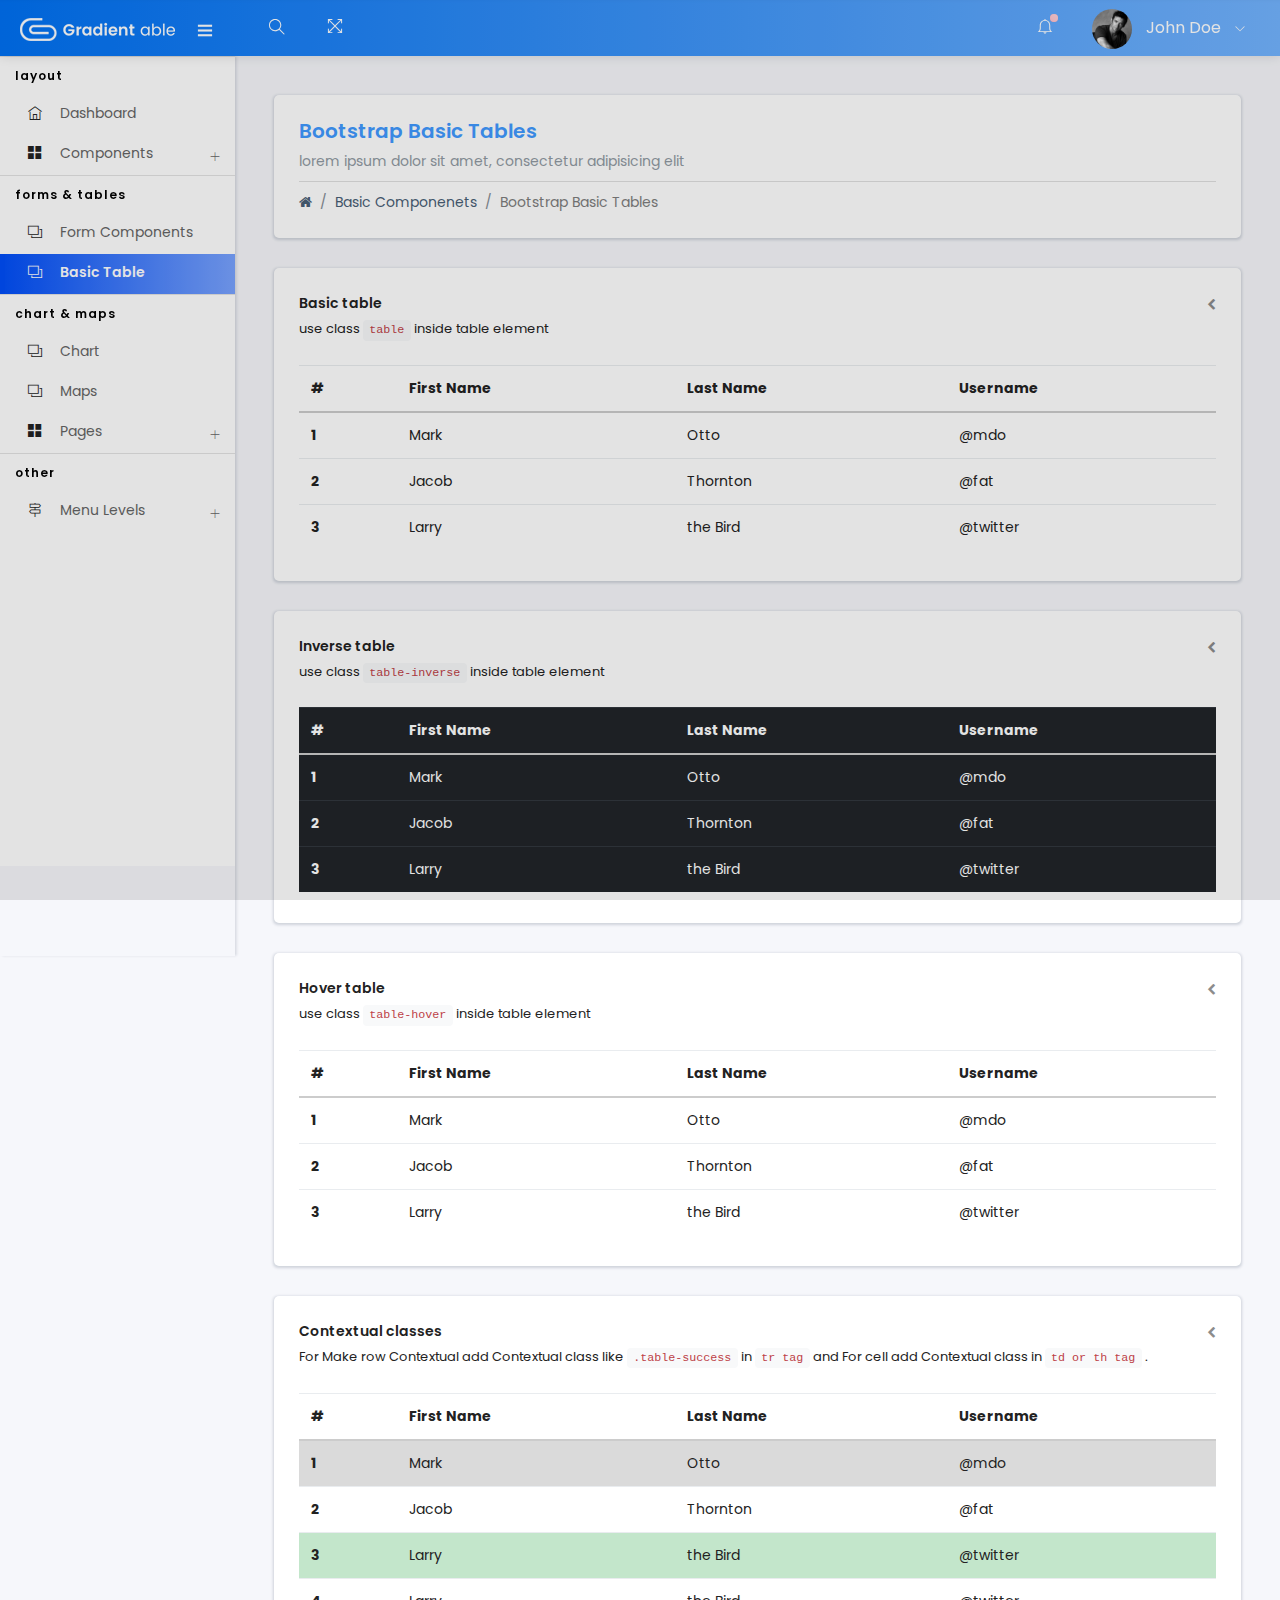
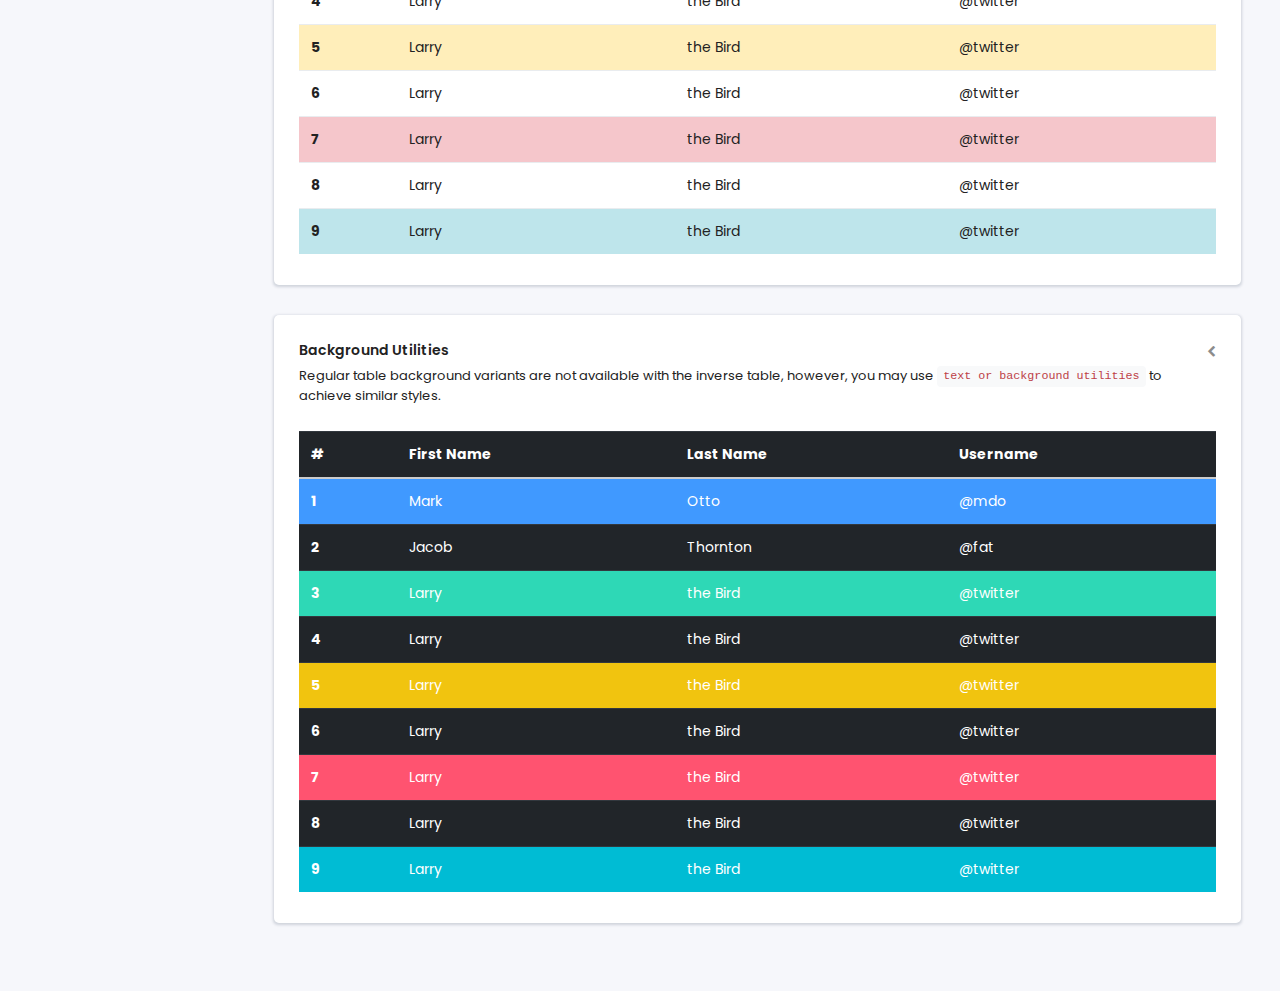
<file: main/jQuery/gradient-able-bsp4-lite/bs-basic-table.html>
<!DOCTYPE html>
<html lang="en">

<head>
    <title>Gradient Able bootstrap admin template by codedthemes </title>
    <!-- HTML5 Shim and Respond.js IE9 support of HTML5 elements and media queries -->
    <!-- WARNING: Respond.js doesn't work if you view the page via file:// -->
    <!--[if lt IE 9]>
      <script src="https://oss.maxcdn.com/libs/html5shiv/3.7.0/html5shiv.js"></script>
      <script src="https://oss.maxcdn.com/libs/respond.js/1.4.2/respond.min.js"></script>
      <![endif]-->
      <!-- Meta -->
      <meta charset="utf-8">
      <meta name="viewport" content="width=device-width, initial-scale=1.0, user-scalable=0, minimal-ui">
      <meta http-equiv="X-UA-Compatible" content="IE=edge" />
      <meta name="description" content="Gradient Able Bootstrap admin template made using Bootstrap 4. The starter version of Gradient Able is completely free for personal project." />
      <meta name="keywords" content="free dashboard template, free admin, free bootstrap template, bootstrap admin template, admin theme, admin dashboard, dashboard template, admin template, responsive" />
      <meta name="author" content="codedthemes">
      <!-- Favicon icon -->
      <link rel="icon" href="assets/images/favicon.ico" type="image/x-icon">
      <!-- Google font--><link href="https://fonts.googleapis.com/css?family=Poppins:300,400,500,600" rel="stylesheet">
      <!-- Required Fremwork -->
      <link rel="stylesheet" type="text/css" href="assets/css/bootstrap/css/bootstrap.min.css">
      <!-- themify-icons line icon -->
      <link rel="stylesheet" type="text/css" href="assets/icon/themify-icons/themify-icons.css">
	  <link rel="stylesheet" type="text/css" href="assets/icon/font-awesome/css/font-awesome.min.css">
      <!-- ico font -->
      <link rel="stylesheet" type="text/css" href="assets/icon/icofont/css/icofont.css">
      <!-- Style.css -->
      <link rel="stylesheet" type="text/css" href="assets/css/style.css">
      <link rel="stylesheet" type="text/css" href="assets/css/jquery.mCustomScrollbar.css">
  </head>

  <body>
  	  <div class="fixed-button">
		<a href="https://codedthemes.com/item/gradient-able-admin-template" target="_blank" class="btn btn-md btn-primary">
			<i class="fa fa-shopping-cart" aria-hidden="true"></i> Upgrade To Pro
		</a>
	  </div>
        <!-- Pre-loader start -->
    <div class="theme-loader">
        <div class="loader-track">
            <div class="loader-bar"></div>
        </div>
    </div>
    <!-- Pre-loader end -->
    <div id="pcoded" class="pcoded">
        <div class="pcoded-overlay-box"></div>
        <div class="pcoded-container navbar-wrapper">

            <nav class="navbar header-navbar pcoded-header">
               <div class="navbar-wrapper">
                   <div class="navbar-logo">
                       <a class="mobile-menu" id="mobile-collapse" href="#!">
                           <i class="ti-menu"></i>
                       </a>
                       <div class="mobile-search">
                           <div class="header-search">
                               <div class="main-search morphsearch-search">
                                   <div class="input-group">
                                       <span class="input-group-addon search-close"><i class="ti-close"></i></span>
                                       <input type="text" class="form-control" placeholder="Enter Keyword">
                                       <span class="input-group-addon search-btn"><i class="ti-search"></i></span>
                                   </div>
                               </div>
                           </div>
                       </div>
                       <a href="index.html">
                           <img class="img-fluid" src="assets/images/logo.png" alt="Theme-Logo" />
                       </a>
                       <a class="mobile-options">
                           <i class="ti-more"></i>
                       </a>
                   </div>

                   <div class="navbar-container container-fluid">
                       <ul class="nav-left">
                           <li>
                               <div class="sidebar_toggle"><a href="javascript:void(0)"><i class="ti-menu"></i></a></div>
                           </li>
                           <li class="header-search">
                               <div class="main-search morphsearch-search">
                                   <div class="input-group">
                                       <span class="input-group-addon search-close"><i class="ti-close"></i></span>
                                       <input type="text" class="form-control">
                                       <span class="input-group-addon search-btn"><i class="ti-search"></i></span>
                                   </div>
                               </div>
                           </li>
                           <li>
                               <a href="#!" onclick="javascript:toggleFullScreen()">
                                   <i class="ti-fullscreen"></i>
                               </a>
                           </li>
                       </ul>
                       <ul class="nav-right">
                           <li class="header-notification">
                               <a href="#!">
                                   <i class="ti-bell"></i>
                                   <span class="badge bg-c-pink"></span>
                               </a>
                               <ul class="show-notification">
                                   <li>
                                       <h6>Notifications</h6>
                                       <label class="label label-danger">New</label>
                                   </li>
                                   <li>
                                       <div class="media">
                                           <img class="d-flex align-self-center img-radius" src="assets/images/avatar-2.jpg" alt="Generic placeholder image">
                                           <div class="media-body">
                                               <h5 class="notification-user">John Doe</h5>
                                               <p class="notification-msg">Lorem ipsum dolor sit amet, consectetuer elit.</p>
                                               <span class="notification-time">30 minutes ago</span>
                                           </div>
                                       </div>
                                   </li>
                                   <li>
                                       <div class="media">
                                           <img class="d-flex align-self-center img-radius" src="assets/images/avatar-4.jpg" alt="Generic placeholder image">
                                           <div class="media-body">
                                               <h5 class="notification-user">Joseph William</h5>
                                               <p class="notification-msg">Lorem ipsum dolor sit amet, consectetuer elit.</p>
                                               <span class="notification-time">30 minutes ago</span>
                                           </div>
                                       </div>
                                   </li>
                                   <li>
                                       <div class="media">
                                           <img class="d-flex align-self-center img-radius" src="assets/images/avatar-3.jpg" alt="Generic placeholder image">
                                           <div class="media-body">
                                               <h5 class="notification-user">Sara Soudein</h5>
                                               <p class="notification-msg">Lorem ipsum dolor sit amet, consectetuer elit.</p>
                                               <span class="notification-time">30 minutes ago</span>
                                           </div>
                                       </div>
                                   </li>
                               </ul>
                           </li>
                           
                           <li class="user-profile header-notification">
                               <a href="#!">
                                   <img src="assets/images/avatar-4.jpg" class="img-radius" alt="User-Profile-Image">
                                   <span>John Doe</span>
                                   <i class="ti-angle-down"></i>
                               </a>
                               <ul class="show-notification profile-notification">
                                   <li>
                                       <a href="#!">
                                           <i class="ti-settings"></i> Settings
                                       </a>
                                   </li>
                                   <li>
                                       <a href="user-profile.html">
                                           <i class="ti-user"></i> Profile
                                       </a>
                                   </li>
                                   
                                   <li>
                                       <a href="auth-lock-screen.html">
                                           <i class="ti-lock"></i> Lock Screen
                                       </a>
                                   </li>
                                   <li>
                                       <a href="auth-normal-sign-in.html">
                                       <i class="ti-layout-sidebar-left"></i> Logout
                                   </a>
                                   </li>
                               </ul>
                           </li>
                       </ul>
                   </div>
               </div>
           </nav>

            <div class="pcoded-main-container">
                <div class="pcoded-wrapper">
                    <nav class="pcoded-navbar">
                        <div class="sidebar_toggle"><a href="#"><i class="icon-close icons"></i></a></div>
                        <div class="pcoded-inner-navbar main-menu">
                            
                            <div class="pcoded-navigatio-lavel" data-i18n="nav.category.navigation">Layout</div>
                            <ul class="pcoded-item pcoded-left-item">
                                <li class="">
                                    <a href="index.html">
                                        <span class="pcoded-micon"><i class="ti-home"></i><b>D</b></span>
                                        <span class="pcoded-mtext" data-i18n="nav.dash.main">Dashboard</span>
                                        <span class="pcoded-mcaret"></span>
                                    </a>
                                </li>
                                <li class="pcoded-hasmenu">
                                    <a href="javascript:void(0)">
                                        <span class="pcoded-micon"><i class="ti-layout-grid2-alt"></i></span>
                                        <span class="pcoded-mtext"  data-i18n="nav.basic-components.main">Components</span>
                                        <span class="pcoded-mcaret"></span>
                                    </a>
                                    <ul class="pcoded-submenu">
                                        <li class=" ">
                                            <a href="accordion.html">
                                                <span class="pcoded-micon"><i class="ti-angle-right"></i></span>
                                                <span class="pcoded-mtext" data-i18n="nav.basic-components.alert">Accordion</span>
                                                <span class="pcoded-mcaret"></span>
                                            </a>
                                        </li>
                                        <li class=" ">
                                            <a href="breadcrumb.html">
                                                <span class="pcoded-micon"><i class="ti-angle-right"></i></span>
                                                <span class="pcoded-mtext" data-i18n="nav.basic-components.breadcrumbs">Breadcrumbs</span>
                                                <span class="pcoded-mcaret"></span>
                                            </a>
                                        </li>
                                        <li class=" ">
                                            <a href="button.html">
                                                <span class="pcoded-micon"><i class="ti-angle-right"></i></span>
                                                <span class="pcoded-mtext" data-i18n="nav.basic-components.alert">Button</span>
                                                <span class="pcoded-mcaret"></span>
                                            </a>
                                        </li>
                                        <li class=" ">
                                            <a href="tabs.html">
                                                <span class="pcoded-micon"><i class="ti-angle-right"></i></span>
                                                <span class="pcoded-mtext" data-i18n="nav.basic-components.breadcrumbs">Tabs</span>
                                                <span class="pcoded-mcaret"></span>
                                            </a>
                                        </li>
                                        <li class=" ">
                                            <a href="color.html">
                                                <span class="pcoded-micon"><i class="ti-angle-right"></i></span>
                                                <span class="pcoded-mtext" data-i18n="nav.basic-components.alert">Color</span>
                                                <span class="pcoded-mcaret"></span>
                                            </a>
                                        </li>
                                        <li class=" ">
                                            <a href="label-badge.html">
                                                <span class="pcoded-micon"><i class="ti-angle-right"></i></span>
                                                <span class="pcoded-mtext" data-i18n="nav.basic-components.breadcrumbs">Label Badge</span>
                                                <span class="pcoded-mcaret"></span>
                                            </a>
                                        </li>
                                        <li class=" ">
                                            <a href="tooltip.html">
                                                <span class="pcoded-micon"><i class="ti-angle-right"></i></span>
                                                <span class="pcoded-mtext" data-i18n="nav.basic-components.alert">Tooltip</span>
                                                <span class="pcoded-mcaret"></span>
                                            </a>
                                        </li>
                                        <li class=" ">
                                            <a href="typography.html">
                                                <span class="pcoded-micon"><i class="ti-angle-right"></i></span>
                                                <span class="pcoded-mtext" data-i18n="nav.basic-components.breadcrumbs">Typography</span>
                                                <span class="pcoded-mcaret"></span>
                                            </a>
                                        </li>
                                        <li class=" ">
                                            <a href="notification.html">
                                                <span class="pcoded-micon"><i class="ti-angle-right"></i></span>
                                                <span class="pcoded-mtext" data-i18n="nav.basic-components.alert">Notification</span>
                                                <span class="pcoded-mcaret"></span>
                                            </a>
                                        </li>
                                        <li class=" ">
                                            <a href="icon-themify.html">
                                                <span class="pcoded-micon"><i class="ti-angle-right"></i></span>
                                                <span class="pcoded-mtext" data-i18n="nav.basic-components.breadcrumbs">Themify</span>
                                                <span class="pcoded-mcaret"></span>
                                            </a>
                                        </li>

                                    </ul>
                                </li>
                            </ul>
                            <div class="pcoded-navigatio-lavel" data-i18n="nav.category.forms">Forms &amp; Tables</div>
                            <ul class="pcoded-item pcoded-left-item">
                                <li>
                                    <a href="form-elements-component.html">
                                        <span class="pcoded-micon"><i class="ti-layers"></i><b>FC</b></span>
                                        <span class="pcoded-mtext" data-i18n="nav.form-components.main">Form Components</span>
                                        <span class="pcoded-mcaret"></span>
                                    </a>
                                </li>
                                <li class="active">
                                    <a href="bs-basic-table.html">
                                        <span class="pcoded-micon"><i class="ti-layers"></i><b>FC</b></span>
                                        <span class="pcoded-mtext" data-i18n="nav.form-components.main">Basic Table</span>
                                        <span class="pcoded-mcaret"></span>
                                    </a>
                                </li>

                            </ul>

                            <div class="pcoded-navigatio-lavel" data-i18n="nav.category.forms">Chart &amp; Maps</div>
                            <ul class="pcoded-item pcoded-left-item">
                                <li>
                                    <a href="chart.html">
                                        <span class="pcoded-micon"><i class="ti-layers"></i><b>FC</b></span>
                                        <span class="pcoded-mtext" data-i18n="nav.form-components.main">Chart</span>
                                        <span class="pcoded-mcaret"></span>
                                    </a>
                                </li>
                                <li>
                                    <a href="map-google.html">
                                        <span class="pcoded-micon"><i class="ti-layers"></i><b>FC</b></span>
                                        <span class="pcoded-mtext" data-i18n="nav.form-components.main">Maps</span>
                                        <span class="pcoded-mcaret"></span>
                                    </a>
                                </li>
                                <li class="pcoded-hasmenu">
                                    <a href="javascript:void(0)">
                                        <span class="pcoded-micon"><i class="ti-layout-grid2-alt"></i></span>
                                        <span class="pcoded-mtext"  data-i18n="nav.basic-components.main">Pages</span>
                                        <span class="pcoded-mcaret"></span>
                                    </a>
                                    <ul class="pcoded-submenu">
                                        <li class=" ">
                                            <a href="auth-normal-sign-in.html">
                                                <span class="pcoded-micon"><i class="ti-angle-right"></i></span>
                                                <span class="pcoded-mtext" data-i18n="nav.basic-components.alert">Login</span>
                                                <span class="pcoded-mcaret"></span>
                                            </a>
                                        </li>
                                        <li class=" ">
                                            <a href="auth-sign-up.html">
                                                <span class="pcoded-micon"><i class="ti-angle-right"></i></span>
                                                <span class="pcoded-mtext" data-i18n="nav.basic-components.breadcrumbs">Register</span>
                                                <span class="pcoded-mcaret"></span>
                                            </a>
                                        </li>
                                        <li class=" ">
                                            <a href="sample-page.html">
                                                <span class="pcoded-micon"><i class="ti-angle-right"></i></span>
                                                <span class="pcoded-mtext" data-i18n="nav.basic-components.breadcrumbs">Sample Page</span>
                                                <span class="pcoded-mcaret"></span>
                                            </a>
                                        </li>
                                    </ul>
                                </li>

                            </ul>

                            <div class="pcoded-navigatio-lavel" data-i18n="nav.category.other">Other</div>
                            <ul class="pcoded-item pcoded-left-item">
                                <li class="pcoded-hasmenu ">
                                    <a href="javascript:void(0)">
                                        <span class="pcoded-micon"><i class="ti-direction-alt"></i><b>M</b></span>
                                        <span class="pcoded-mtext" data-i18n="nav.menu-levels.main">Menu Levels</span>
                                        <span class="pcoded-mcaret"></span>
                                    </a>
                                    <ul class="pcoded-submenu">
                                        <li class="">
                                            <a href="javascript:void(0)">
                                                <span class="pcoded-micon"><i class="ti-angle-right"></i></span>
                                                <span class="pcoded-mtext" data-i18n="nav.menu-levels.menu-level-21">Menu Level 2.1</span>
                                                <span class="pcoded-mcaret"></span>
                                            </a>
                                        </li>
                                        <li class="pcoded-hasmenu ">
                                            <a href="javascript:void(0)">
                                                <span class="pcoded-micon"><i class="ti-direction-alt"></i></span>
                                                <span class="pcoded-mtext" data-i18n="nav.menu-levels.menu-level-22.main">Menu Level 2.2</span>
                                                <span class="pcoded-mcaret"></span>
                                            </a>
                                            <ul class="pcoded-submenu">
                                                <li class="">
                                                    <a href="javascript:void(0)">
                                                        <span class="pcoded-micon"><i class="ti-angle-right"></i></span>
                                                        <span class="pcoded-mtext" data-i18n="nav.menu-levels.menu-level-22.menu-level-31">Menu Level 3.1</span>
                                                        <span class="pcoded-mcaret"></span>
                                                    </a>
                                                </li>
                                            </ul>
                                        </li>
                                        <li class="">
                                            <a href="javascript:void(0)">
                                                <span class="pcoded-micon"><i class="ti-angle-right"></i></span>
                                                <span class="pcoded-mtext" data-i18n="nav.menu-levels.menu-level-23">Menu Level 2.3</span>
                                                <span class="pcoded-mcaret"></span>
                                            </a>
                                        </li>

                                    </ul>
                                </li>
                            </ul>
                        </div>
                    </nav>
                    <div class="pcoded-content">
                        <div class="pcoded-inner-content">
                            <!-- Main-body start -->
                            <div class="main-body">
                                <div class="page-wrapper">
									<!-- Page-header start -->
                                    <div class="page-header card">
                                        <div class="card-block">
                                            <h5 class="m-b-10">Bootstrap Basic Tables</h5>
                                            <p class="text-muted m-b-10">lorem ipsum dolor sit amet, consectetur adipisicing elit</p>
                                            <ul class="breadcrumb-title b-t-default p-t-10">
                                                <li class="breadcrumb-item">
                                                    <a href="index.html"> <i class="fa fa-home"></i> </a>
                                                </li>
                                               <li class="breadcrumb-item"><a href="#!">Basic Componenets</a>
                                                        </li>
                                                        <li class="breadcrumb-item"><a href="#!">Bootstrap Basic Tables</a>
                                                        </li>
                                            </ul>
                                        </div>
                                    </div>
                                    <!-- Page-header end -->
                                    
                                <!-- Page-body start -->
                                <div class="page-body">
                                    <!-- Basic table card start -->
                                    <div class="card">
                                        <div class="card-header">
                                            <h5>Basic table</h5>
                                            <span>use class <code>table</code> inside table element</span>
                                            <div class="card-header-right">
												<ul class="list-unstyled card-option">
													<li><i class="fa fa-chevron-left"></i></li>
													<li><i class="fa fa-window-maximize full-card"></i></li>
													<li><i class="fa fa-minus minimize-card"></i></li>
													<li><i class="fa fa-refresh reload-card"></i></li>
													<li><i class="fa fa-times close-card"></i></li>
												</ul>
											</div>

                                        </div>
                                        <div class="card-block table-border-style">
                                            <div class="table-responsive">
                                                <table class="table">
                                                    <thead>
                                                        <tr>
                                                            <th>#</th>
                                                            <th>First Name</th>
                                                            <th>Last Name</th>
                                                            <th>Username</th>
                                                        </tr>
                                                    </thead>
                                                    <tbody>
                                                        <tr>
                                                            <th scope="row">1</th>
                                                            <td>Mark</td>
                                                            <td>Otto</td>
                                                            <td>@mdo</td>
                                                        </tr>
                                                        <tr>
                                                            <th scope="row">2</th>
                                                            <td>Jacob</td>
                                                            <td>Thornton</td>
                                                            <td>@fat</td>
                                                        </tr>
                                                        <tr>
                                                            <th scope="row">3</th>
                                                            <td>Larry</td>
                                                            <td>the Bird</td>
                                                            <td>@twitter</td>
                                                        </tr>
                                                    </tbody>
                                                </table>
                                            </div>
                                        </div>
                                    </div>
                                    <!-- Basic table card end -->
                                    <!-- Inverse table card start -->
                                    <div class="card">
                                        <div class="card-header">
                                            <h5>Inverse table</h5>
                                            <span>use class <code>table-inverse</code> inside table element</span>
                                            <div class="card-header-right">
												<ul class="list-unstyled card-option">
													<li><i class="fa fa-chevron-left"></i></li>
													<li><i class="fa fa-window-maximize full-card"></i></li>
													<li><i class="fa fa-minus minimize-card"></i></li>
													<li><i class="fa fa-refresh reload-card"></i></li>
													<li><i class="fa fa-times close-card"></i></li>
												</ul>
											</div>

                                        </div>
                                        <div class="card-block table-border-style">
                                            <div class="table-responsive">
                                                <table class="table table-inverse">
                                                    <thead>
                                                        <tr>
                                                            <th>#</th>
                                                            <th>First Name</th>
                                                            <th>Last Name</th>
                                                            <th>Username</th>
                                                        </tr>
                                                    </thead>
                                                    <tbody>
                                                        <tr>
                                                            <th scope="row">1</th>
                                                            <td>Mark</td>
                                                            <td>Otto</td>
                                                            <td>@mdo</td>
                                                        </tr>
                                                        <tr>
                                                            <th scope="row">2</th>
                                                            <td>Jacob</td>
                                                            <td>Thornton</td>
                                                            <td>@fat</td>
                                                        </tr>
                                                        <tr>
                                                            <th scope="row">3</th>
                                                            <td>Larry</td>
                                                            <td>the Bird</td>
                                                            <td>@twitter</td>
                                                        </tr>
                                                    </tbody>
                                                </table>
                                            </div>
                                        </div>
                                    </div>
                                    <!-- Inverse table card end -->
                                    <!-- Hover table card start -->
                                    <div class="card">
                                        <div class="card-header">
                                            <h5>Hover table</h5>
                                            <span>use class <code>table-hover</code> inside table element</span>
                                            <div class="card-header-right">
												<ul class="list-unstyled card-option">
													<li><i class="fa fa-chevron-left"></i></li>
													<li><i class="fa fa-window-maximize full-card"></i></li>
													<li><i class="fa fa-minus minimize-card"></i></li>
													<li><i class="fa fa-refresh reload-card"></i></li>
													<li><i class="fa fa-times close-card"></i></li>
												</ul>
											</div>

                                        </div>
                                        <div class="card-block table-border-style">
                                            <div class="table-responsive">
                                                <table class="table table-hover">
                                                    <thead>
                                                        <tr>
                                                            <th>#</th>
                                                            <th>First Name</th>
                                                            <th>Last Name</th>
                                                            <th>Username</th>
                                                        </tr>
                                                    </thead>
                                                    <tbody>
                                                        <tr>
                                                            <th scope="row">1</th>
                                                            <td>Mark</td>
                                                            <td>Otto</td>
                                                            <td>@mdo</td>
                                                        </tr>
                                                        <tr>
                                                            <th scope="row">2</th>
                                                            <td>Jacob</td>
                                                            <td>Thornton</td>
                                                            <td>@fat</td>
                                                        </tr>
                                                        <tr>
                                                            <th scope="row">3</th>
                                                            <td>Larry</td>
                                                            <td>the Bird</td>
                                                            <td>@twitter</td>
                                                        </tr>
                                                    </tbody>
                                                </table>
                                            </div>
                                        </div>
                                    </div>
                                    <!-- Hover table card end -->
                                    <!-- Contextual classes table starts -->
                                    <div class="card">
                                        <div class="card-header">
                                            <h5>Contextual classes</h5>
                                            <span>For Make row Contextual add Contextual class like <code>.table-success</code> in <code> tr tag</code> and For cell add Contextual class in <code> td or th tag</code> . </span>
                                            <div class="card-header-right">
												<ul class="list-unstyled card-option">
													<li><i class="fa fa-chevron-left"></i></li>
													<li><i class="fa fa-window-maximize full-card"></i></li>
													<li><i class="fa fa-minus minimize-card"></i></li>
													<li><i class="fa fa-refresh reload-card"></i></li>
													<li><i class="fa fa-times close-card"></i></li>
												</ul>
											</div>

                                        </div>
                                        <div class="card-block table-border-style">
                                            <div class="table-responsive">
                                                <table class="table">
                                                    <thead>
                                                        <tr>
                                                            <th>#</th>
                                                            <th>First Name</th>
                                                            <th>Last Name</th>
                                                            <th>Username</th>
                                                        </tr>
                                                    </thead>
                                                    <tbody>
                                                        <tr class="table-active">
                                                            <th scope="row">1</th>
                                                            <td>Mark</td>
                                                            <td>Otto</td>
                                                            <td>@mdo</td>
                                                        </tr>
                                                        <tr>
                                                            <th scope="row">2</th>
                                                            <td>Jacob</td>
                                                            <td>Thornton</td>
                                                            <td>@fat</td>
                                                        </tr>
                                                        <tr class="table-success">
                                                            <th scope="row">3</th>
                                                            <td>Larry</td>
                                                            <td>the Bird</td>
                                                            <td>@twitter</td>
                                                        </tr>
                                                        <tr>
                                                            <th scope="row">4</th>
                                                            <td>Larry</td>
                                                            <td>the Bird</td>
                                                            <td>@twitter</td>
                                                        </tr>
                                                        <tr class="table-warning">
                                                            <th scope="row">5</th>
                                                            <td>Larry</td>
                                                            <td>the Bird</td>
                                                            <td>@twitter</td>
                                                        </tr>
                                                        <tr>
                                                            <th scope="row">6</th>
                                                            <td>Larry</td>
                                                            <td>the Bird</td>
                                                            <td>@twitter</td>
                                                        </tr>
                                                        <tr class="table-danger">
                                                            <th scope="row">7</th>
                                                            <td>Larry</td>
                                                            <td>the Bird</td>
                                                            <td>@twitter</td>
                                                        </tr>
                                                        <tr>
                                                            <th scope="row">8</th>
                                                            <td>Larry</td>
                                                            <td>the Bird</td>
                                                            <td>@twitter</td>
                                                        </tr>
                                                        <tr class="table-info">
                                                            <th scope="row">9</th>
                                                            <td>Larry</td>
                                                            <td>the Bird</td>
                                                            <td>@twitter</td>
                                                        </tr>
                                                    </tbody>
                                                </table>
                                            </div>
                                        </div>
                                    </div>
                                    <!-- Contextual classes table ends -->
                                    <!-- Background Utilities table start -->
                                    <div class="card">
                                        <div class="card-header">
                                            <h5>Background Utilities</h5>
                                            <span>Regular table background variants are not available with the inverse table, however, you may use <code>text or background utilities</code> to achieve similar styles.</span>
                                            <div class="card-header-right">
												<ul class="list-unstyled card-option">
													<li><i class="fa fa-chevron-left"></i></li>
													<li><i class="fa fa-window-maximize full-card"></i></li>
													<li><i class="fa fa-minus minimize-card"></i></li>
													<li><i class="fa fa-refresh reload-card"></i></li>
													<li><i class="fa fa-times close-card"></i></li>
												</ul>
											</div>

                                        </div>
                                        <div class="card-block table-border-style">
                                            <div class="table-responsive">
                                                <table class="table table-inverse">
                                                    <thead>
                                                        <tr>
                                                            <th>#</th>
                                                            <th>First Name</th>
                                                            <th>Last Name</th>
                                                            <th>Username</th>
                                                        </tr>
                                                    </thead>
                                                    <tbody>
                                                        <tr class="bg-primary">
                                                            <th scope="row">1</th>
                                                            <td>Mark</td>
                                                            <td>Otto</td>
                                                            <td>@mdo</td>
                                                        </tr>
                                                        <tr>
                                                            <th scope="row">2</th>
                                                            <td>Jacob</td>
                                                            <td>Thornton</td>
                                                            <td>@fat</td>
                                                        </tr>
                                                        <tr class="bg-success">
                                                            <th scope="row">3</th>
                                                            <td>Larry</td>
                                                            <td>the Bird</td>
                                                            <td>@twitter</td>
                                                        </tr>
                                                        <tr>
                                                            <th scope="row">4</th>
                                                            <td>Larry</td>
                                                            <td>the Bird</td>
                                                            <td>@twitter</td>
                                                        </tr>
                                                        <tr class="bg-warning">
                                                            <th scope="row">5</th>
                                                            <td>Larry</td>
                                                            <td>the Bird</td>
                                                            <td>@twitter</td>
                                                        </tr>
                                                        <tr>
                                                            <th scope="row">6</th>
                                                            <td>Larry</td>
                                                            <td>the Bird</td>
                                                            <td>@twitter</td>
                                                        </tr>
                                                        <tr class="bg-danger">
                                                            <th scope="row">7</th>
                                                            <td>Larry</td>
                                                            <td>the Bird</td>
                                                            <td>@twitter</td>
                                                        </tr>
                                                        <tr>
                                                            <th scope="row">8</th>
                                                            <td>Larry</td>
                                                            <td>the Bird</td>
                                                            <td>@twitter</td>
                                                        </tr>
                                                        <tr class="bg-info">
                                                            <th scope="row">9</th>
                                                            <td>Larry</td>
                                                            <td>the Bird</td>
                                                            <td>@twitter</td>
                                                        </tr>
                                                    </tbody>
                                                </table>
                                            </div>
                                        </div>
                                    </div>
                                    <!-- Background Utilities table end -->
                                </div>
                                <!-- Page-body end -->
                            </div>
                        </div>
                        <!-- Main-body end -->

                        <div id="styleSelector">

                        </div>
                    </div>
                </div>
            </div>
        </div>
    </div>
</div>



<!-- Warning Section Starts -->
<!-- Older IE warning message -->
    <!--[if lt IE 9]>
<div class="ie-warning">
    <h1>Warning!!</h1>
    <p>You are using an outdated version of Internet Explorer, please upgrade <br/>to any of the following web browsers to access this website.</p>
    <div class="iew-container">
        <ul class="iew-download">
            <li>
                <a href="http://www.google.com/chrome/">
                    <img src="assets/images/browser/chrome.png" alt="Chrome">
                    <div>Chrome</div>
                </a>
            </li>
            <li>
                <a href="https://www.mozilla.org/en-US/firefox/new/">
                    <img src="assets/images/browser/firefox.png" alt="Firefox">
                    <div>Firefox</div>
                </a>
            </li>
            <li>
                <a href="http://www.opera.com">
                    <img src="assets/images/browser/opera.png" alt="Opera">
                    <div>Opera</div>
                </a>
            </li>
            <li>
                <a href="https://www.apple.com/safari/">
                    <img src="assets/images/browser/safari.png" alt="Safari">
                    <div>Safari</div>
                </a>
            </li>
            <li>
                <a href="http://windows.microsoft.com/en-us/internet-explorer/download-ie">
                    <img src="assets/images/browser/ie.png" alt="">
                    <div>IE (9 & above)</div>
                </a>
            </li>
        </ul>
    </div>
    <p>Sorry for the inconvenience!</p>
</div>
<![endif]-->
<!-- Warning Section Ends -->
<!-- Required Jquery -->
<script type="text/javascript" src="assets/js/jquery/jquery.min.js"></script>
<script type="text/javascript" src="assets/js/jquery-ui/jquery-ui.min.js"></script>
<script type="text/javascript" src="assets/js/popper.js/popper.min.js"></script>
<script type="text/javascript" src="assets/js/bootstrap/js/bootstrap.min.js"></script>
<!-- jquery slimscroll js -->
<script type="text/javascript" src="assets/js/jquery-slimscroll/jquery.slimscroll.js"></script>
<!-- modernizr js -->
<script type="text/javascript" src="assets/js/modernizr/modernizr.js"></script>
<script type="text/javascript" src="assets/js/modernizr/css-scrollbars.js"></script>

<!-- Custom js -->
<script type="text/javascript" src="assets/js/script.js"></script>
<script src="assets/js/pcoded.min.js"></script>
<script src="assets/js/vartical-demo.js"></script>
<script src="assets/js/jquery.mCustomScrollbar.concat.min.js"></script>
</body>

</html>
</file>
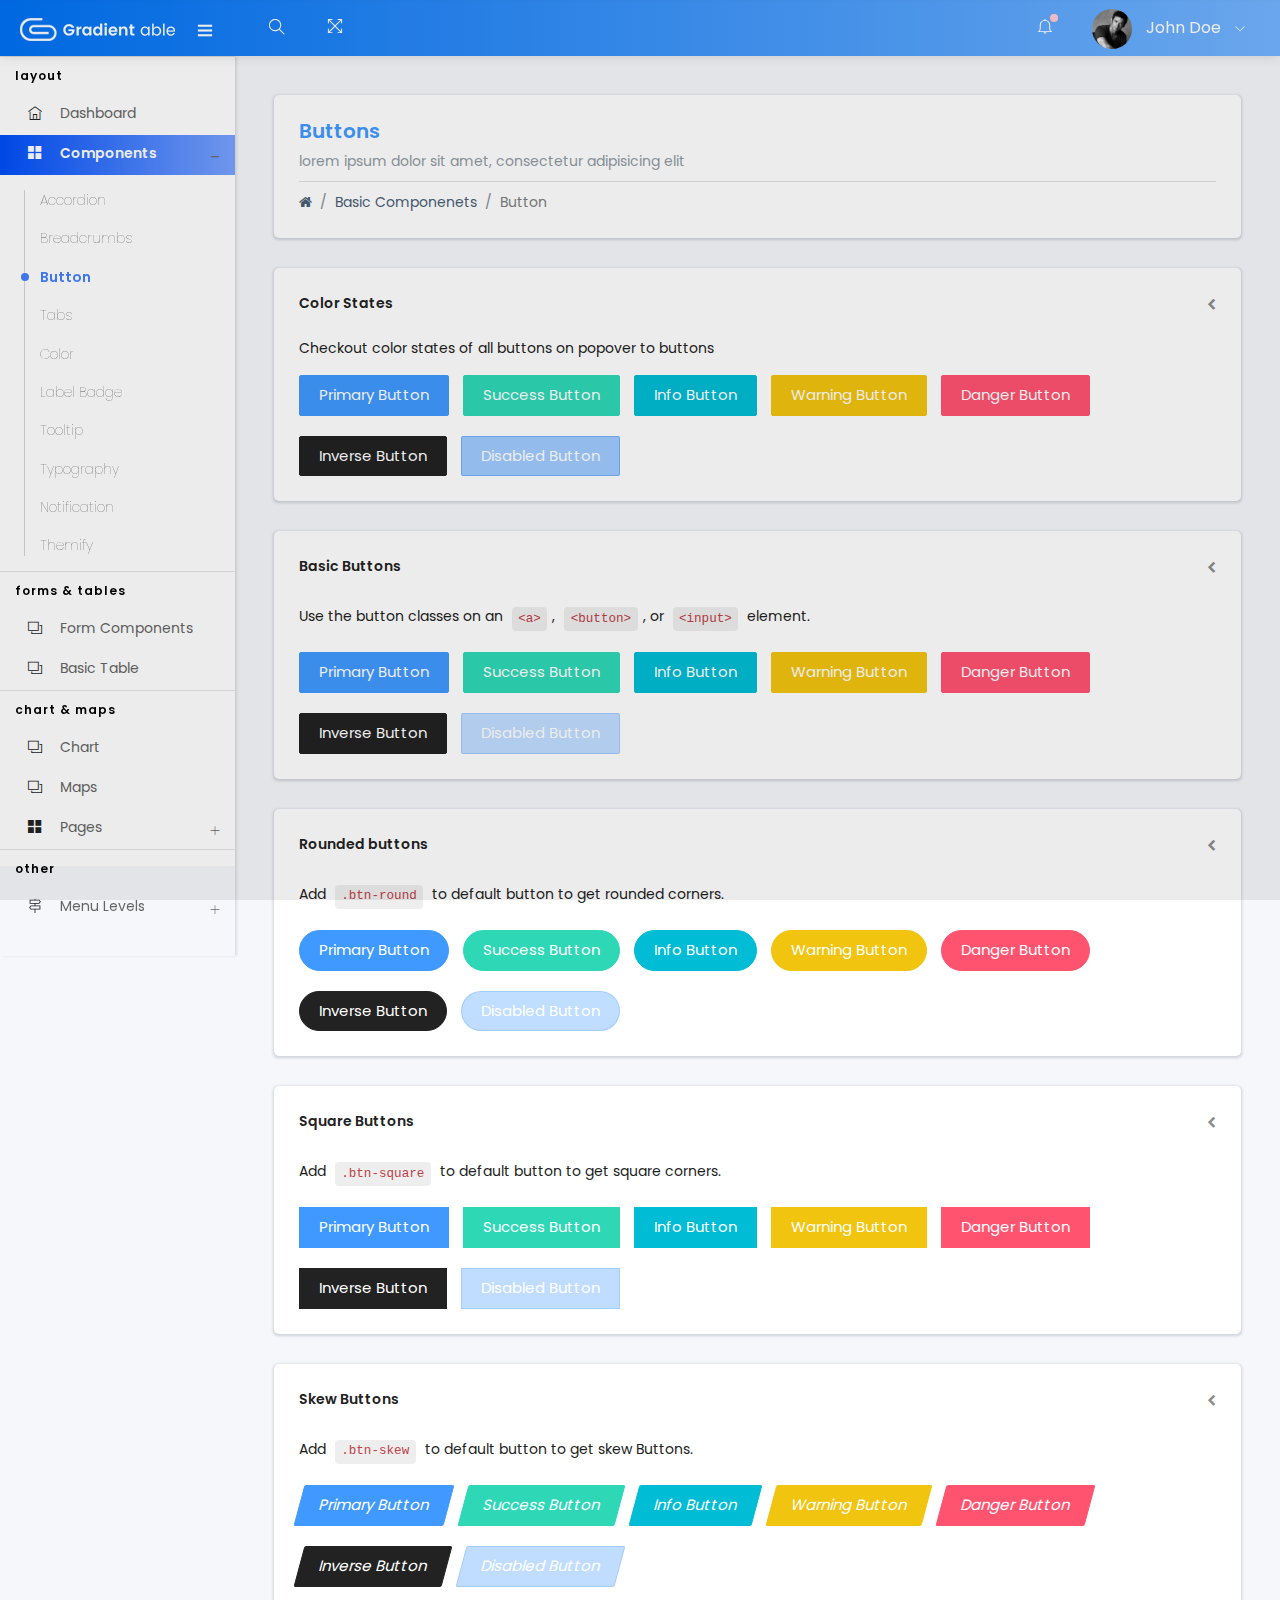
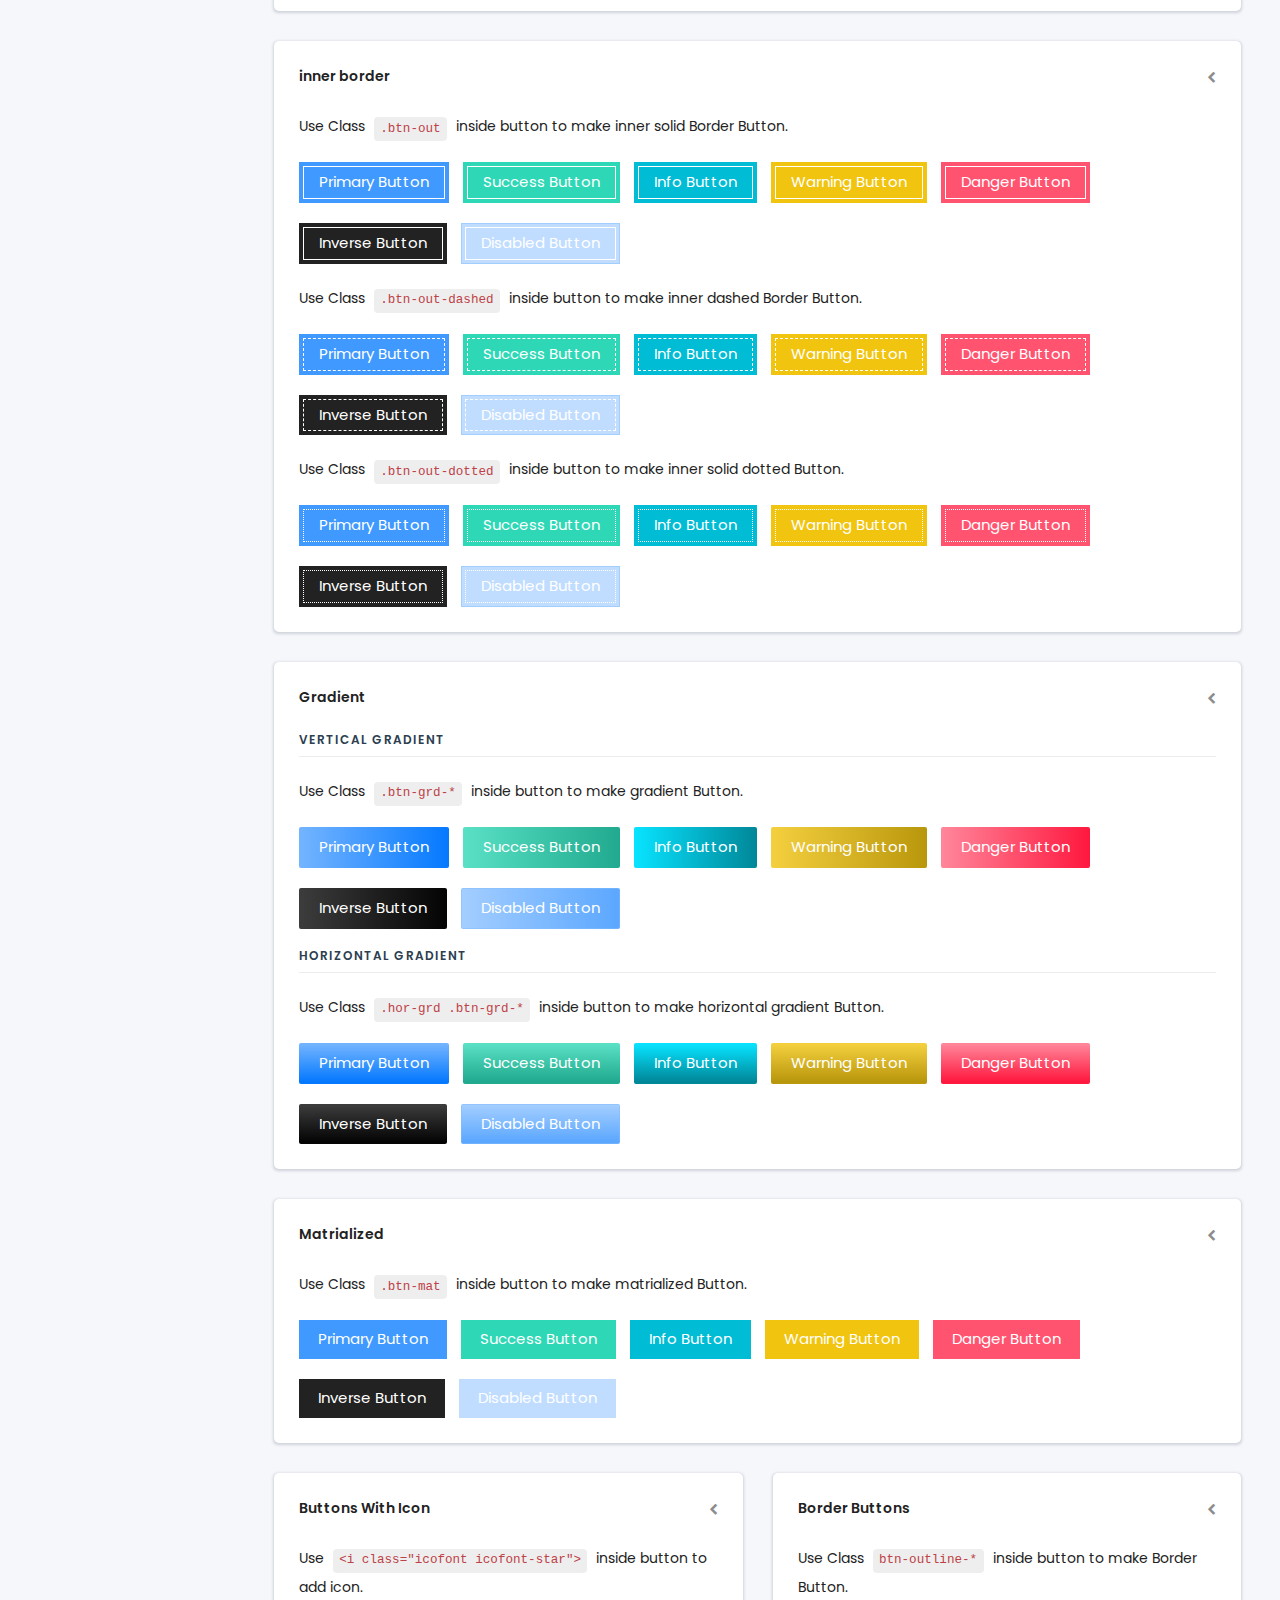
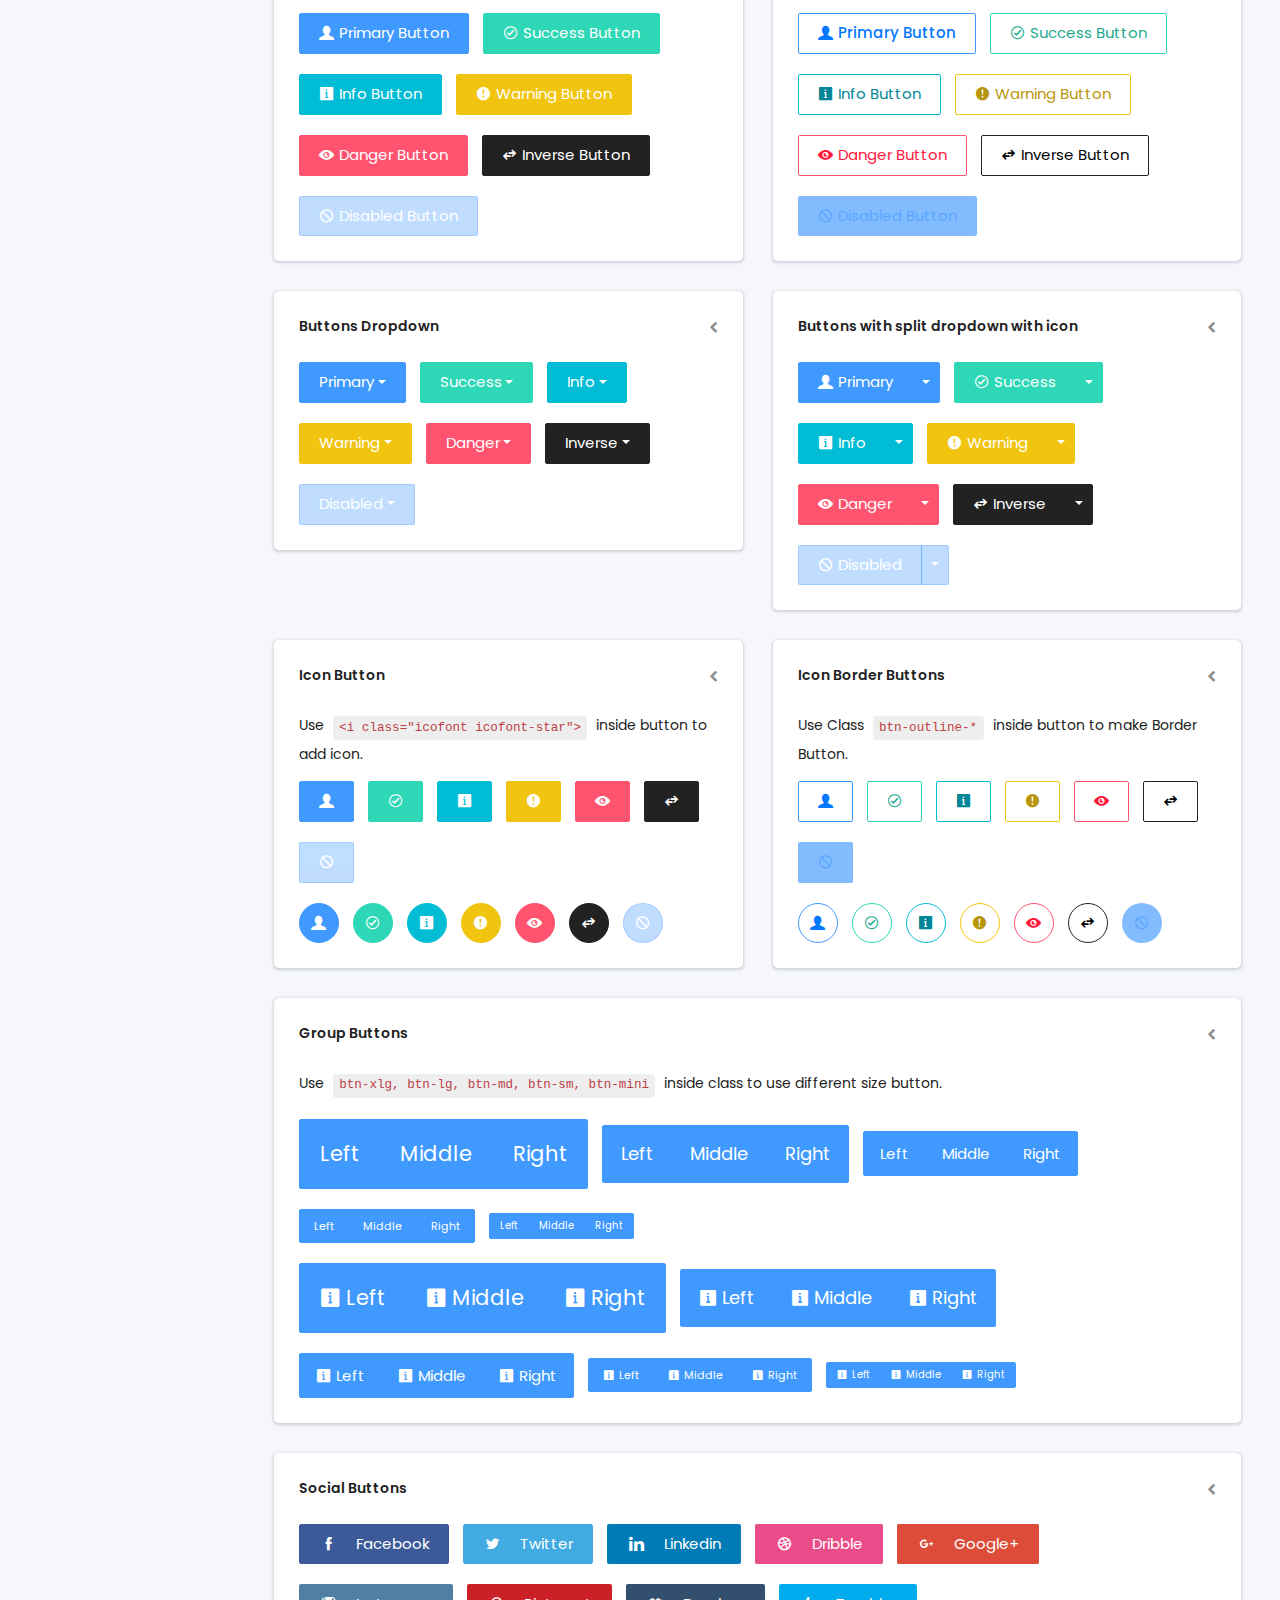
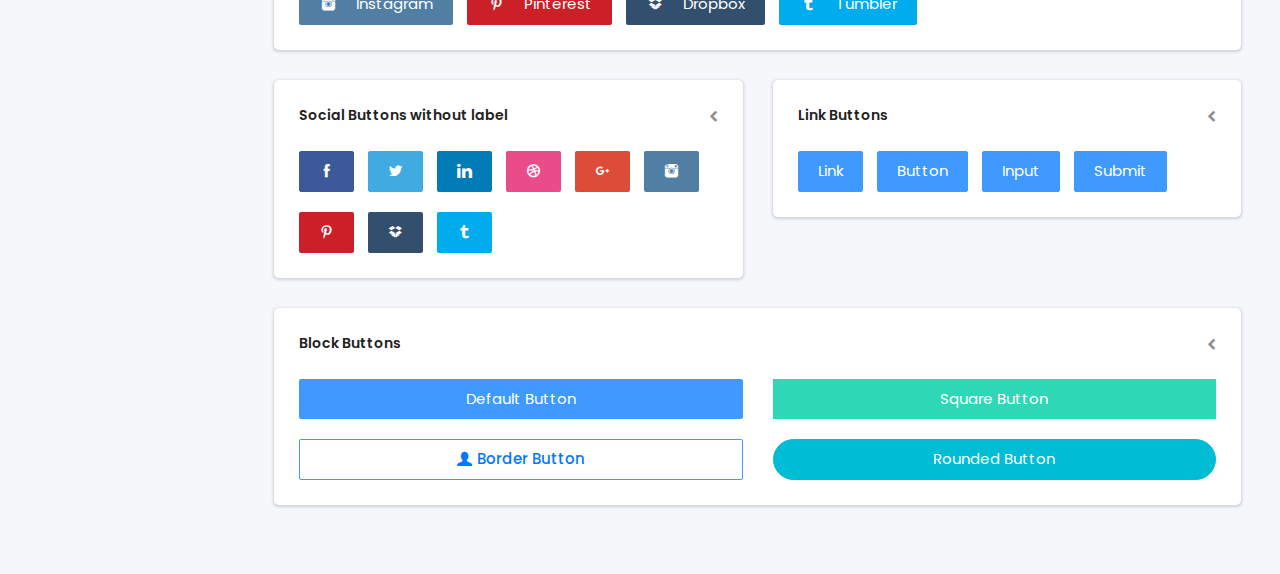
<file: main/jQuery/gradient-able-bsp4-lite/button.html>
<!DOCTYPE html>
<html lang="en">

<head>
    <title>Gradient Able bootstrap admin template by codedthemes </title>
    <!-- HTML5 Shim and Respond.js IE9 support of HTML5 elements and media queries -->
    <!-- WARNING: Respond.js doesn't work if you view the page via file:// -->
    <!--[if lt IE 9]>
      <script src="https://oss.maxcdn.com/libs/html5shiv/3.7.0/html5shiv.js"></script>
      <script src="https://oss.maxcdn.com/libs/respond.js/1.4.2/respond.min.js"></script>
      <![endif]-->
      <!-- Meta -->
      <meta charset="utf-8">
      <meta name="viewport" content="width=device-width, initial-scale=1.0, user-scalable=0, minimal-ui">
      <meta http-equiv="X-UA-Compatible" content="IE=edge" />
      <meta name="description" content="Gradient Able Bootstrap admin template made using Bootstrap 4. The starter version of Gradient Able is completely free for personal project." />
      <meta name="keywords" content="free dashboard template, free admin, free bootstrap template, bootstrap admin template, admin theme, admin dashboard, dashboard template, admin template, responsive" />
      <meta name="author" content="codedthemes">
      <!-- Favicon icon -->
      <link rel="icon" href="assets/images/favicon.ico" type="image/x-icon">
      <!-- Google font--><link href="https://fonts.googleapis.com/css?family=Poppins:300,400,500,600" rel="stylesheet">
      <!-- Required Fremwork -->
      <link rel="stylesheet" type="text/css" href="assets/css/bootstrap/css/bootstrap.min.css">
      <!-- themify-icons line icon -->
      <link rel="stylesheet" type="text/css" href="assets/icon/themify-icons/themify-icons.css">
	      <link rel="stylesheet" type="text/css" href="assets/icon/font-awesome/css/font-awesome.min.css">
      <!-- ico font -->
      <link rel="stylesheet" type="text/css" href="assets/icon/icofont/css/icofont.css">
      <!-- Style.css -->
      <link rel="stylesheet" type="text/css" href="assets/css/style.css">
      <link rel="stylesheet" type="text/css" href="assets/css/jquery.mCustomScrollbar.css">
  </head>

  <body>
  	  <div class="fixed-button">
		<a href="https://codedthemes.com/item/gradient-able-admin-template" target="_blank" class="btn btn-md btn-primary">
			<i class="fa fa-shopping-cart" aria-hidden="true"></i> Upgrade To Pro
		</a>
	  </div>
       <!-- Pre-loader start -->
    <div class="theme-loader">
        <div class="loader-track">
            <div class="loader-bar"></div>
        </div>
    </div>
    <!-- Pre-loader end -->

    <div id="pcoded" class="pcoded">
        <div class="pcoded-overlay-box"></div>
        <div class="pcoded-container navbar-wrapper">

            <nav class="navbar header-navbar pcoded-header">
               <div class="navbar-wrapper">
                   <div class="navbar-logo">
                       <a class="mobile-menu" id="mobile-collapse" href="#!">
                           <i class="ti-menu"></i>
                       </a>
                       <div class="mobile-search">
                           <div class="header-search">
                               <div class="main-search morphsearch-search">
                                   <div class="input-group">
                                       <span class="input-group-addon search-close"><i class="ti-close"></i></span>
                                       <input type="text" class="form-control" placeholder="Enter Keyword">
                                       <span class="input-group-addon search-btn"><i class="ti-search"></i></span>
                                   </div>
                               </div>
                           </div>
                       </div>
                       <a href="index.html">
                           <img class="img-fluid" src="assets/images/logo.png" alt="Theme-Logo" />
                       </a>
                       <a class="mobile-options">
                           <i class="ti-more"></i>
                       </a>
                   </div>

                   <div class="navbar-container container-fluid">
                       <ul class="nav-left">
                           <li>
                               <div class="sidebar_toggle"><a href="javascript:void(0)"><i class="ti-menu"></i></a></div>
                           </li>
                           <li class="header-search">
                               <div class="main-search morphsearch-search">
                                   <div class="input-group">
                                       <span class="input-group-addon search-close"><i class="ti-close"></i></span>
                                       <input type="text" class="form-control">
                                       <span class="input-group-addon search-btn"><i class="ti-search"></i></span>
                                   </div>
                               </div>
                           </li>
                           <li>
                               <a href="#!" onclick="javascript:toggleFullScreen()">
                                   <i class="ti-fullscreen"></i>
                               </a>
                           </li>
                       </ul>
                       <ul class="nav-right">
                           <li class="header-notification">
                               <a href="#!">
                                   <i class="ti-bell"></i>
                                   <span class="badge bg-c-pink"></span>
                               </a>
                               <ul class="show-notification">
                                   <li>
                                       <h6>Notifications</h6>
                                       <label class="label label-danger">New</label>
                                   </li>
                                   <li>
                                       <div class="media">
                                           <img class="d-flex align-self-center img-radius" src="assets/images/avatar-2.jpg" alt="Generic placeholder image">
                                           <div class="media-body">
                                               <h5 class="notification-user">John Doe</h5>
                                               <p class="notification-msg">Lorem ipsum dolor sit amet, consectetuer elit.</p>
                                               <span class="notification-time">30 minutes ago</span>
                                           </div>
                                       </div>
                                   </li>
                                   <li>
                                       <div class="media">
                                           <img class="d-flex align-self-center img-radius" src="assets/images/avatar-4.jpg" alt="Generic placeholder image">
                                           <div class="media-body">
                                               <h5 class="notification-user">Joseph William</h5>
                                               <p class="notification-msg">Lorem ipsum dolor sit amet, consectetuer elit.</p>
                                               <span class="notification-time">30 minutes ago</span>
                                           </div>
                                       </div>
                                   </li>
                                   <li>
                                       <div class="media">
                                           <img class="d-flex align-self-center img-radius" src="assets/images/avatar-3.jpg" alt="Generic placeholder image">
                                           <div class="media-body">
                                               <h5 class="notification-user">Sara Soudein</h5>
                                               <p class="notification-msg">Lorem ipsum dolor sit amet, consectetuer elit.</p>
                                               <span class="notification-time">30 minutes ago</span>
                                           </div>
                                       </div>
                                   </li>
                               </ul>
                           </li>
                           
                           <li class="user-profile header-notification">
                               <a href="#!">
                                   <img src="assets/images/avatar-4.jpg" class="img-radius" alt="User-Profile-Image">
                                   <span>John Doe</span>
                                   <i class="ti-angle-down"></i>
                               </a>
                               <ul class="show-notification profile-notification">
                                   <li>
                                       <a href="#!">
                                           <i class="ti-settings"></i> Settings
                                       </a>
                                   </li>
                                   <li>
                                       <a href="user-profile.html">
                                           <i class="ti-user"></i> Profile
                                       </a>
                                   </li>
                                   
                                   <li>
                                       <a href="auth-lock-screen.html">
                                           <i class="ti-lock"></i> Lock Screen
                                       </a>
                                   </li>
                                   <li>
                                       <a href="auth-normal-sign-in.html">
                                       <i class="ti-layout-sidebar-left"></i> Logout
                                   </a>
                                   </li>
                               </ul>
                           </li>
                       </ul>
                   </div>
               </div>
           </nav>

            <div class="pcoded-main-container">
                <div class="pcoded-wrapper">
                    <nav class="pcoded-navbar">
                        <div class="sidebar_toggle"><a href="#"><i class="icon-close icons"></i></a></div>
                        <div class="pcoded-inner-navbar main-menu">
                            
                            <div class="pcoded-navigatio-lavel" data-i18n="nav.category.navigation">Layout</div>
                            <ul class="pcoded-item pcoded-left-item">
                                <li class="">
                                    <a href="index.html">
                                        <span class="pcoded-micon"><i class="ti-home"></i><b>D</b></span>
                                        <span class="pcoded-mtext" data-i18n="nav.dash.main">Dashboard</span>
                                        <span class="pcoded-mcaret"></span>
                                    </a>
                                </li>
                                <li class="pcoded-hasmenu active pcoded-trigger">
                                    <a href="javascript:void(0)">
                                        <span class="pcoded-micon"><i class="ti-layout-grid2-alt"></i></span>
                                        <span class="pcoded-mtext"  data-i18n="nav.basic-components.main">Components</span>
                                        <span class="pcoded-mcaret"></span>
                                    </a>
                                    <ul class="pcoded-submenu">
                                        <li class=" ">
                                            <a href="accordion.html">
                                                <span class="pcoded-micon"><i class="ti-angle-right"></i></span>
                                                <span class="pcoded-mtext" data-i18n="nav.basic-components.alert">Accordion</span>
                                                <span class="pcoded-mcaret"></span>
                                            </a>
                                        </li>
                                        <li class=" ">
                                            <a href="breadcrumb.html">
                                                <span class="pcoded-micon"><i class="ti-angle-right"></i></span>
                                                <span class="pcoded-mtext" data-i18n="nav.basic-components.breadcrumbs">Breadcrumbs</span>
                                                <span class="pcoded-mcaret"></span>
                                            </a>
                                        </li>
                                        <li class="active ">
                                            <a href="button.html">
                                                <span class="pcoded-micon"><i class="ti-angle-right"></i></span>
                                                <span class="pcoded-mtext" data-i18n="nav.basic-components.alert">Button</span>
                                                <span class="pcoded-mcaret"></span>
                                            </a>
                                        </li>
                                        <li class=" ">
                                            <a href="tabs.html">
                                                <span class="pcoded-micon"><i class="ti-angle-right"></i></span>
                                                <span class="pcoded-mtext" data-i18n="nav.basic-components.breadcrumbs">Tabs</span>
                                                <span class="pcoded-mcaret"></span>
                                            </a>
                                        </li>
                                        <li class=" ">
                                            <a href="color.html">
                                                <span class="pcoded-micon"><i class="ti-angle-right"></i></span>
                                                <span class="pcoded-mtext" data-i18n="nav.basic-components.alert">Color</span>
                                                <span class="pcoded-mcaret"></span>
                                            </a>
                                        </li>
                                        <li class=" ">
                                            <a href="label-badge.html">
                                                <span class="pcoded-micon"><i class="ti-angle-right"></i></span>
                                                <span class="pcoded-mtext" data-i18n="nav.basic-components.breadcrumbs">Label Badge</span>
                                                <span class="pcoded-mcaret"></span>
                                            </a>
                                        </li>
                                        <li class=" ">
                                            <a href="tooltip.html">
                                                <span class="pcoded-micon"><i class="ti-angle-right"></i></span>
                                                <span class="pcoded-mtext" data-i18n="nav.basic-components.alert">Tooltip</span>
                                                <span class="pcoded-mcaret"></span>
                                            </a>
                                        </li>
                                        <li class=" ">
                                            <a href="typography.html">
                                                <span class="pcoded-micon"><i class="ti-angle-right"></i></span>
                                                <span class="pcoded-mtext" data-i18n="nav.basic-components.breadcrumbs">Typography</span>
                                                <span class="pcoded-mcaret"></span>
                                            </a>
                                        </li>
                                        <li class=" ">
                                            <a href="notification.html">
                                                <span class="pcoded-micon"><i class="ti-angle-right"></i></span>
                                                <span class="pcoded-mtext" data-i18n="nav.basic-components.alert">Notification</span>
                                                <span class="pcoded-mcaret"></span>
                                            </a>
                                        </li>
                                        <li class=" ">
                                            <a href="icon-themify.html">
                                                <span class="pcoded-micon"><i class="ti-angle-right"></i></span>
                                                <span class="pcoded-mtext" data-i18n="nav.basic-components.breadcrumbs">Themify</span>
                                                <span class="pcoded-mcaret"></span>
                                            </a>
                                        </li>

                                    </ul>
                                </li>
                            </ul>
                            <div class="pcoded-navigatio-lavel" data-i18n="nav.category.forms">Forms &amp; Tables</div>
                            <ul class="pcoded-item pcoded-left-item">
                                <li>
                                    <a href="form-elements-component.html">
                                        <span class="pcoded-micon"><i class="ti-layers"></i><b>FC</b></span>
                                        <span class="pcoded-mtext" data-i18n="nav.form-components.main">Form Components</span>
                                        <span class="pcoded-mcaret"></span>
                                    </a>
                                </li>
                                <li>
                                    <a href="bs-basic-table.html">
                                        <span class="pcoded-micon"><i class="ti-layers"></i><b>FC</b></span>
                                        <span class="pcoded-mtext" data-i18n="nav.form-components.main">Basic Table</span>
                                        <span class="pcoded-mcaret"></span>
                                    </a>
                                </li>

                            </ul>

                            <div class="pcoded-navigatio-lavel" data-i18n="nav.category.forms">Chart &amp; Maps</div>
                            <ul class="pcoded-item pcoded-left-item">
                                <li>
                                    <a href="chart.html">
                                        <span class="pcoded-micon"><i class="ti-layers"></i><b>FC</b></span>
                                        <span class="pcoded-mtext" data-i18n="nav.form-components.main">Chart</span>
                                        <span class="pcoded-mcaret"></span>
                                    </a>
                                </li>
                                <li>
                                    <a href="map-google.html">
                                        <span class="pcoded-micon"><i class="ti-layers"></i><b>FC</b></span>
                                        <span class="pcoded-mtext" data-i18n="nav.form-components.main">Maps</span>
                                        <span class="pcoded-mcaret"></span>
                                    </a>
                                </li>
                                <li class="pcoded-hasmenu">
                                    <a href="javascript:void(0)">
                                        <span class="pcoded-micon"><i class="ti-layout-grid2-alt"></i></span>
                                        <span class="pcoded-mtext"  data-i18n="nav.basic-components.main">Pages</span>
                                        <span class="pcoded-mcaret"></span>
                                    </a>
                                    <ul class="pcoded-submenu">
                                        <li class=" ">
                                            <a href="auth-normal-sign-in.html">
                                                <span class="pcoded-micon"><i class="ti-angle-right"></i></span>
                                                <span class="pcoded-mtext" data-i18n="nav.basic-components.alert">Login</span>
                                                <span class="pcoded-mcaret"></span>
                                            </a>
                                        </li>
                                        <li class=" ">
                                            <a href="auth-sign-up.html">
                                                <span class="pcoded-micon"><i class="ti-angle-right"></i></span>
                                                <span class="pcoded-mtext" data-i18n="nav.basic-components.breadcrumbs">Register</span>
                                                <span class="pcoded-mcaret"></span>
                                            </a>
                                        </li>
                                        <li class=" ">
                                            <a href="sample-page.html">
                                                <span class="pcoded-micon"><i class="ti-angle-right"></i></span>
                                                <span class="pcoded-mtext" data-i18n="nav.basic-components.breadcrumbs">Sample Page</span>
                                                <span class="pcoded-mcaret"></span>
                                            </a>
                                        </li>
                                    </ul>
                                </li>

                            </ul>

                            <div class="pcoded-navigatio-lavel" data-i18n="nav.category.other">Other</div>
                            <ul class="pcoded-item pcoded-left-item">
                                <li class="pcoded-hasmenu ">
                                    <a href="javascript:void(0)">
                                        <span class="pcoded-micon"><i class="ti-direction-alt"></i><b>M</b></span>
                                        <span class="pcoded-mtext" data-i18n="nav.menu-levels.main">Menu Levels</span>
                                        <span class="pcoded-mcaret"></span>
                                    </a>
                                    <ul class="pcoded-submenu">
                                        <li class="">
                                            <a href="javascript:void(0)">
                                                <span class="pcoded-micon"><i class="ti-angle-right"></i></span>
                                                <span class="pcoded-mtext" data-i18n="nav.menu-levels.menu-level-21">Menu Level 2.1</span>
                                                <span class="pcoded-mcaret"></span>
                                            </a>
                                        </li>
                                        <li class="pcoded-hasmenu ">
                                            <a href="javascript:void(0)">
                                                <span class="pcoded-micon"><i class="ti-direction-alt"></i></span>
                                                <span class="pcoded-mtext" data-i18n="nav.menu-levels.menu-level-22.main">Menu Level 2.2</span>
                                                <span class="pcoded-mcaret"></span>
                                            </a>
                                            <ul class="pcoded-submenu">
                                                <li class="">
                                                    <a href="javascript:void(0)">
                                                        <span class="pcoded-micon"><i class="ti-angle-right"></i></span>
                                                        <span class="pcoded-mtext" data-i18n="nav.menu-levels.menu-level-22.menu-level-31">Menu Level 3.1</span>
                                                        <span class="pcoded-mcaret"></span>
                                                    </a>
                                                </li>
                                            </ul>
                                        </li>
                                        <li class="">
                                            <a href="javascript:void(0)">
                                                <span class="pcoded-micon"><i class="ti-angle-right"></i></span>
                                                <span class="pcoded-mtext" data-i18n="nav.menu-levels.menu-level-23">Menu Level 2.3</span>
                                                <span class="pcoded-mcaret"></span>
                                            </a>
                                        </li>

                                    </ul>
                                </li>
                            </ul>
                        </div>
                    </nav>
                    <div class="pcoded-content">
                        <div class="pcoded-inner-content">
                            <!-- Main-body start -->
                            <div class="main-body">
                                <div class="page-wrapper">
								 <!-- Page-header start -->
                                    <div class="page-header card">
                                        <div class="card-block">
                                            <h5 class="m-b-10">Buttons</h5>
                                            <p class="text-muted m-b-10">lorem ipsum dolor sit amet, consectetur adipisicing elit</p>
                                            <ul class="breadcrumb-title b-t-default p-t-10">
                                                <li class="breadcrumb-item">
                                                    <a href="index.html"> <i class="fa fa-home"></i> </a>
                                                </li>
                                               <li class="breadcrumb-item"><a href="#!">Basic Componenets</a>
                                                        </li>
                                                        <li class="breadcrumb-item"><a href="#!">Button</a>
                                                        </li>
                                            </ul>
                                        </div>
                                    </div>
                                    <!-- Page-header end -->
						
                                    <!-- Page-body start -->
                                    <div class="page-body button-page">
                                        <div class="row">
                                            <div class="col-sm-12">
                                                <div class="card">
                                                    <div class="card-header">
                                                            <h5>Color States</h5>
															<div class="card-header-right">
																<ul class="list-unstyled card-option">
																	<li><i class="fa fa-chevron-left"></i></li>
																	<li><i class="fa fa-window-maximize full-card"></i></li>
																	<li><i class="fa fa-minus minimize-card"></i></li>
																	<li><i class="fa fa-refresh reload-card"></i></li>
																	<li><i class="fa fa-times close-card"></i></li>
																</ul>
															</div>
                                                    </div>
                                                    <div class="card-block">
                                                        <p>Checkout color states of all buttons on popover to buttons</p>
                                                        <button type="button" class="btn btn-primary" id="primary-popover-content" data-container="body" data-toggle="popover" title="Primary color states" data-placement="bottom" data-content="<div class='color-code'>
                                                            <div class='row'>
                                                              <div class='col-sm-6 col-xs-12'>
                                                                <span class='block'>Normal</span>
                                                                <span class='block'>
                                                                  <small>#4680ff</small>
                                                              </span>
                                                          </div>
                                                          <div class='col-sm-6 col-xs-12'>
                                                            <div class='display-color' style='background-color:#4680ff;'></div>
                                                        </div>
                                                    </div>
                                                </div>

                                                <div class='color-code'>
                                                  <div class='row'>
                                                    <div class='col-sm-6 col-xs-12'>
                                                      <span class='block'>Hover</span>
                                                      <span class='block'>
                                                        <small>#79a3ff</small>
                                                    </span>
                                                </div>
                                                <div class='col-sm-6 col-xs-12'>
                                                  <div class='display-color' style='background-color:#79a3ff;'></div>
                                              </div>
                                          </div>
                                      </div>

                                      <div class='color-code'>
                                          <div class='row'>
                                            <div class='col-sm-6 col-xs-12'>
                                              <span class='block'>Active</span>
                                              <span class='block'>
                                                <small>#0956ff</small>
                                            </span>
                                        </div>
                                        <div class='col-sm-6 col-xs-12'>
                                          <div class='display-color' style='background-color:#0956ff;'></div>
                                      </div>
                                  </div>
                              </div>

                              <div class='color-code'>
                                  <div class='row'>
                                    <div class='col-sm-6 col-xs-12'>
                                      <span class='block'>Disabled</span>
                                      <span class='block'>
                                        <small>#c3d5ff</small>
                                    </span>
                                </div>
                                <div class='col-sm-6 col-xs-12'>
                                  <div class='display-color' style='background-color:#c3d5ff;'></div>
                              </div>
                          </div>
                      </div>

                      ">Primary button</button>
                      <button type="button" class="btn btn-success" data-container="body" data-toggle="popover" title="Success color states" data-placement="bottom" data-content="<div class='color-code'>
                        <div class='row'>
                          <div class='col-sm-6 col-xs-12'>
                            <span class='block'>Normal</span>
                            <span class='block'>
                              <small>#93BE52</small>
                          </span>
                      </div>
                      <div class='col-sm-6 col-xs-12'>
                        <div class='display-color' style='background-color:#93BE52;'></div>
                    </div>
                </div>
            </div>

            <div class='color-code'>
              <div class='row'>
                <div class='col-sm-6 col-xs-12'>
                  <span class='block'>Hover</span>
                  <span class='block'>
                    <small>#aacc77</small>
                </span>
            </div>
            <div class='col-sm-6 col-xs-12'>
              <div class='display-color' style='background-color:#aacc77;'></div>
          </div>
      </div>
  </div>

  <div class='color-code'>
      <div class='row'>
        <div class='col-sm-6 col-xs-12'>
          <span class='block'>Active</span>
          <span class='block'>
            <small>#73993a</small>
        </span>
    </div>
    <div class='col-sm-6 col-xs-12'>
      <div class='display-color' style='background-color:#73993a;'></div>
  </div>
</div>
</div>

<div class='color-code'>
  <div class='row'>
    <div class='col-sm-6 col-xs-12'>
      <span class='block'>Disabled</span>
      <span class='block'>
        <small>#dce9c6</small>
    </span>
</div>
<div class='col-sm-6 col-xs-12'>
  <div class='display-color' style='background-color:#dce9c6;'></div>
</div>
</div>
</div>">Success button</button>
<button type="button" class="btn btn-info" data-container="body" data-toggle="popover" title="Info color states" data-placement="bottom" data-content="<div class='color-code'>
    <div class='row'>
      <div class='col-sm-6 col-xs-12'>
        <span class='block'>Normal</span>
        <span class='block'>
          <small>#62d1f3</small>
      </span>
  </div>
  <div class='col-sm-6 col-xs-12'>
    <div class='display-color' style='background-color:#62d1f3;'></div>
</div>
</div>
</div>

<div class='color-code'>
  <div class='row'>
    <div class='col-sm-6 col-xs-12'>
      <span class='block'>Hover</span>
      <span class='block'>
        <small>#91dff7</small>
    </span>
</div>
<div class='col-sm-6 col-xs-12'>
  <div class='display-color' style='background-color:#91dff7;'></div>
</div>
</div>
</div>

<div class='color-code'>
  <div class='row'>
    <div class='col-sm-6 col-xs-12'>
      <span class='block'>Active</span>
      <span class='block'>
        <small>#29c0ef</small>
    </span>
</div>
<div class='col-sm-6 col-xs-12'>
  <div class='display-color' style='background-color:#29c0ef;'></div>
</div>
</div>
</div>

<div class='color-code'>
  <div class='row'>
    <div class='col-sm-6 col-xs-12'>
      <span class='block'>Disabled</span>
      <span class='block'>
        <small>#ccf0fb</small>
    </span>
</div>
<div class='col-sm-6 col-xs-12'>
  <div class='display-color' style='background-color:#ccf0fb;'></div>
</div>
</div>
</div>">Info button</button>
<button type="button" class="btn btn-warning" data-container="body" data-toggle="popover" title="Warning color states" data-placement="bottom" data-content="<div class='color-code'>
    <div class='row'>
      <div class='col-sm-6 col-xs-12'>
        <span class='block'>Normal</span>
        <span class='block'>
          <small>#FFB64D</small>
      </span>
  </div>
  <div class='col-sm-6 col-xs-12'>
    <div class='display-color' style='background-color:#FFB64D;'></div>
</div>
</div>
</div>

<div class='color-code'>
  <div class='row'>
    <div class='col-sm-6 col-xs-12'>
      <span class='block'>Hover</span>
      <span class='block'>
        <small>#ffcb80</small>
    </span>
</div>
<div class='col-sm-6 col-xs-12'>
  <div class='display-color' style='background-color:#ffcb80;'></div>
</div>
</div>
</div>

<div class='color-code'>
  <div class='row'>
    <div class='col-sm-6 col-xs-12'>
      <span class='block'>Active</span>
      <span class='block'>
        <small>#ff9d10</small>
    </span>
</div>
<div class='col-sm-6 col-xs-12'>
  <div class='display-color' style='background-color:#ff9d10;'></div>
</div>
</div>
</div>

<div class='color-code'>
  <div class='row'>
    <div class='col-sm-6 col-xs-12'>
      <span class='block'>Disabled</span>
      <span class='block'>
        <small>#ffe7c4</small>
    </span>
</div>
<div class='col-sm-6 col-xs-12'>
  <div class='display-color' style='background-color:#ffe7c4;'></div>
</div>
</div>
</div>">warning button</button>
<button type="button" class="btn btn-danger" data-container="body" data-toggle="popover" title="Danger color states" data-placement="bottom" data-content="<div class='color-code'>
    <div class='row'>
      <div class='col-sm-6 col-xs-12'>
        <span class='block'>Normal</span>
        <span class='block'>
          <small>#FC6180</small>
      </span>
  </div>
  <div class='col-sm-6 col-xs-12'>
    <div class='display-color' style='background-color:#FC6180;'></div>
</div>
</div>
</div>

<div class='color-code'>
  <div class='row'>
    <div class='col-sm-6 col-xs-12'>
      <span class='block'>Hover</span>
      <span class='block'>
        <small>#fd93a8</small>
    </span>
</div>
<div class='col-sm-6 col-xs-12'>
  <div class='display-color' style='background-color:#fd93a8;'></div>
</div>
</div>
</div>

<div class='color-code'>
  <div class='row'>
    <div class='col-sm-6 col-xs-12'>
      <span class='block'>Active</span>
      <span class='block'>
        <small>#fb2550</small>
    </span>
</div>
<div class='col-sm-6 col-xs-12'>
  <div class='display-color' style='background-color:#fb2550;'></div>
</div>
</div>
</div>

<div class='color-code'>
  <div class='row'>
    <div class='col-sm-6 col-xs-12'>
      <span class='block'>Disabled</span>
      <span class='block'>
        <small>#fecbd5</small>
    </span>
</div>
<div class='col-sm-6 col-xs-12'>
  <div class='display-color' style='background-color:#fecbd5;'></div>
</div>
</div>
</div>">Danger button</button>
<button type="button" class="btn btn-inverse" data-container="body" data-toggle="popover" title="Inverse color states" data-placement="bottom" data-content="<div class='color-code'>
    <div class='row'>
      <div class='col-sm-6 col-xs-12'>
        <span class='block'>Normal</span>
        <span class='block'>
          <small>#303548</small>
      </span>
  </div>
  <div class='col-sm-6 col-xs-12'>
    <div class='display-color' style='background-color:#303548;'></div>
</div>
</div>
</div>

<div class='color-code'>
  <div class='row'>
    <div class='col-sm-6 col-xs-12'>
      <span class='block'>Hover</span>
      <span class='block'>
        <small>#444c67</small>
    </span>
</div>
<div class='col-sm-6 col-xs-12'>
  <div class='display-color' style='background-color:#444c67;'></div>
</div>
</div>
</div>

<div class='color-code'>
  <div class='row'>
    <div class='col-sm-6 col-xs-12'>
      <span class='block'>Active</span>
      <span class='block'>
        <small>#181a23</small>
    </span>
</div>
<div class='col-sm-6 col-xs-12'>
  <div class='display-color' style='background-color:#181a23;'></div>
</div>
</div>
</div>

<div class='color-code'>
  <div class='row'>
    <div class='col-sm-6 col-xs-12'>
      <span class='block'>Disabled</span>
      <span class='block'>
        <small>#bbbdc3</small>
    </span>
</div>
<div class='col-sm-6 col-xs-12'>
  <div class='display-color' style='background-color:#bbbdc3;'></div>
</div>
</div>
</div>">Inverse button</button>
<button type="button" class="btn btn-disabled" data-container="body" data-toggle="popover" title="Disabled color states" data-placement="bottom" data-content="Vivamus sagittis lacus vel augue laoreet rutrum faucibus.">Disabled button</button>
</div>
</div>
</div>
<div class="col-sm-12">
    <div class="card">
        <div class="card-header">
            <div class="card-header-left">
                <h5>Basic Buttons</h5>
            </div>

            <div class="card-header-right">
				<ul class="list-unstyled card-option">
					<li><i class="fa fa-chevron-left"></i></li>
					<li><i class="fa fa-window-maximize full-card"></i></li>
					<li><i class="fa fa-minus minimize-card"></i></li>
					<li><i class="fa fa-refresh reload-card"></i></li>
					<li><i class="fa fa-times close-card"></i></li>
				</ul>
			</div>
        </div>
        <div class="card-block">

            <!-- button Default -->
            <p>
                Use the button classes on an <code>&lt;a&gt;</code>, <code>&lt;button&gt;</code>, or <code>&lt;input&gt;</code> element.
            </p>
            <button class="btn btn-primary">Primary Button</button>
            <button class="btn btn-success">Success Button</button>
            <button class="btn btn-info">Info Button</button>
            <button class="btn btn-warning">Warning Button</button>
            <button class="btn btn-danger">Danger Button</button>
            <button class="btn btn-inverse">Inverse Button</button>
            <button class="btn btn-disabled disabled">Disabled Button</button>
        </div>
    </div>
    <div class="card">
        <div class="card-header">
            <div class="card-header-left">
                <h5>Rounded buttons</h5>
            </div>
            <div class="card-header-right">
				<ul class="list-unstyled card-option">
					<li><i class="fa fa-chevron-left"></i></li>
					<li><i class="fa fa-window-maximize full-card"></i></li>
					<li><i class="fa fa-minus minimize-card"></i></li>
					<li><i class="fa fa-refresh reload-card"></i></li>
					<li><i class="fa fa-times close-card"></i></li>
				</ul>
			</div>
        </div>
        <div class="card-block">
            <!-- button Rounded -->
            <p> Add <code>.btn-round</code> to default button to get rounded corners.</p>
            <button class="btn btn-primary btn-round">Primary Button</button>
            <button class="btn btn-success btn-round">Success Button</button>
            <button class="btn btn-info btn-round">Info Button</button>
            <button class="btn btn-warning btn-round">Warning Button</button>
            <button class="btn btn-danger btn-round">Danger Button</button>
            <button class="btn btn-inverse btn-round">Inverse Button</button>
            <button class="btn btn-disabled btn-round disabled">Disabled Button</button>
        </div>
    </div>
    <div class="card">
        <div class="card-header">
            <div class="card-header-left">
                <h5>Square Buttons</h5>
            </div>
            <div class="card-header-right">
				<ul class="list-unstyled card-option">
					<li><i class="fa fa-chevron-left"></i></li>
					<li><i class="fa fa-window-maximize full-card"></i></li>
					<li><i class="fa fa-minus minimize-card"></i></li>
					<li><i class="fa fa-refresh reload-card"></i></li>
					<li><i class="fa fa-times close-card"></i></li>
				</ul>
			</div>
        </div>
        <div class="card-block">
            <!-- buttton square -->
            <p> Add <code>.btn-square</code> to default button to get square corners.</p>
            <button class="btn btn-primary btn-square">Primary Button</button>
            <button class="btn btn-success btn-square">Success Button</button>
            <button class="btn btn-info btn-square">Info Button</button>
            <button class="btn btn-warning btn-square">Warning Button</button>
            <button class="btn btn-danger btn-square">Danger Button</button>
            <button class="btn btn-inverse btn-square">Inverse Button</button>
            <button class="btn btn-disabled btn-square disabled">Disabled Button</button>
        </div>
    </div>
    <div class="card">
        <div class="card-header">
            <div class="card-header-left">
                <h5>Skew Buttons</h5>
            </div>
            <div class="card-header-right">
				<ul class="list-unstyled card-option">
					<li><i class="fa fa-chevron-left"></i></li>
					<li><i class="fa fa-window-maximize full-card"></i></li>
					<li><i class="fa fa-minus minimize-card"></i></li>
					<li><i class="fa fa-refresh reload-card"></i></li>
					<li><i class="fa fa-times close-card"></i></li>
				</ul>
			</div>
        </div>
        <div class="card-block">
            <!-- buttton skew -->
            <p> Add <code>.btn-skew</code> to default button to get skew Buttons.</p>
            <button class="btn btn-primary btn-skew">Primary Button</button>
            <button class="btn btn-success btn-skew">Success Button</button>
            <button class="btn btn-info btn-skew">Info Button</button>
            <button class="btn btn-warning btn-skew">Warning Button</button>
            <button class="btn btn-danger btn-skew">Danger Button</button>
            <button class="btn btn-inverse btn-skew">Inverse Button</button>
            <button class="btn btn-disabled btn-skew disabled">Disabled Button</button>
        </div>
    </div>
    <div class="card">
        <div class="card-header">
            <div class="card-header-left">
                <h5>inner border</h5>
            </div>
            <div class="card-header-right">
				<ul class="list-unstyled card-option">
					<li><i class="fa fa-chevron-left"></i></li>
					<li><i class="fa fa-window-maximize full-card"></i></li>
					<li><i class="fa fa-minus minimize-card"></i></li>
					<li><i class="fa fa-refresh reload-card"></i></li>
					<li><i class="fa fa-times close-card"></i></li>
				</ul>
			</div>
        </div>
        <div class="card-block">
            <p>Use Class <code>.btn-out</code> inside button to make inner solid Border Button.</p>
            <button class="btn btn-out btn-primary btn-square">Primary Button</button>
            <button class="btn btn-out btn-success btn-square">Success Button</button>
            <button class="btn btn-out btn-info btn-square">Info Button</button>
            <button class="btn btn-out btn-warning btn-square">Warning Button</button>
            <button class="btn btn-out btn-danger btn-square">Danger Button</button>
            <button class="btn btn-out btn-inverse btn-square">Inverse Button</button>
            <button class="btn btn-out btn-disabled btn-square disabled">Disabled Button</button>
            <p>Use Class <code>.btn-out-dashed</code> inside button to make inner dashed Border Button.</p>
            <button class="btn btn-out-dashed btn-primary btn-square">Primary Button</button>
            <button class="btn btn-out-dashed btn-success btn-square">Success Button</button>
            <button class="btn btn-out-dashed btn-info btn-square">Info Button</button>
            <button class="btn btn-out-dashed btn-warning btn-square">Warning Button</button>
            <button class="btn btn-out-dashed btn-danger btn-square">Danger Button</button>
            <button class="btn btn-out-dashed btn-inverse btn-square">Inverse Button</button>
            <button class="btn btn-out-dashed btn-disabled btn-square disabled">Disabled Button</button>
            <p>Use Class <code>.btn-out-dotted</code> inside button to make inner solid dotted Button.</p>
            <button class="btn btn-out-dotted btn-primary btn-square">Primary Button</button>
            <button class="btn btn-out-dotted btn-success btn-square">Success Button</button>
            <button class="btn btn-out-dotted btn-info btn-square">Info Button</button>
            <button class="btn btn-out-dotted btn-warning btn-square">Warning Button</button>
            <button class="btn btn-out-dotted btn-danger btn-square">Danger Button</button>
            <button class="btn btn-out-dotted btn-inverse btn-square">Inverse Button</button>
            <button class="btn btn-out-dotted btn-disabled btn-square disabled">Disabled Button</button>
        </div>
    </div>
    <div class="card">
        <div class="card-header">
            <div class="card-header-left">
                <h5>Gradient</h5>
            </div>
            <div class="card-header-right">
				<ul class="list-unstyled card-option">
					<li><i class="fa fa-chevron-left"></i></li>
					<li><i class="fa fa-window-maximize full-card"></i></li>
					<li><i class="fa fa-minus minimize-card"></i></li>
					<li><i class="fa fa-refresh reload-card"></i></li>
					<li><i class="fa fa-times close-card"></i></li>
				</ul>
			</div>
        </div>
        <div class="card-block">
            <h4 class="sub-title">Vertical gradient</h4>
            <p>Use Class <code>.btn-grd-*</code> inside button to make gradient Button.</p>
            <button class="btn btn-grd-primary ">Primary Button</button>
            <button class="btn btn-grd-success">Success Button</button>
            <button class="btn btn-grd-info ">Info Button</button>
            <button class="btn btn-grd-warning ">Warning Button</button>
            <button class="btn btn-grd-danger ">Danger Button</button>
            <button class="btn btn-grd-inverse ">Inverse Button</button>
            <button class="btn btn-grd-disabled btn-disabled disabled">Disabled Button</button>
            <h4 class="sub-title">Horizontal gradient</h4>
            <p>Use Class <code>.hor-grd .btn-grd-*</code> inside button to make horizontal gradient Button.</p>
            <button class="btn hor-grd btn-grd-primary ">Primary Button</button>
            <button class="btn hor-grd btn-grd-success">Success Button</button>
            <button class="btn hor-grd btn-grd-info ">Info Button</button>
            <button class="btn hor-grd btn-grd-warning ">Warning Button</button>
            <button class="btn hor-grd btn-grd-danger ">Danger Button</button>
            <button class="btn hor-grd btn-grd-inverse ">Inverse Button</button>
            <button class="btn hor-grd btn-grd-disabled btn-disabled disabled">Disabled Button</button>
        </div>
    </div>
    <div class="card">
        <div class="card-header">
            <div class="card-header-left">
                <h5>Matrialized</h5>
            </div>
            <div class="card-header-right">
				<ul class="list-unstyled card-option">
					<li><i class="fa fa-chevron-left"></i></li>
					<li><i class="fa fa-window-maximize full-card"></i></li>
					<li><i class="fa fa-minus minimize-card"></i></li>
					<li><i class="fa fa-refresh reload-card"></i></li>
					<li><i class="fa fa-times close-card"></i></li>
				</ul>
			</div>
        </div>
        <div class="card-block">
            <p>Use Class <code>.btn-mat</code> inside button to make matrialized Button.</p>
            <button class="btn btn-mat btn-primary ">Primary Button</button>
            <button class="btn btn-mat btn-success">Success Button</button>
            <button class="btn btn-mat btn-info ">Info Button</button>
            <button class="btn btn-mat btn-warning ">Warning Button</button>
            <button class="btn btn-mat btn-danger ">Danger Button</button>
            <button class="btn btn-mat btn-inverse ">Inverse Button</button>
            <button class="btn btn-mat btn-disabled disabled">Disabled Button</button>
        </div>
    </div>
</div>
</div>
<div class="row">
    <div class="col-sm-6">
        <div class="card">
            <div class="card-header">
                <div class="card-header-left">
                    <h5>Buttons With Icon</h5>
                </div>

                <div class="card-header-right">
				<ul class="list-unstyled card-option">
					<li><i class="fa fa-chevron-left"></i></li>
					<li><i class="fa fa-window-maximize full-card"></i></li>
					<li><i class="fa fa-minus minimize-card"></i></li>
					<li><i class="fa fa-refresh reload-card"></i></li>
					<li><i class="fa fa-times close-card"></i></li>
				</ul>
			</div>
            </div>
            <div class="card-block">
                <!-- button Default -->
                <p>Use <code>&lt;i class="icofont icofont-star"&gt;</code> inside button to add icon.</p>
                <button class="btn btn-primary"><i class="icofont icofont-user-alt-3"></i>Primary Button</button>
                <button class="btn btn-success"><i class="icofont icofont-check-circled"></i>Success Button</button>
                <button class="btn btn-info"><i class="icofont icofont-info-square"></i>Info Button</button>
                <button class="btn btn-warning"><i class="icofont icofont-warning-alt"></i>Warning Button</button>
                <button class="btn btn-danger"><i class="icofont icofont-eye-alt"></i>Danger Button</button>
                <button class="btn btn-inverse"><i class="icofont icofont-exchange"></i>Inverse Button</button>
                <button class="btn btn-disabled disabled"><i class="icofont icofont-not-allowed"></i>Disabled Button</button>
            </div>
        </div>
    </div>
    <!-- Border button -->
    <div class="col-sm-6">
        <div class="card">
            <div class="card-header">
                <div class="card-header-left">
                    <h5>Border Buttons</h5>
                </div>

                <div class="card-header-right">
				<ul class="list-unstyled card-option">
					<li><i class="fa fa-chevron-left"></i></li>
					<li><i class="fa fa-window-maximize full-card"></i></li>
					<li><i class="fa fa-minus minimize-card"></i></li>
					<li><i class="fa fa-refresh reload-card"></i></li>
					<li><i class="fa fa-times close-card"></i></li>
				</ul>
			</div>
            </div>
            <div class="card-block">
                <!-- button Default -->
                <p>Use Class <code>btn-outline-*</code> inside button to make Border Button.</p>
                <button class="btn btn-primary btn-outline-primary"><i class="icofont icofont-user-alt-3"></i>Primary Button</button>
                <button class="btn btn-success btn-outline-success"><i class="icofont icofont-check-circled"></i>Success Button</button>
                <button class="btn btn-info btn-outline-info"><i class="icofont icofont-info-square"></i>Info Button</button>
                <button class="btn btn-warning btn-outline-warning"><i class="icofont icofont-warning-alt"></i>Warning Button</button>
                <button class="btn btn-danger btn-outline-danger"><i class="icofont icofont-eye-alt"></i>Danger Button</button>
                <button class="btn btn-inverse btn-outline-inverse"><i class="icofont icofont-exchange"></i>Inverse Button</button>
                <button class="btn btn-disabled btn-outline-disabled disabled"><i class="icofont icofont-not-allowed"></i>Disabled Button</button>
            </div>
        </div>
    </div>
</div>
<div class="row">
    <div class="col-sm-6">
        <div class="card">
            <div class="card-header">
                <div class="card-header-left">
                    <h5>Buttons Dropdown</h5>
                </div>

                <div class="card-header-right">
				<ul class="list-unstyled card-option">
					<li><i class="fa fa-chevron-left"></i></li>
					<li><i class="fa fa-window-maximize full-card"></i></li>
					<li><i class="fa fa-minus minimize-card"></i></li>
					<li><i class="fa fa-refresh reload-card"></i></li>
					<li><i class="fa fa-times close-card"></i></li>
				</ul>
			</div>
            </div>
            <div class="card-block">
                <!-- button Default -->
                <div class="dropdown-primary dropdown open">
                    <button class="btn btn-primary dropdown-toggle waves-effect waves-light " type="button" id="dropdown-2" data-toggle="dropdown" aria-haspopup="true" aria-expanded="true">Primary</button>
                    <div class="dropdown-menu" aria-labelledby="dropdown-2" data-dropdown-in="fadeIn" data-dropdown-out="fadeOut">
                        <a class="dropdown-item waves-light waves-effect" href="#">Action</a>
                        <a class="dropdown-item waves-light waves-effect" href="#">Another action</a>
                        <a class="dropdown-item waves-light waves-effect" href="#">Something else here</a>
                        <div class="dropdown-divider"></div>
                        <a class="dropdown-item waves-light waves-effect" href="#">Something else here</a>
                    </div>
                </div>
                <div class="dropdown-success dropdown open">
                    <button class="btn btn-success dropdown-toggle waves-effect waves-light " type="button" id="dropdown-3" data-toggle="dropdown" aria-haspopup="true" aria-expanded="true">Success</button>
                    <div class="dropdown-menu" aria-labelledby="dropdown-3" data-dropdown-in="fadeIn" data-dropdown-out="fadeOut">
                        <a class="dropdown-item waves-light waves-effect" href="#">Action</a>
                        <a class="dropdown-item waves-light waves-effect" href="#">Another action</a>
                        <a class="dropdown-item waves-light waves-effect" href="#">Something else here</a>
                    </div>
                </div>
                <div class="dropdown-info dropdown open">
                    <button class="btn btn-info dropdown-toggle waves-effect waves-light " type="button" id="dropdown-4" data-toggle="dropdown" aria-haspopup="true" aria-expanded="true">Info</button>
                    <div class="dropdown-menu" aria-labelledby="dropdown-4" data-dropdown-in="fadeIn" data-dropdown-out="fadeOut">
                        <a class="dropdown-item waves-light waves-effect" href="#">Action</a>
                        <a class="dropdown-item waves-light waves-effect" href="#">Another action</a>
                        <a class="dropdown-item waves-light waves-effect" href="#">Something else here</a>
                    </div>
                </div>
                <div class="dropdown-warning dropdown open">
                    <button class="btn btn-warning dropdown-toggle waves-effect waves-light " type="button" id="dropdown-5" data-toggle="dropdown" aria-haspopup="true" aria-expanded="true">Warning</button>
                    <div class="dropdown-menu" aria-labelledby="dropdown-5" data-dropdown-in="fadeIn" data-dropdown-out="fadeOut">
                        <a class="dropdown-item waves-light waves-effect" href="#">Action</a>
                        <a class="dropdown-item waves-light waves-effect" href="#">Another action</a>
                        <a class="dropdown-item waves-light waves-effect" href="#">Something else here</a>
                    </div>
                </div>
                <div class="dropdown-danger dropdown open">
                    <button class="btn btn-danger dropdown-toggle waves-effect waves-light " type="button" id="dropdown-6" data-toggle="dropdown" aria-haspopup="true" aria-expanded="true">Danger</button>
                    <div class="dropdown-menu" aria-labelledby="dropdown-6" data-dropdown-in="fadeIn" data-dropdown-out="fadeOut">
                        <a class="dropdown-item waves-light waves-effect" href="#">Action</a>
                        <a class="dropdown-item waves-light waves-effect" href="#">Another action</a>
                        <a class="dropdown-item waves-light waves-effect" href="#">Something else here</a>
                    </div>
                </div>
                <div class="dropdown-inverse dropdown open">
                    <button class="btn btn-inverse dropdown-toggle waves-effect waves-light " type="button" id="dropdown-7" data-toggle="dropdown" aria-haspopup="true" aria-expanded="true">Inverse</button>
                    <div class="dropdown-menu" aria-labelledby="dropdown-7" data-dropdown-in="fadeIn" data-dropdown-out="fadeOut">
                        <a class="dropdown-item waves-light waves-effect" href="#">Action</a>
                        <a class="dropdown-item waves-light waves-effect" href="#">Another action</a>
                        <a class="dropdown-item waves-light waves-effect" href="#">Something else here</a>
                    </div>
                </div>
                <div class="dropdown-disabled dropdown open">
                    <button class="btn btn-disabled dropdown-toggle waves-effect waves-light disabled" type="button" id="dropdown-8" data-toggle="dropdown" aria-haspopup="true" aria-expanded="true">Disabled</button>
                    <div class="dropdown-menu" aria-labelledby="dropdown-8" data-dropdown-in="fadeIn" data-dropdown-out="fadeOut">
                        <a class="dropdown-item waves-light waves-effect" href="#">Action</a>
                        <a class="dropdown-item waves-light waves-effect" href="#">Another action</a>
                        <a class="dropdown-item waves-light waves-effect" href="#">Something else here</a>
                    </div>
                </div>
            </div>
        </div>
    </div>
    <!-- Border button -->
    <div class="col-sm-6">
        <div class="card">
            <div class="card-header">
                <div class="card-header-left">
                    <h5>Buttons with split dropdown with icon</h5>
                </div>
				<div class="card-header-right">
				<ul class="list-unstyled card-option">
					<li><i class="fa fa-chevron-left"></i></li>
					<li><i class="fa fa-window-maximize full-card"></i></li>
					<li><i class="fa fa-minus minimize-card"></i></li>
					<li><i class="fa fa-refresh reload-card"></i></li>
					<li><i class="fa fa-times close-card"></i></li>
				</ul>
			</div>
            </div>
            <div class="card-block">

                <div class="btn-group dropdown-split-primary">
                    <button type="button" class="btn btn-primary"><i class="icofont icofont-user-alt-3"></i>Primary</button>
                    <button type="button" class="btn btn-primary dropdown-toggle dropdown-toggle-split waves-effect waves-light" data-toggle="dropdown" aria-haspopup="true" aria-expanded="false">
                        <span class="sr-only">Toggle primary</span>
                    </button>
                    <div class="dropdown-menu">
                        <a class="dropdown-item waves-effect waves-light" href="#">Action</a>
                        <a class="dropdown-item waves-effect waves-light" href="#">Another action</a>
                        <a class="dropdown-item waves-effect waves-light" href="#">Something else here</a>
                        <div class="dropdown-divider"></div>
                        <a class="dropdown-item waves-effect waves-light" href="#">Separated link</a>
                    </div>
                </div>
                <div class="btn-group dropdown-split-success">
                    <button type="button" class="btn btn-success"><i class="icofont icofont-check-circled"></i>Success</button>
                    <button type="button" class="btn btn-success dropdown-toggle dropdown-toggle-split waves-effect waves-light" data-toggle="dropdown" aria-haspopup="true" aria-expanded="false">
                        <span class="sr-only">Toggle primary</span>
                    </button>
                    <div class="dropdown-menu">
                        <a class="dropdown-item waves-effect waves-light" href="#">Action</a>
                        <a class="dropdown-item waves-effect waves-light" href="#">Another action</a>
                        <a class="dropdown-item waves-effect waves-light" href="#">Something else here</a>
                        <div class="dropdown-divider"></div>
                        <a class="dropdown-item waves-effect waves-light" href="#">Separated link</a>
                    </div>
                </div>
                <div class="btn-group dropdown-split-info">
                    <button type="button" class="btn btn-info"><i class="icofont icofont-info-square"></i>Info</button>
                    <button type="button" class="btn btn-info dropdown-toggle dropdown-toggle-split waves-effect waves-light" data-toggle="dropdown" aria-haspopup="true" aria-expanded="false">
                        <span class="sr-only">Toggle primary</span>
                    </button>
                    <div class="dropdown-menu">
                        <a class="dropdown-item waves-effect waves-light" href="#">Action</a>
                        <a class="dropdown-item waves-effect waves-light" href="#">Another action</a>
                        <a class="dropdown-item waves-effect waves-light" href="#">Something else here</a>
                        <div class="dropdown-divider"></div>
                        <a class="dropdown-item waves-effect waves-light" href="#">Separated link</a>
                    </div>
                </div>
                <div class="btn-group dropdown-split-warning">
                    <button type="button" class="btn btn-warning"><i class="icofont icofont-warning-alt"></i>Warning</button>
                    <button type="button" class="btn btn-warning dropdown-toggle dropdown-toggle-split waves-effect waves-light" data-toggle="dropdown" aria-haspopup="true" aria-expanded="false">
                        <span class="sr-only">Toggle primary</span>
                    </button>
                    <div class="dropdown-menu">
                        <a class="dropdown-item waves-effect waves-light" href="#">Action</a>
                        <a class="dropdown-item waves-effect waves-light" href="#">Another action</a>
                        <a class="dropdown-item waves-effect waves-light" href="#">Something else here</a>
                        <div class="dropdown-divider"></div>
                        <a class="dropdown-item waves-effect waves-light" href="#">Separated link</a>
                    </div>
                </div>
                <div class="btn-group dropdown-split-danger">
                    <button type="button" class="btn btn-danger"><i class="icofont icofont-eye-alt"></i>Danger</button>
                    <button type="button" class="btn btn-danger dropdown-toggle dropdown-toggle-split waves-effect waves-light" data-toggle="dropdown" aria-haspopup="true" aria-expanded="false">
                        <span class="sr-only">Toggle primary</span>
                    </button>
                    <div class="dropdown-menu">
                        <a class="dropdown-item waves-effect waves-light" href="#">Action</a>
                        <a class="dropdown-item waves-effect waves-light" href="#">Another action</a>
                        <a class="dropdown-item waves-effect waves-light" href="#">Something else here</a>
                        <div class="dropdown-divider"></div>
                        <a class="dropdown-item waves-effect waves-light" href="#">Separated link</a>
                    </div>
                </div>
                <div class="btn-group dropdown-split-inverse">
                    <button type="button" class="btn btn-inverse"><i class="icofont icofont-exchange"></i>Inverse</button>
                    <button type="button" class="btn btn-inverse dropdown-toggle dropdown-toggle-split waves-effect waves-light" data-toggle="dropdown" aria-haspopup="true" aria-expanded="false">
                        <span class="sr-only">Toggle primary</span>
                    </button>
                    <div class="dropdown-menu">
                        <a class="dropdown-item waves-effect waves-light" href="#">Action</a>
                        <a class="dropdown-item waves-effect waves-light" href="#">Another action</a>
                        <a class="dropdown-item waves-effect waves-light" href="#">Something else here</a>
                        <div class="dropdown-divider"></div>
                        <a class="dropdown-item waves-effect waves-light" href="#">Separated link</a>
                    </div>
                </div>
                <div class="btn-group dropdown-split-disabled">
                    <button type="button" class="btn btn-disabled disabled"><i class="icofont icofont-not-allowed"></i>Disabled</button>
                    <button type="button" class="btn btn-disabled disabled dropdown-toggle dropdown-toggle-split waves-effect waves-light" data-toggle="dropdown" aria-haspopup="true" aria-expanded="false">
                        <span class="sr-only">Toggle primary</span>
                    </button>
                    <div class="dropdown-menu">
                        <a class="dropdown-item waves-effect waves-light" href="#">Action</a>
                        <a class="dropdown-item waves-effect waves-light" href="#">Another action</a>
                        <a class="dropdown-item waves-effect waves-light" href="#">Something else here</a>
                        <div class="dropdown-divider"></div>
                        <a class="dropdown-item waves-effect waves-light" href="#">Separated link</a>
                    </div>
                </div>
            </div>
        </div>
    </div>
</div>
<div class="row">
    <div class="col-sm-6">
        <div class="card">
            <div class="card-header">
                <div class="card-header-left">
                    <h5>Icon Button</h5>
                </div>

                <div class="card-header-right">
				<ul class="list-unstyled card-option">
					<li><i class="fa fa-chevron-left"></i></li>
					<li><i class="fa fa-window-maximize full-card"></i></li>
					<li><i class="fa fa-minus minimize-card"></i></li>
					<li><i class="fa fa-refresh reload-card"></i></li>
					<li><i class="fa fa-times close-card"></i></li>
				</ul>
			</div>
            </div>
            <div class="card-block icon-btn">
                <!-- button Default -->
                <p>Use <code>&lt;i class="icofont icofont-star"&gt;</code> inside button to add icon.</p>
                <div>
                    <button class="btn btn-primary"><i class="icofont icofont-user-alt-3"></i></button>
                    <button class="btn btn-success"><i class="icofont icofont-check-circled"></i></button>
                    <button class="btn btn-info"><i class="icofont icofont-info-square"></i></button>
                    <button class="btn btn-warning"><i class="icofont icofont-warning-alt"></i></button>
                    <button class="btn btn-danger"><i class="icofont icofont-eye-alt"></i></button>
                    <button class="btn btn-inverse"><i class="icofont icofont-exchange"></i></button>
                    <button class="btn btn-disabled disabled"><i class="icofont icofont-not-allowed"></i></button>
                </div>
                <div>
                    <button class="btn btn-primary btn-icon"><i class="icofont icofont-user-alt-3"></i></button>
                    <button class="btn btn-success btn-icon"><i class="icofont icofont-check-circled"></i></button>
                    <button class="btn btn-info btn-icon"><i class="icofont icofont-info-square"></i></button>
                    <button class="btn btn-warning btn-icon"><i class="icofont icofont-warning-alt"></i></button>
                    <button class="btn btn-danger btn-icon"><i class="icofont icofont-eye-alt"></i></button>
                    <button class="btn btn-inverse btn-icon"><i class="icofont icofont-exchange"></i></button>
                    <button class="btn btn-disabled btn-icon disabled"><i class="icofont icofont-not-allowed"></i></button>
                </div>
            </div>
        </div>
    </div>
    <!-- Border button -->
    <div class="col-sm-6">
        <div class="card">
            <div class="card-header">
                <div class="card-header-left">
                    <h5>Icon Border Buttons</h5>
                </div>

                <div class="card-header-right">
				<ul class="list-unstyled card-option">
					<li><i class="fa fa-chevron-left"></i></li>
					<li><i class="fa fa-window-maximize full-card"></i></li>
					<li><i class="fa fa-minus minimize-card"></i></li>
					<li><i class="fa fa-refresh reload-card"></i></li>
					<li><i class="fa fa-times close-card"></i></li>
				</ul>
			</div>
            </div>
            <div class="card-block icon-btn">
                <!-- button Default -->
                <p>Use Class <code>btn-outline-*</code> inside button to make Border Button.</p>
                <div>
                    <button class="btn btn-primary btn-outline-primary"><i class="icofont icofont-user-alt-3"></i></button>
                    <button class="btn btn-success btn-outline-success"><i class="icofont icofont-check-circled"></i></button>
                    <button class="btn btn-info btn-outline-info"><i class="icofont icofont-info-square"></i></button>
                    <button class="btn btn-warning btn-outline-warning"><i class="icofont icofont-warning-alt"></i></button>
                    <button class="btn btn-danger btn-outline-danger"><i class="icofont icofont-eye-alt"></i></button>
                    <button class="btn btn-inverse btn-outline-inverse"><i class="icofont icofont-exchange"></i></button>
                    <button class="btn btn-disabled btn-outline-disabled disabled"><i class="icofont icofont-not-allowed"></i></button>
                </div>
                <div>
                    <button class="btn btn-primary btn-outline-primary btn-icon"><i class="icofont icofont-user-alt-3"></i></button>
                    <button class="btn btn-success btn-outline-success btn-icon"><i class="icofont icofont-check-circled"></i></button>
                    <button class="btn btn-info btn-outline-info btn-icon"><i class="icofont icofont-info-square"></i></button>
                    <button class="btn btn-warning btn-outline-warning btn-icon"><i class="icofont icofont-warning-alt"></i></button>
                    <button class="btn btn-danger btn-outline-danger btn-icon"><i class="icofont icofont-eye-alt"></i></button>
                    <button class="btn btn-inverse btn-outline-inverse btn-icon"><i class="icofont icofont-exchange"></i></button>
                    <button class="btn btn-disabled btn-outline-disabled btn-icon disabled"><i class="icofont icofont-not-allowed"></i></button>
                </div>
            </div>
        </div>
    </div>
</div>
<div class="row">
    <div class="col-sm-12">
        <div class="card">
            <div class="card-header">
                <div class="card-header-left">
                    <h5>Group Buttons</h5>
                </div>

                <div class="card-header-right">
				<ul class="list-unstyled card-option">
					<li><i class="fa fa-chevron-left"></i></li>
					<li><i class="fa fa-window-maximize full-card"></i></li>
					<li><i class="fa fa-minus minimize-card"></i></li>
					<li><i class="fa fa-refresh reload-card"></i></li>
					<li><i class="fa fa-times close-card"></i></li>
				</ul>
			</div>
            </div>
            <div class="card-block">
                <!-- button Default -->
                <p>Use <code>btn-xlg, btn-lg, btn-md, btn-sm, btn-mini</code> inside class to use different size button.</p>
                <div>
                    <div class="btn-group " role="group" data-toggle="tooltip" data-placement="top" title="" data-original-title=".btn-xlg">
                        <button type="button" class="btn btn-primary btn-xlg waves-effect waves-light">Left</button>
                        <button type="button" class="btn btn-primary btn-xlg waves-effect waves-light">Middle</button>
                        <button type="button" class="btn btn-primary btn-xlg waves-effect waves-light">Right</button>
                    </div>
                    <div class="btn-group " role="group" data-toggle="tooltip" data-placement="top" title="" data-original-title=".btn-xlg">
                        <button type="button" class="btn btn-primary btn-lg waves-effect waves-light">Left</button>
                        <button type="button" class="btn btn-primary btn-lg waves-effect waves-light">Middle</button>
                        <button type="button" class="btn btn-primary btn-lg waves-effect waves-light">Right</button>
                    </div>
                    <div class="btn-group " role="group" data-toggle="tooltip" data-placement="top" title="" data-original-title=".btn-xlg">
                        <button type="button" class="btn btn-primary btn-md waves-effect waves-light">Left</button>
                        <button type="button" class="btn btn-primary btn-md waves-effect waves-light">Middle</button>
                        <button type="button" class="btn btn-primary btn-md waves-effect waves-light">Right</button>
                    </div>
                    <div class="btn-group " role="group" data-toggle="tooltip" data-placement="top" title="" data-original-title=".btn-xlg">
                        <button type="button" class="btn btn-primary btn-sm waves-effect waves-light">Left</button>
                        <button type="button" class="btn btn-primary btn-sm waves-effect waves-light">Middle</button>
                        <button type="button" class="btn btn-primary btn-sm waves-effect waves-light">Right</button>
                    </div>
                    <div class="btn-group " role="group" data-toggle="tooltip" data-placement="top" title="" data-original-title=".btn-xlg">
                        <button type="button" class="btn btn-primary btn-mini waves-effect waves-light">Left</button>
                        <button type="button" class="btn btn-primary btn-mini waves-effect waves-light">Middle</button>
                        <button type="button" class="btn btn-primary btn-mini waves-effect waves-light">Right</button>
                    </div>
                </div>
                <div>
                    <div class="btn-group " role="group" data-toggle="tooltip" data-placement="top" title="" data-original-title=".btn-xlg">
                        <button type="button" class="btn btn-primary btn-xlg waves-effect waves-light"><i class="icofont icofont-info-square"></i>Left</button>
                        <button type="button" class="btn btn-primary btn-xlg waves-effect waves-light"><i class="icofont icofont-info-square"></i>Middle</button>
                        <button type="button" class="btn btn-primary btn-xlg waves-effect waves-light"><i class="icofont icofont-info-square"></i>Right</button>
                    </div>
                    <div class="btn-group " role="group" data-toggle="tooltip" data-placement="top" title="" data-original-title=".btn-xlg">
                        <button type="button" class="btn btn-primary btn-lg waves-effect waves-light"><i class="icofont icofont-info-square"></i>Left</button>
                        <button type="button" class="btn btn-primary btn-lg waves-effect waves-light"><i class="icofont icofont-info-square"></i>Middle</button>
                        <button type="button" class="btn btn-primary btn-lg waves-effect waves-light"><i class="icofont icofont-info-square"></i>Right</button>
                    </div>
                    <div class="btn-group " role="group" data-toggle="tooltip" data-placement="top" title="" data-original-title=".btn-xlg">
                        <button type="button" class="btn btn-primary btn-md waves-effect waves-light"><i class="icofont icofont-info-square"></i>Left</button>
                        <button type="button" class="btn btn-primary btn-md waves-effect waves-light"><i class="icofont icofont-info-square"></i>Middle</button>
                        <button type="button" class="btn btn-primary btn-md waves-effect waves-light"><i class="icofont icofont-info-square"></i>Right</button>
                    </div>
                    <div class="btn-group " role="group" data-toggle="tooltip" data-placement="top" title="" data-original-title=".btn-xlg">
                        <button type="button" class="btn btn-primary btn-sm waves-effect waves-light"><i class="icofont icofont-info-square"></i>Left</button>
                        <button type="button" class="btn btn-primary btn-sm waves-effect waves-light"><i class="icofont icofont-info-square"></i>Middle</button>
                        <button type="button" class="btn btn-primary btn-sm waves-effect waves-light"><i class="icofont icofont-info-square"></i>Right</button>
                    </div>
                    <div class="btn-group " role="group" data-toggle="tooltip" data-placement="top" title="" data-original-title=".btn-xlg">
                        <button type="button" class="btn btn-primary btn-mini waves-effect waves-light"><i class="icofont icofont-info-square"></i>Left</button>
                        <button type="button" class="btn btn-primary btn-mini waves-effect waves-light"><i class="icofont icofont-info-square"></i>Middle</button>
                        <button type="button" class="btn btn-primary btn-mini waves-effect waves-light"><i class="icofont icofont-info-square"></i>Right</button>
                    </div>
                </div>
            </div>
        </div>
    </div>
</div>
<div class="row">
    <div class="col-sm-12">
        <div class="card">
            <div class="card-header">
                <div class="card-header-left">
                    <h5>Social Buttons</h5>
                </div>

                <div class="card-header-right">
				<ul class="list-unstyled card-option">
					<li><i class="fa fa-chevron-left"></i></li>
					<li><i class="fa fa-window-maximize full-card"></i></li>
					<li><i class="fa fa-minus minimize-card"></i></li>
					<li><i class="fa fa-refresh reload-card"></i></li>
					<li><i class="fa fa-times close-card"></i></li>
				</ul>
			</div>
            </div>
            <div class="card-block">
                <a href="#fakelink" class="btn btn-facebook"><i class="icofont icofont-social-facebook"></i>Facebook</a>
                <a href="#fakelink" class="btn btn-twitter"><i class="icofont icofont-social-twitter"></i>Twitter</a>
                <a href="#fakelink" class="btn btn-linkedin"><i class="icofont icofont-brand-linkedin"></i>Linkedin</a>
                <a href="#fakelink" class="btn btn-dribbble"><i class="icofont icofont-social-dribble"></i>Dribble</a>
                <a href="#fakelink" class="btn btn-google-plus"><i class="icofont icofont-social-google-plus"></i>Google+</a>
                <a href="#fakelink" class="btn btn-instagram"><i class="icofont icofont-social-instagram"></i>Instagram</a>
                <a href="#fakelink" class="btn btn-pinterest"><i class="icofont icofont-social-pinterest"></i>Pinterest</a>
                <a href="#fakelink" class="btn btn-dropbox"><i class="icofont icofont-social-dropbox"></i>Dropbox</a>
                <a href="#fakelink" class="btn btn-tumblr"><i class="icofont icofont-social-tumblr"></i>Tumbler</a>
            </div>
        </div>
    </div>
</div>
<div class="row">
    <div class="col-sm-6">
        <div class="card">
            <div class="card-header">
                <div class="card-header-left">
                    <h5>Social Buttons without label</h5>
                </div>

                <div class="card-header-right">
				<ul class="list-unstyled card-option">
					<li><i class="fa fa-chevron-left"></i></li>
					<li><i class="fa fa-window-maximize full-card"></i></li>
					<li><i class="fa fa-minus minimize-card"></i></li>
					<li><i class="fa fa-refresh reload-card"></i></li>
					<li><i class="fa fa-times close-card"></i></li>
				</ul>
			</div>
            </div>
            <div class="card-block remove-label">
                <a href="#fakelink" class="btn btn-facebook"><i class="icofont icofont-social-facebook"></i></a>
                <a href="#fakelink" class="btn btn-twitter"><i class="icofont icofont-social-twitter"></i></a>
                <a href="#fakelink" class="btn btn-linkedin"><i class="icofont icofont-brand-linkedin"></i></a>
                <a href="#fakelink" class="btn btn-dribbble"><i class="icofont icofont-social-dribble"></i></a>
                <a href="#fakelink" class="btn btn-google-plus"><i class="icofont icofont-social-google-plus"></i></a>
                <a href="#fakelink" class="btn btn-instagram"><i class="icofont icofont-social-instagram"></i></a>
                <a href="#fakelink" class="btn btn-pinterest"><i class="icofont icofont-social-pinterest"></i></a>
                <a href="#fakelink" class="btn btn-dropbox"><i class="icofont icofont-social-dropbox"></i></a>
                <a href="#fakelink" class="btn btn-tumblr"><i class="icofont icofont-social-tumblr"></i></a>
            </div>
        </div>
    </div>
    <div class="col-sm-6">
        <div class="card">
            <div class="card-header">
                <div class="card-header-left">
                    <h5>Link Buttons</h5>
                </div>

                <div class="card-header-right">
				<ul class="list-unstyled card-option">
					<li><i class="fa fa-chevron-left"></i></li>
					<li><i class="fa fa-window-maximize full-card"></i></li>
					<li><i class="fa fa-minus minimize-card"></i></li>
					<li><i class="fa fa-refresh reload-card"></i></li>
					<li><i class="fa fa-times close-card"></i></li>
				</ul>
			</div>
            </div>
            <div class="card-block remove-label">
                <a href="#fakelink" class="btn btn-primary">Link</a>
                <button type="button" class="btn btn-primary waves-effect waves-light">Button</button>
                <input type="button" class="btn btn-primary waves-effect waves-light" value="Input">
                <input type="submit" class="btn btn-primary waves-effect waves-light" value="Submit">
            </div>
        </div>
    </div>
</div>
<div class="row">
    <div class="col-sm-12">
        <div class="card">
            <div class="card-header">
                <div class="card-header-left">
                    <h5>Block Buttons</h5>
                </div>

                <div class="card-header-right">
				<ul class="list-unstyled card-option">
					<li><i class="fa fa-chevron-left"></i></li>
					<li><i class="fa fa-window-maximize full-card"></i></li>
					<li><i class="fa fa-minus minimize-card"></i></li>
					<li><i class="fa fa-refresh reload-card"></i></li>
					<li><i class="fa fa-times close-card"></i></li>
				</ul>
			</div>
            </div>
            <div class="card-block">
                <div class="row">
                    <div class="col-lg-6 col-md-12">
                        <div class="form-group">
                            <button class="btn btn-primary btn-block">Default Button</button>
                            <button class="btn btn-primary btn-outline-primary btn-block"><i class="icofont icofont-user-alt-3"></i>Border Button</button>
                        </div>
                    </div>
                    <div class="col-lg-6 col-md-12">
                        <!-- Block level buttons with icon -->
                        <div class="form-group">
                            <button class="btn btn-success btn-square btn-block">Square Button</button>
                            <button class="btn btn-info btn-round btn-block">Rounded Button</button>
                        </div>
                    </div>
                </div>
            </div>
        </div>
    </div>
</div>
</div>
<!-- Page-body end -->
</div>
</div>
<!-- Warning Section Starts -->

<div id="styleSelector">

</div>
</div>
</div>
</div>
</div>
</div>
</div>



<!-- Older IE warning message -->
    <!--[if lt IE 9]>
<div class="ie-warning">
    <h1>Warning!!</h1>
    <p>You are using an outdated version of Internet Explorer, please upgrade <br/>to any of the following web browsers to access this website.</p>
    <div class="iew-container">
        <ul class="iew-download">
            <li>
                <a href="http://www.google.com/chrome/">
                    <img src="assets/images/browser/chrome.png" alt="Chrome">
                    <div>Chrome</div>
                </a>
            </li>
            <li>
                <a href="https://www.mozilla.org/en-US/firefox/new/">
                    <img src="assets/images/browser/firefox.png" alt="Firefox">
                    <div>Firefox</div>
                </a>
            </li>
            <li>
                <a href="http://www.opera.com">
                    <img src="assets/images/browser/opera.png" alt="Opera">
                    <div>Opera</div>
                </a>
            </li>
            <li>
                <a href="https://www.apple.com/safari/">
                    <img src="assets/images/browser/safari.png" alt="Safari">
                    <div>Safari</div>
                </a>
            </li>
            <li>
                <a href="http://windows.microsoft.com/en-us/internet-explorer/download-ie">
                    <img src="assets/images/browser/ie.png" alt="">
                    <div>IE (9 & above)</div>
                </a>
            </li>
        </ul>
    </div>
    <p>Sorry for the inconvenience!</p>
</div>
<![endif]-->
<!-- Warning Section Ends -->
<!-- Required Jquery -->
<script type="text/javascript" src="assets/js/jquery/jquery.min.js"></script>
<script type="text/javascript" src="assets/js/jquery-ui/jquery-ui.min.js"></script>
<script type="text/javascript" src="assets/js/popper.js/popper.min.js"></script>
<script type="text/javascript" src="assets/js/bootstrap/js/bootstrap.min.js"></script>
<!-- jquery slimscroll js -->
<script type="text/javascript" src="assets/js/jquery-slimscroll/jquery.slimscroll.js"></script>
<!-- modernizr js -->
<script type="text/javascript" src="assets/js/modernizr/modernizr.js"></script>
<script type="text/javascript" src="assets/js/modernizr/css-scrollbars.js"></script>

<!-- Custom js -->
<script type="text/javascript" src="assets/js/script.js"></script>
<script src="assets/js/pcoded.min.js"></script>
<script src="assets/js/vartical-demo.js"></script>
<script src="assets/js/jquery.mCustomScrollbar.concat.min.js"></script>

<!-- Custom js -->
<script>
    $(document).ready(function() {
        $('[data-toggle="popover"]').popover({
            html: true,
            content: function() {
                return $('#primary-popover-content').html();
            }
        });
    });
</script>
</body>

</html>
</file>
<file: main/jQuery/gradient-able-bsp4-lite/assets/icon/themify-icons/themify-icons.css>
@font-face {
	font-family: 'themify';
	src:url('fonts/themify.eot?-fvbane');
	src:url('fonts/themify.eot?#iefix-fvbane') format('embedded-opentype'),
		url('fonts/themify.woff?-fvbane') format('woff'),
		url('fonts/themify.ttf?-fvbane') format('truetype'),
		url('fonts/themify.svg?-fvbane#themify') format('svg');
	font-weight: normal;
	font-style: normal;
}

[class^="ti-"], [class*=" ti-"] {
	font-family: 'themify';
	speak: none;
	font-style: normal;
	font-weight: normal;
	font-variant: normal;
	text-transform: none;
	line-height: 1;

	/* Better Font Rendering =========== */
	-webkit-font-smoothing: antialiased;
	-moz-osx-font-smoothing: grayscale;
}

.ti-wand:before {
	content: "\e600";
}
.ti-volume:before {
	content: "\e601";
}
.ti-user:before {
	content: "\e602";
}
.ti-unlock:before {
	content: "\e603";
}
.ti-unlink:before {
	content: "\e604";
}
.ti-trash:before {
	content: "\e605";
}
.ti-thought:before {
	content: "\e606";
}
.ti-target:before {
	content: "\e607";
}
.ti-tag:before {
	content: "\e608";
}
.ti-tablet:before {
	content: "\e609";
}
.ti-star:before {
	content: "\e60a";
}
.ti-spray:before {
	content: "\e60b";
}
.ti-signal:before {
	content: "\e60c";
}
.ti-shopping-cart:before {
	content: "\e60d";
}
.ti-shopping-cart-full:before {
	content: "\e60e";
}
.ti-settings:before {
	content: "\e60f";
}
.ti-search:before {
	content: "\e610";
}
.ti-zoom-in:before {
	content: "\e611";
}
.ti-zoom-out:before {
	content: "\e612";
}
.ti-cut:before {
	content: "\e613";
}
.ti-ruler:before {
	content: "\e614";
}
.ti-ruler-pencil:before {
	content: "\e615";
}
.ti-ruler-alt:before {
	content: "\e616";
}
.ti-bookmark:before {
	content: "\e617";
}
.ti-bookmark-alt:before {
	content: "\e618";
}
.ti-reload:before {
	content: "\e619";
}
.ti-plus:before {
	content: "\e61a";
}
.ti-pin:before {
	content: "\e61b";
}
.ti-pencil:before {
	content: "\e61c";
}
.ti-pencil-alt:before {
	content: "\e61d";
}
.ti-paint-roller:before {
	content: "\e61e";
}
.ti-paint-bucket:before {
	content: "\e61f";
}
.ti-na:before {
	content: "\e620";
}
.ti-mobile:before {
	content: "\e621";
}
.ti-minus:before {
	content: "\e622";
}
.ti-medall:before {
	content: "\e623";
}
.ti-medall-alt:before {
	content: "\e624";
}
.ti-marker:before {
	content: "\e625";
}
.ti-marker-alt:before {
	content: "\e626";
}
.ti-arrow-up:before {
	content: "\e627";
}
.ti-arrow-right:before {
	content: "\e628";
}
.ti-arrow-left:before {
	content: "\e629";
}
.ti-arrow-down:before {
	content: "\e62a";
}
.ti-lock:before {
	content: "\e62b";
}
.ti-location-arrow:before {
	content: "\e62c";
}
.ti-link:before {
	content: "\e62d";
}
.ti-layout:before {
	content: "\e62e";
}
.ti-layers:before {
	content: "\e62f";
}
.ti-layers-alt:before {
	content: "\e630";
}
.ti-key:before {
	content: "\e631";
}
.ti-import:before {
	content: "\e632";
}
.ti-image:before {
	content: "\e633";
}
.ti-heart:before {
	content: "\e634";
}
.ti-heart-broken:before {
	content: "\e635";
}
.ti-hand-stop:before {
	content: "\e636";
}
.ti-hand-open:before {
	content: "\e637";
}
.ti-hand-drag:before {
	content: "\e638";
}
.ti-folder:before {
	content: "\e639";
}
.ti-flag:before {
	content: "\e63a";
}
.ti-flag-alt:before {
	content: "\e63b";
}
.ti-flag-alt-2:before {
	content: "\e63c";
}
.ti-eye:before {
	content: "\e63d";
}
.ti-export:before {
	content: "\e63e";
}
.ti-exchange-vertical:before {
	content: "\e63f";
}
.ti-desktop:before {
	content: "\e640";
}
.ti-cup:before {
	content: "\e641";
}
.ti-crown:before {
	content: "\e642";
}
.ti-comments:before {
	content: "\e643";
}
.ti-comment:before {
	content: "\e644";
}
.ti-comment-alt:before {
	content: "\e645";
}
.ti-close:before {
	content: "\e646";
}
.ti-clip:before {
	content: "\e647";
}
.ti-angle-up:before {
	content: "\e648";
}
.ti-angle-right:before {
	content: "\e649";
}
.ti-angle-left:before {
	content: "\e64a";
}
.ti-angle-down:before {
	content: "\e64b";
}
.ti-check:before {
	content: "\e64c";
}
.ti-check-box:before {
	content: "\e64d";
}
.ti-camera:before {
	content: "\e64e";
}
.ti-announcement:before {
	content: "\e64f";
}
.ti-brush:before {
	content: "\e650";
}
.ti-briefcase:before {
	content: "\e651";
}
.ti-bolt:before {
	content: "\e652";
}
.ti-bolt-alt:before {
	content: "\e653";
}
.ti-blackboard:before {
	content: "\e654";
}
.ti-bag:before {
	content: "\e655";
}
.ti-move:before {
	content: "\e656";
}
.ti-arrows-vertical:before {
	content: "\e657";
}
.ti-arrows-horizontal:before {
	content: "\e658";
}
.ti-fullscreen:before {
	content: "\e659";
}
.ti-arrow-top-right:before {
	content: "\e65a";
}
.ti-arrow-top-left:before {
	content: "\e65b";
}
.ti-arrow-circle-up:before {
	content: "\e65c";
}
.ti-arrow-circle-right:before {
	content: "\e65d";
}
.ti-arrow-circle-left:before {
	content: "\e65e";
}
.ti-arrow-circle-down:before {
	content: "\e65f";
}
.ti-angle-double-up:before {
	content: "\e660";
}
.ti-angle-double-right:before {
	content: "\e661";
}
.ti-angle-double-left:before {
	content: "\e662";
}
.ti-angle-double-down:before {
	content: "\e663";
}
.ti-zip:before {
	content: "\e664";
}
.ti-world:before {
	content: "\e665";
}
.ti-wheelchair:before {
	content: "\e666";
}
.ti-view-list:before {
	content: "\e667";
}
.ti-view-list-alt:before {
	content: "\e668";
}
.ti-view-grid:before {
	content: "\e669";
}
.ti-uppercase:before {
	content: "\e66a";
}
.ti-upload:before {
	content: "\e66b";
}
.ti-underline:before {
	content: "\e66c";
}
.ti-truck:before {
	content: "\e66d";
}
.ti-timer:before {
	content: "\e66e";
}
.ti-ticket:before {
	content: "\e66f";
}
.ti-thumb-up:before {
	content: "\e670";
}
.ti-thumb-down:before {
	content: "\e671";
}
.ti-text:before {
	content: "\e672";
}
.ti-stats-up:before {
	content: "\e673";
}
.ti-stats-down:before {
	content: "\e674";
}
.ti-split-v:before {
	content: "\e675";
}
.ti-split-h:before {
	content: "\e676";
}
.ti-smallcap:before {
	content: "\e677";
}
.ti-shine:before {
	content: "\e678";
}
.ti-shift-right:before {
	content: "\e679";
}
.ti-shift-left:before {
	content: "\e67a";
}
.ti-shield:before {
	content: "\e67b";
}
.ti-notepad:before {
	content: "\e67c";
}
.ti-server:before {
	content: "\e67d";
}
.ti-quote-right:before {
	content: "\e67e";
}
.ti-quote-left:before {
	content: "\e67f";
}
.ti-pulse:before {
	content: "\e680";
}
.ti-printer:before {
	content: "\e681";
}
.ti-power-off:before {
	content: "\e682";
}
.ti-plug:before {
	content: "\e683";
}
.ti-pie-chart:before {
	content: "\e684";
}
.ti-paragraph:before {
	content: "\e685";
}
.ti-panel:before {
	content: "\e686";
}
.ti-package:before {
	content: "\e687";
}
.ti-music:before {
	content: "\e688";
}
.ti-music-alt:before {
	content: "\e689";
}
.ti-mouse:before {
	content: "\e68a";
}
.ti-mouse-alt:before {
	content: "\e68b";
}
.ti-money:before {
	content: "\e68c";
}
.ti-microphone:before {
	content: "\e68d";
}
.ti-menu:before {
	content: "\e68e";
}
.ti-menu-alt:before {
	content: "\e68f";
}
.ti-map:before {
	content: "\e690";
}
.ti-map-alt:before {
	content: "\e691";
}
.ti-loop:before {
	content: "\e692";
}
.ti-location-pin:before {
	content: "\e693";
}
.ti-list:before {
	content: "\e694";
}
.ti-light-bulb:before {
	content: "\e695";
}
.ti-Italic:before {
	content: "\e696";
}
.ti-info:before {
	content: "\e697";
}
.ti-infinite:before {
	content: "\e698";
}
.ti-id-badge:before {
	content: "\e699";
}
.ti-hummer:before {
	content: "\e69a";
}
.ti-home:before {
	content: "\e69b";
}
.ti-help:before {
	content: "\e69c";
}
.ti-headphone:before {
	content: "\e69d";
}
.ti-harddrives:before {
	content: "\e69e";
}
.ti-harddrive:before {
	content: "\e69f";
}
.ti-gift:before {
	content: "\e6a0";
}
.ti-game:before {
	content: "\e6a1";
}
.ti-filter:before {
	content: "\e6a2";
}
.ti-files:before {
	content: "\e6a3";
}
.ti-file:before {
	content: "\e6a4";
}
.ti-eraser:before {
	content: "\e6a5";
}
.ti-envelope:before {
	content: "\e6a6";
}
.ti-download:before {
	content: "\e6a7";
}
.ti-direction:before {
	content: "\e6a8";
}
.ti-direction-alt:before {
	content: "\e6a9";
}
.ti-dashboard:before {
	content: "\e6aa";
}
.ti-control-stop:before {
	content: "\e6ab";
}
.ti-control-shuffle:before {
	content: "\e6ac";
}
.ti-control-play:before {
	content: "\e6ad";
}
.ti-control-pause:before {
	content: "\e6ae";
}
.ti-control-forward:before {
	content: "\e6af";
}
.ti-control-backward:before {
	content: "\e6b0";
}
.ti-cloud:before {
	content: "\e6b1";
}
.ti-cloud-up:before {
	content: "\e6b2";
}
.ti-cloud-down:before {
	content: "\e6b3";
}
.ti-clipboard:before {
	content: "\e6b4";
}
.ti-car:before {
	content: "\e6b5";
}
.ti-calendar:before {
	content: "\e6b6";
}
.ti-book:before {
	content: "\e6b7";
}
.ti-bell:before {
	content: "\e6b8";
}
.ti-basketball:before {
	content: "\e6b9";
}
.ti-bar-chart:before {
	content: "\e6ba";
}
.ti-bar-chart-alt:before {
	content: "\e6bb";
}
.ti-back-right:before {
	content: "\e6bc";
}
.ti-back-left:before {
	content: "\e6bd";
}
.ti-arrows-corner:before {
	content: "\e6be";
}
.ti-archive:before {
	content: "\e6bf";
}
.ti-anchor:before {
	content: "\e6c0";
}
.ti-align-right:before {
	content: "\e6c1";
}
.ti-align-left:before {
	content: "\e6c2";
}
.ti-align-justify:before {
	content: "\e6c3";
}
.ti-align-center:before {
	content: "\e6c4";
}
.ti-alert:before {
	content: "\e6c5";
}
.ti-alarm-clock:before {
	content: "\e6c6";
}
.ti-agenda:before {
	content: "\e6c7";
}
.ti-write:before {
	content: "\e6c8";
}
.ti-window:before {
	content: "\e6c9";
}
.ti-widgetized:before {
	content: "\e6ca";
}
.ti-widget:before {
	content: "\e6cb";
}
.ti-widget-alt:before {
	content: "\e6cc";
}
.ti-wallet:before {
	content: "\e6cd";
}
.ti-video-clapper:before {
	content: "\e6ce";
}
.ti-video-camera:before {
	content: "\e6cf";
}
.ti-vector:before {
	content: "\e6d0";
}
.ti-themify-logo:before {
	content: "\e6d1";
}
.ti-themify-favicon:before {
	content: "\e6d2";
}
.ti-themify-favicon-alt:before {
	content: "\e6d3";
}
.ti-support:before {
	content: "\e6d4";
}
.ti-stamp:before {
	content: "\e6d5";
}
.ti-split-v-alt:before {
	content: "\e6d6";
}
.ti-slice:before {
	content: "\e6d7";
}
.ti-shortcode:before {
	content: "\e6d8";
}
.ti-shift-right-alt:before {
	content: "\e6d9";
}
.ti-shift-left-alt:before {
	content: "\e6da";
}
.ti-ruler-alt-2:before {
	content: "\e6db";
}
.ti-receipt:before {
	content: "\e6dc";
}
.ti-pin2:before {
	content: "\e6dd";
}
.ti-pin-alt:before {
	content: "\e6de";
}
.ti-pencil-alt2:before {
	content: "\e6df";
}
.ti-palette:before {
	content: "\e6e0";
}
.ti-more:before {
	content: "\e6e1";
}
.ti-more-alt:before {
	content: "\e6e2";
}
.ti-microphone-alt:before {
	content: "\e6e3";
}
.ti-magnet:before {
	content: "\e6e4";
}
.ti-line-double:before {
	content: "\e6e5";
}
.ti-line-dotted:before {
	content: "\e6e6";
}
.ti-line-dashed:before {
	content: "\e6e7";
}
.ti-layout-width-full:before {
	content: "\e6e8";
}
.ti-layout-width-default:before {
	content: "\e6e9";
}
.ti-layout-width-default-alt:before {
	content: "\e6ea";
}
.ti-layout-tab:before {
	content: "\e6eb";
}
.ti-layout-tab-window:before {
	content: "\e6ec";
}
.ti-layout-tab-v:before {
	content: "\e6ed";
}
.ti-layout-tab-min:before {
	content: "\e6ee";
}
.ti-layout-slider:before {
	content: "\e6ef";
}
.ti-layout-slider-alt:before {
	content: "\e6f0";
}
.ti-layout-sidebar-right:before {
	content: "\e6f1";
}
.ti-layout-sidebar-none:before {
	content: "\e6f2";
}
.ti-layout-sidebar-left:before {
	content: "\e6f3";
}
.ti-layout-placeholder:before {
	content: "\e6f4";
}
.ti-layout-menu:before {
	content: "\e6f5";
}
.ti-layout-menu-v:before {
	content: "\e6f6";
}
.ti-layout-menu-separated:before {
	content: "\e6f7";
}
.ti-layout-menu-full:before {
	content: "\e6f8";
}
.ti-layout-media-right-alt:before {
	content: "\e6f9";
}
.ti-layout-media-right:before {
	content: "\e6fa";
}
.ti-layout-media-overlay:before {
	content: "\e6fb";
}
.ti-layout-media-overlay-alt:before {
	content: "\e6fc";
}
.ti-layout-media-overlay-alt-2:before {
	content: "\e6fd";
}
.ti-layout-media-left-alt:before {
	content: "\e6fe";
}
.ti-layout-media-left:before {
	content: "\e6ff";
}
.ti-layout-media-center-alt:before {
	content: "\e700";
}
.ti-layout-media-center:before {
	content: "\e701";
}
.ti-layout-list-thumb:before {
	content: "\e702";
}
.ti-layout-list-thumb-alt:before {
	content: "\e703";
}
.ti-layout-list-post:before {
	content: "\e704";
}
.ti-layout-list-large-image:before {
	content: "\e705";
}
.ti-layout-line-solid:before {
	content: "\e706";
}
.ti-layout-grid4:before {
	content: "\e707";
}
.ti-layout-grid3:before {
	content: "\e708";
}
.ti-layout-grid2:before {
	content: "\e709";
}
.ti-layout-grid2-thumb:before {
	content: "\e70a";
}
.ti-layout-cta-right:before {
	content: "\e70b";
}
.ti-layout-cta-left:before {
	content: "\e70c";
}
.ti-layout-cta-center:before {
	content: "\e70d";
}
.ti-layout-cta-btn-right:before {
	content: "\e70e";
}
.ti-layout-cta-btn-left:before {
	content: "\e70f";
}
.ti-layout-column4:before {
	content: "\e710";
}
.ti-layout-column3:before {
	content: "\e711";
}
.ti-layout-column2:before {
	content: "\e712";
}
.ti-layout-accordion-separated:before {
	content: "\e713";
}
.ti-layout-accordion-merged:before {
	content: "\e714";
}
.ti-layout-accordion-list:before {
	content: "\e715";
}
.ti-ink-pen:before {
	content: "\e716";
}
.ti-info-alt:before {
	content: "\e717";
}
.ti-help-alt:before {
	content: "\e718";
}
.ti-headphone-alt:before {
	content: "\e719";
}
.ti-hand-point-up:before {
	content: "\e71a";
}
.ti-hand-point-right:before {
	content: "\e71b";
}
.ti-hand-point-left:before {
	content: "\e71c";
}
.ti-hand-point-down:before {
	content: "\e71d";
}
.ti-gallery:before {
	content: "\e71e";
}
.ti-face-smile:before {
	content: "\e71f";
}
.ti-face-sad:before {
	content: "\e720";
}
.ti-credit-card:before {
	content: "\e721";
}
.ti-control-skip-forward:before {
	content: "\e722";
}
.ti-control-skip-backward:before {
	content: "\e723";
}
.ti-control-record:before {
	content: "\e724";
}
.ti-control-eject:before {
	content: "\e725";
}
.ti-comments-smiley:before {
	content: "\e726";
}
.ti-brush-alt:before {
	content: "\e727";
}
.ti-youtube:before {
	content: "\e728";
}
.ti-vimeo:before {
	content: "\e729";
}
.ti-twitter:before {
	content: "\e72a";
}
.ti-time:before {
	content: "\e72b";
}
.ti-tumblr:before {
	content: "\e72c";
}
.ti-skype:before {
	content: "\e72d";
}
.ti-share:before {
	content: "\e72e";
}
.ti-share-alt:before {
	content: "\e72f";
}
.ti-rocket:before {
	content: "\e730";
}
.ti-pinterest:before {
	content: "\e731";
}
.ti-new-window:before {
	content: "\e732";
}
.ti-microsoft:before {
	content: "\e733";
}
.ti-list-ol:before {
	content: "\e734";
}
.ti-linkedin:before {
	content: "\e735";
}
.ti-layout-sidebar-2:before {
	content: "\e736";
}
.ti-layout-grid4-alt:before {
	content: "\e737";
}
.ti-layout-grid3-alt:before {
	content: "\e738";
}
.ti-layout-grid2-alt:before {
	content: "\e739";
}
.ti-layout-column4-alt:before {
	content: "\e73a";
}
.ti-layout-column3-alt:before {
	content: "\e73b";
}
.ti-layout-column2-alt:before {
	content: "\e73c";
}
.ti-instagram:before {
	content: "\e73d";
}
.ti-google:before {
	content: "\e73e";
}
.ti-github:before {
	content: "\e73f";
}
.ti-flickr:before {
	content: "\e740";
}
.ti-facebook:before {
	content: "\e741";
}
.ti-dropbox:before {
	content: "\e742";
}
.ti-dribbble:before {
	content: "\e743";
}
.ti-apple:before {
	content: "\e744";
}
.ti-android:before {
	content: "\e745";
}
.ti-save:before {
	content: "\e746";
}
.ti-save-alt:before {
	content: "\e747";
}
.ti-yahoo:before {
	content: "\e748";
}
.ti-wordpress:before {
	content: "\e749";
}
.ti-vimeo-alt:before {
	content: "\e74a";
}
.ti-twitter-alt:before {
	content: "\e74b";
}
.ti-tumblr-alt:before {
	content: "\e74c";
}
.ti-trello:before {
	content: "\e74d";
}
.ti-stack-overflow:before {
	content: "\e74e";
}
.ti-soundcloud:before {
	content: "\e74f";
}
.ti-sharethis:before {
	content: "\e750";
}
.ti-sharethis-alt:before {
	content: "\e751";
}
.ti-reddit:before {
	content: "\e752";
}
.ti-pinterest-alt:before {
	content: "\e753";
}
.ti-microsoft-alt:before {
	content: "\e754";
}
.ti-linux:before {
	content: "\e755";
}
.ti-jsfiddle:before {
	content: "\e756";
}
.ti-joomla:before {
	content: "\e757";
}
.ti-html5:before {
	content: "\e758";
}
.ti-flickr-alt:before {
	content: "\e759";
}
.ti-email:before {
	content: "\e75a";
}
.ti-drupal:before {
	content: "\e75b";
}
.ti-dropbox-alt:before {
	content: "\e75c";
}
.ti-css3:before {
	content: "\e75d";
}
.ti-rss:before {
	content: "\e75e";
}
.ti-rss-alt:before {
	content: "\e75f";
}
</file>
